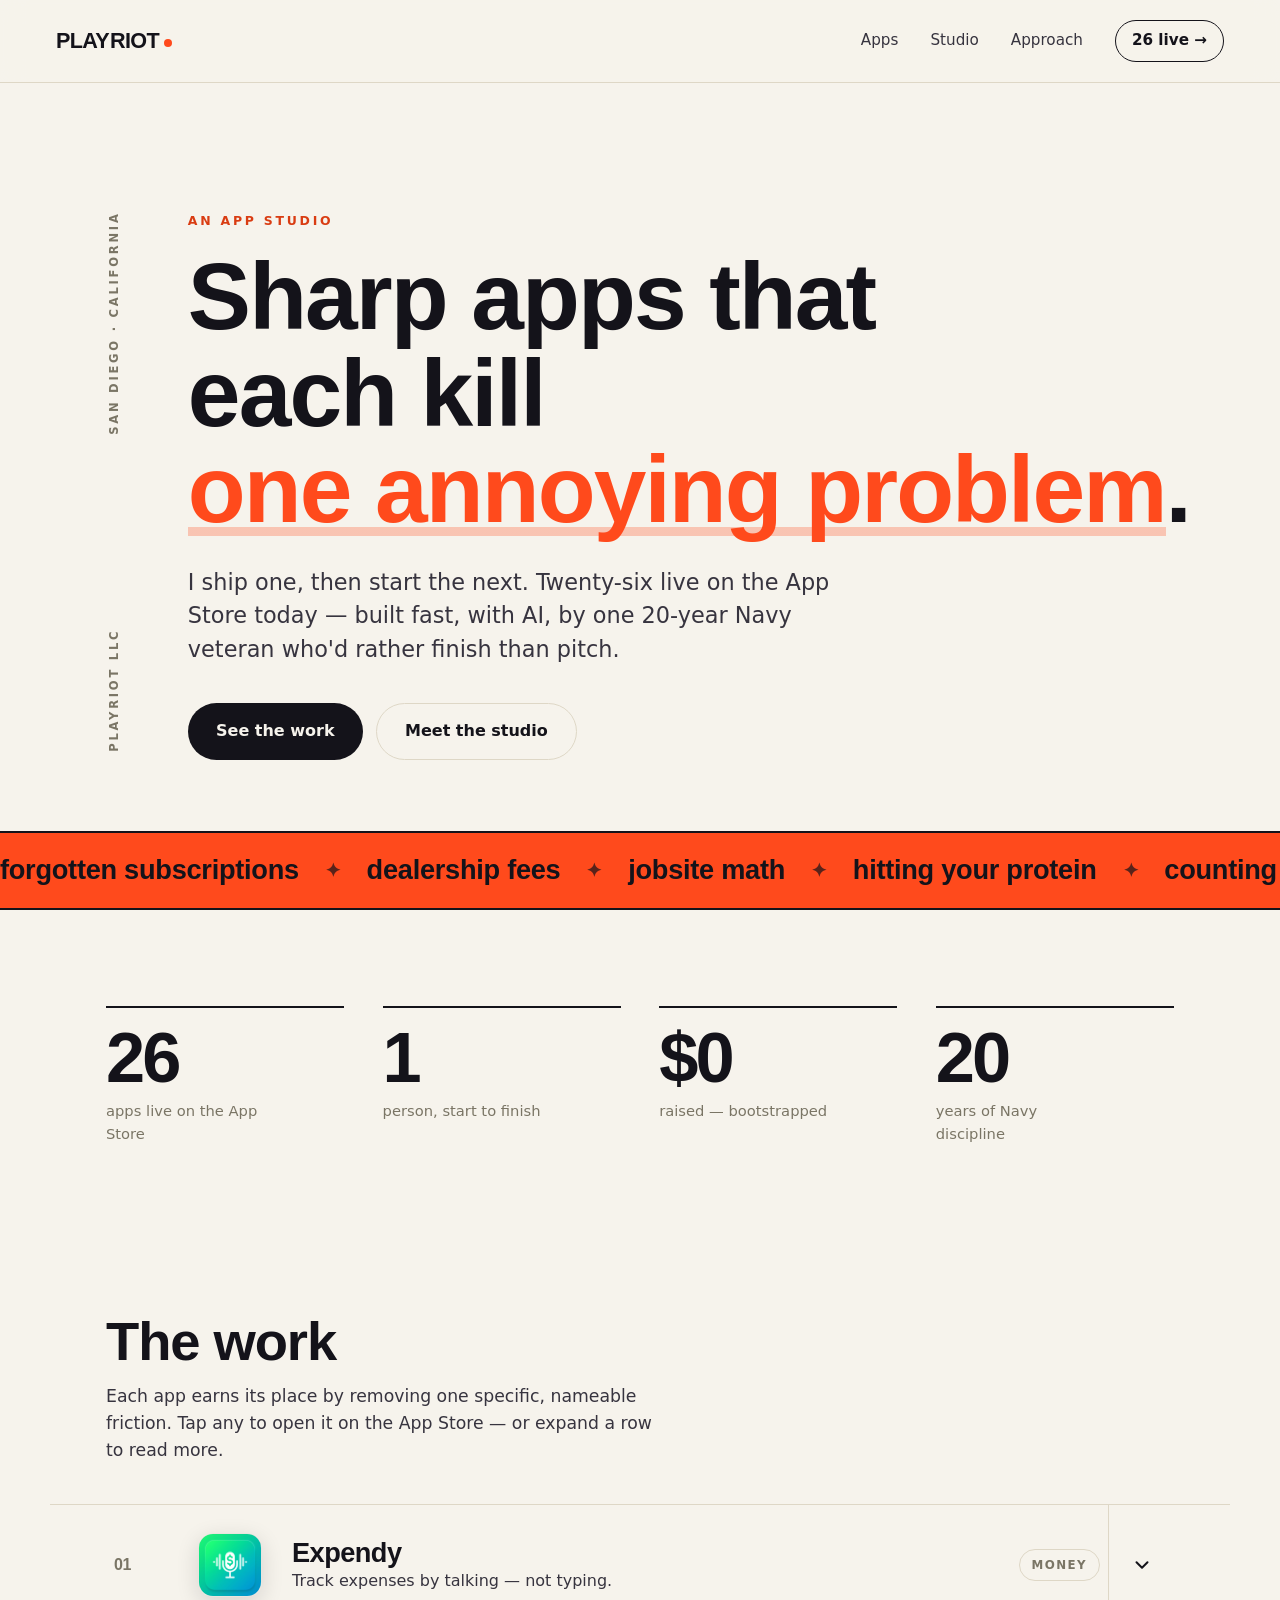
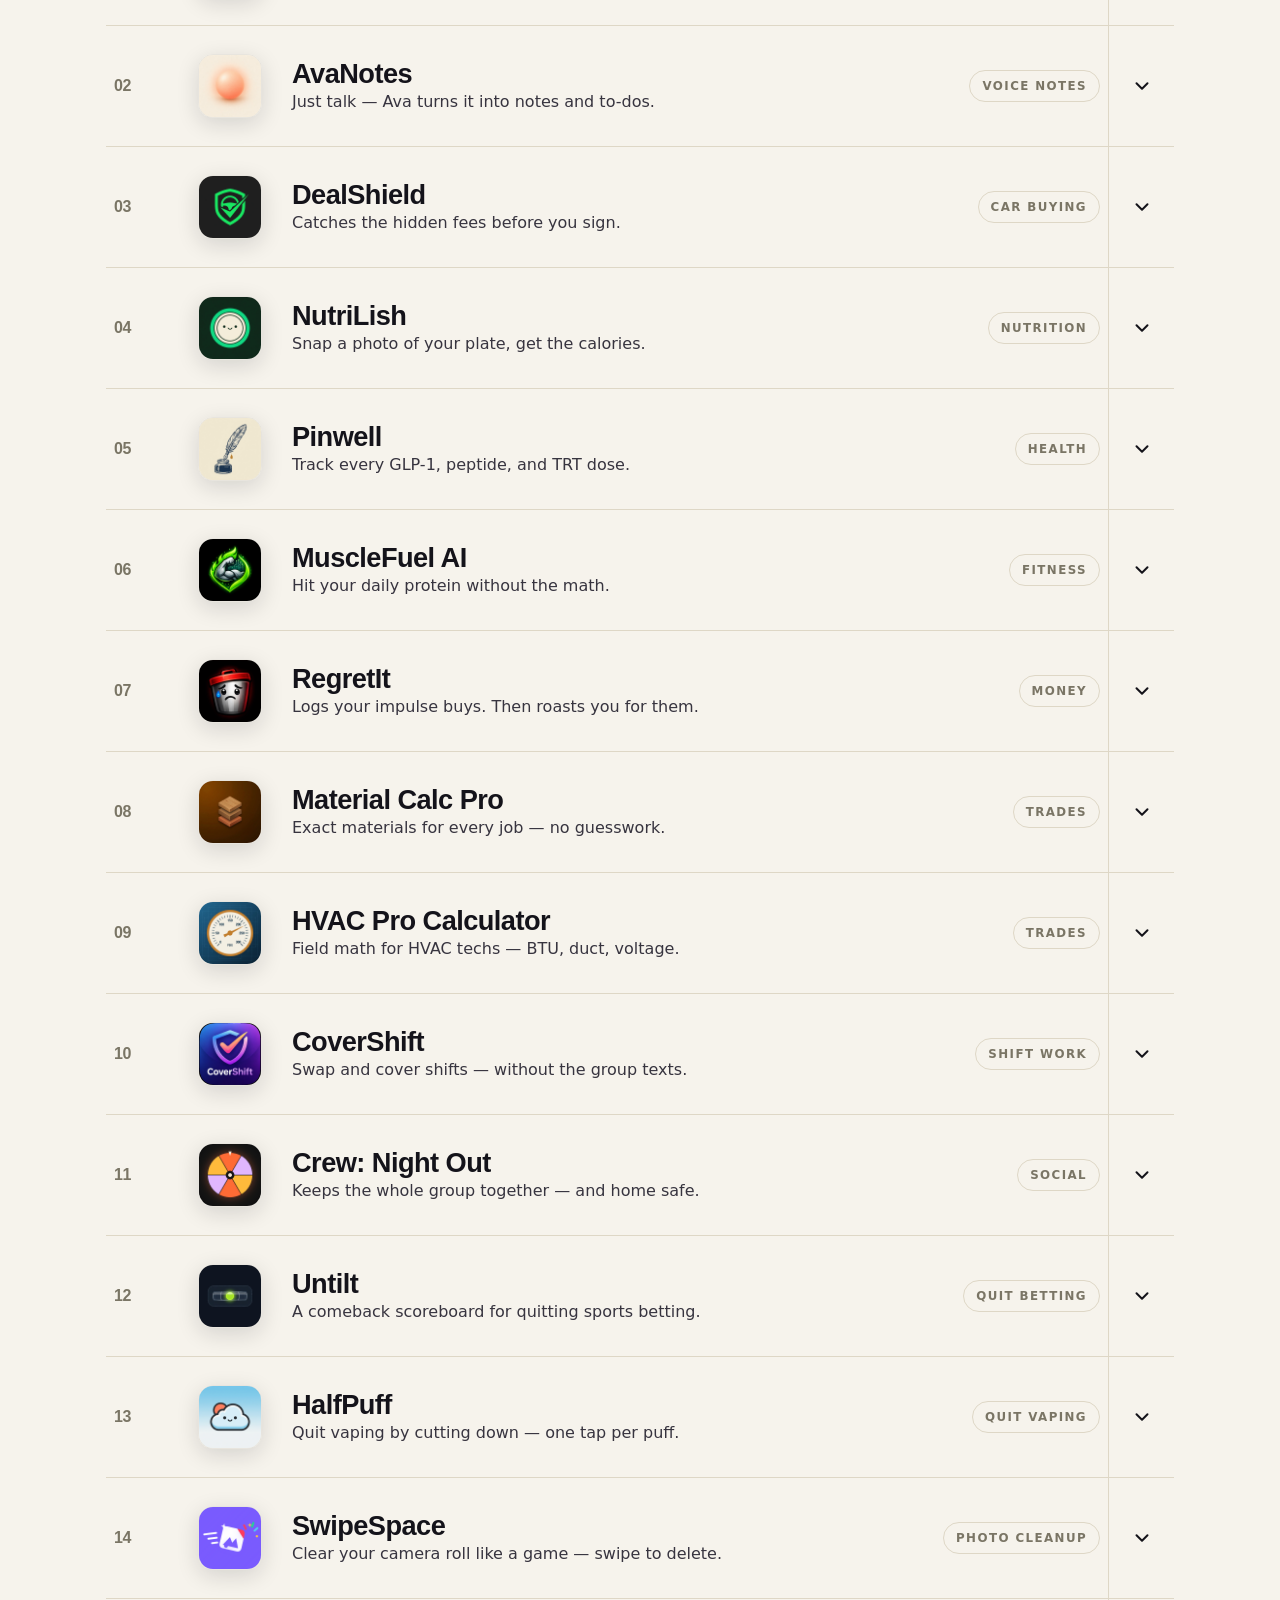
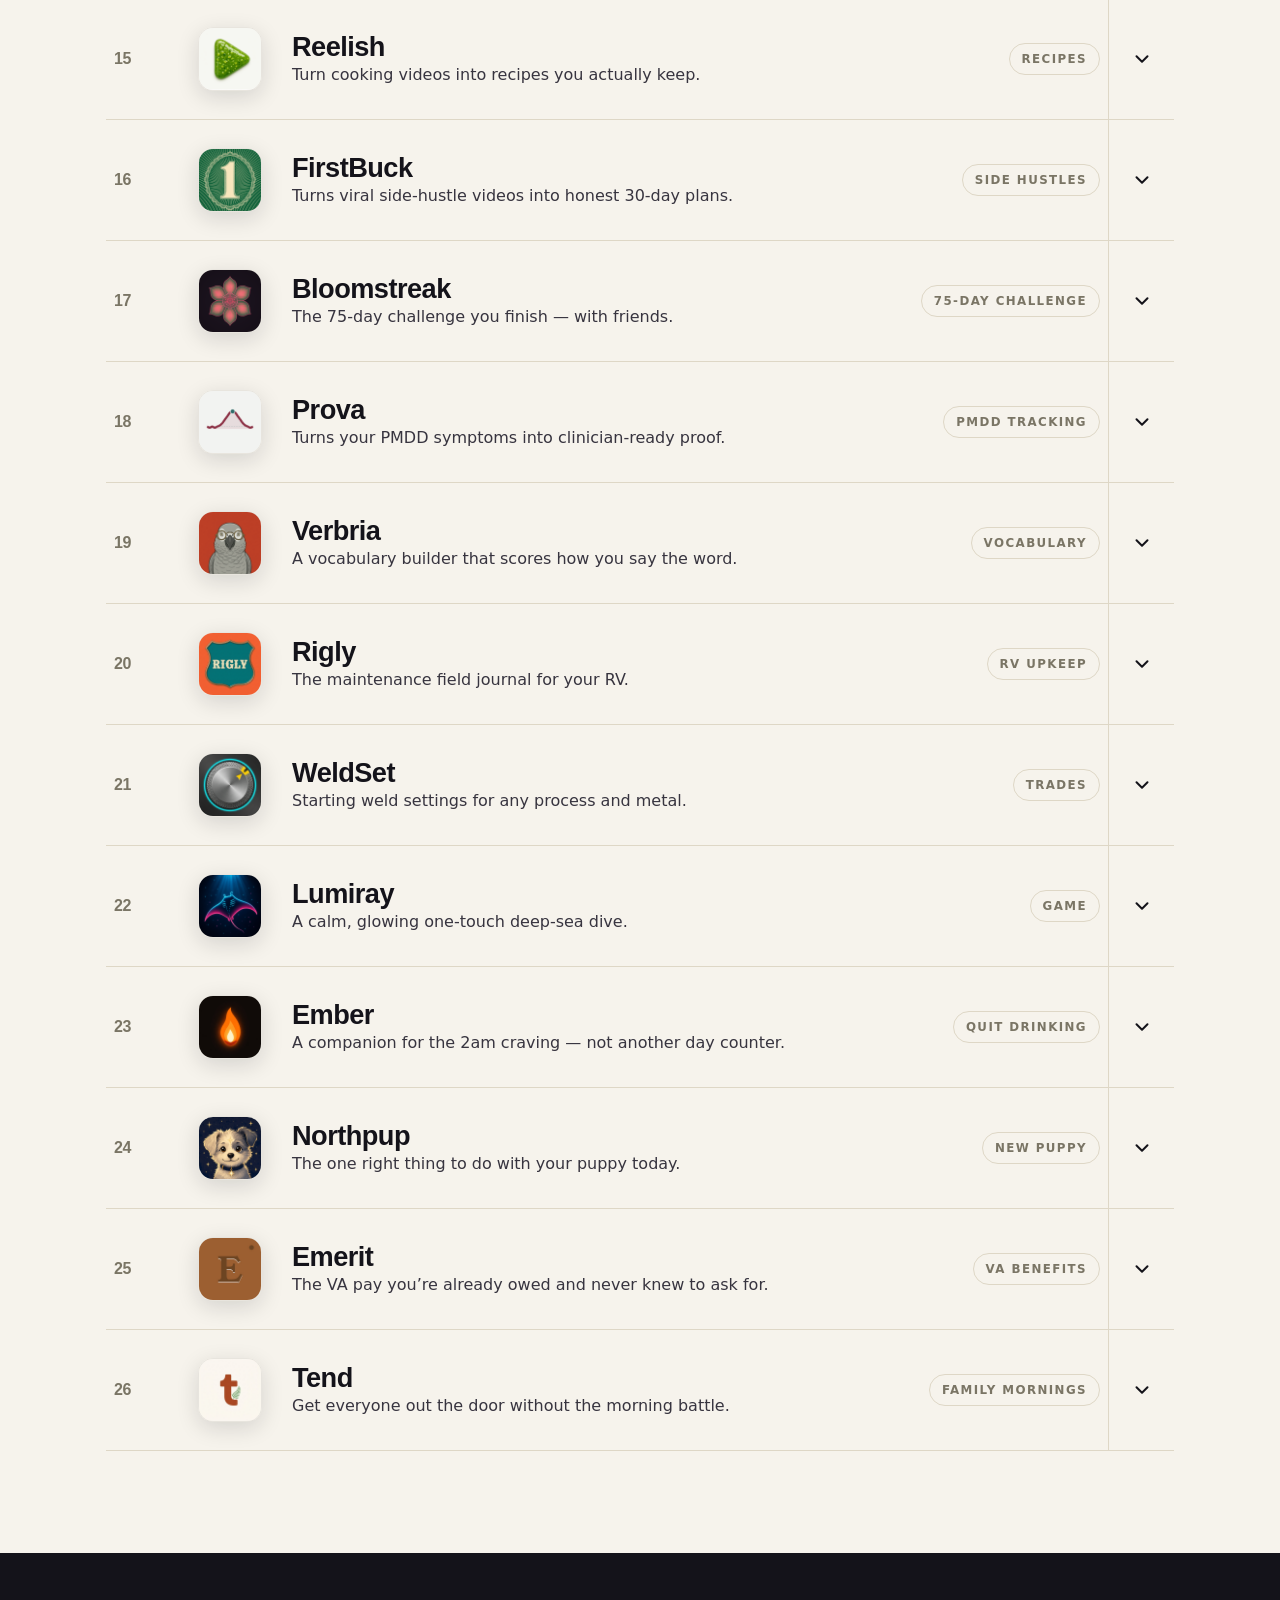
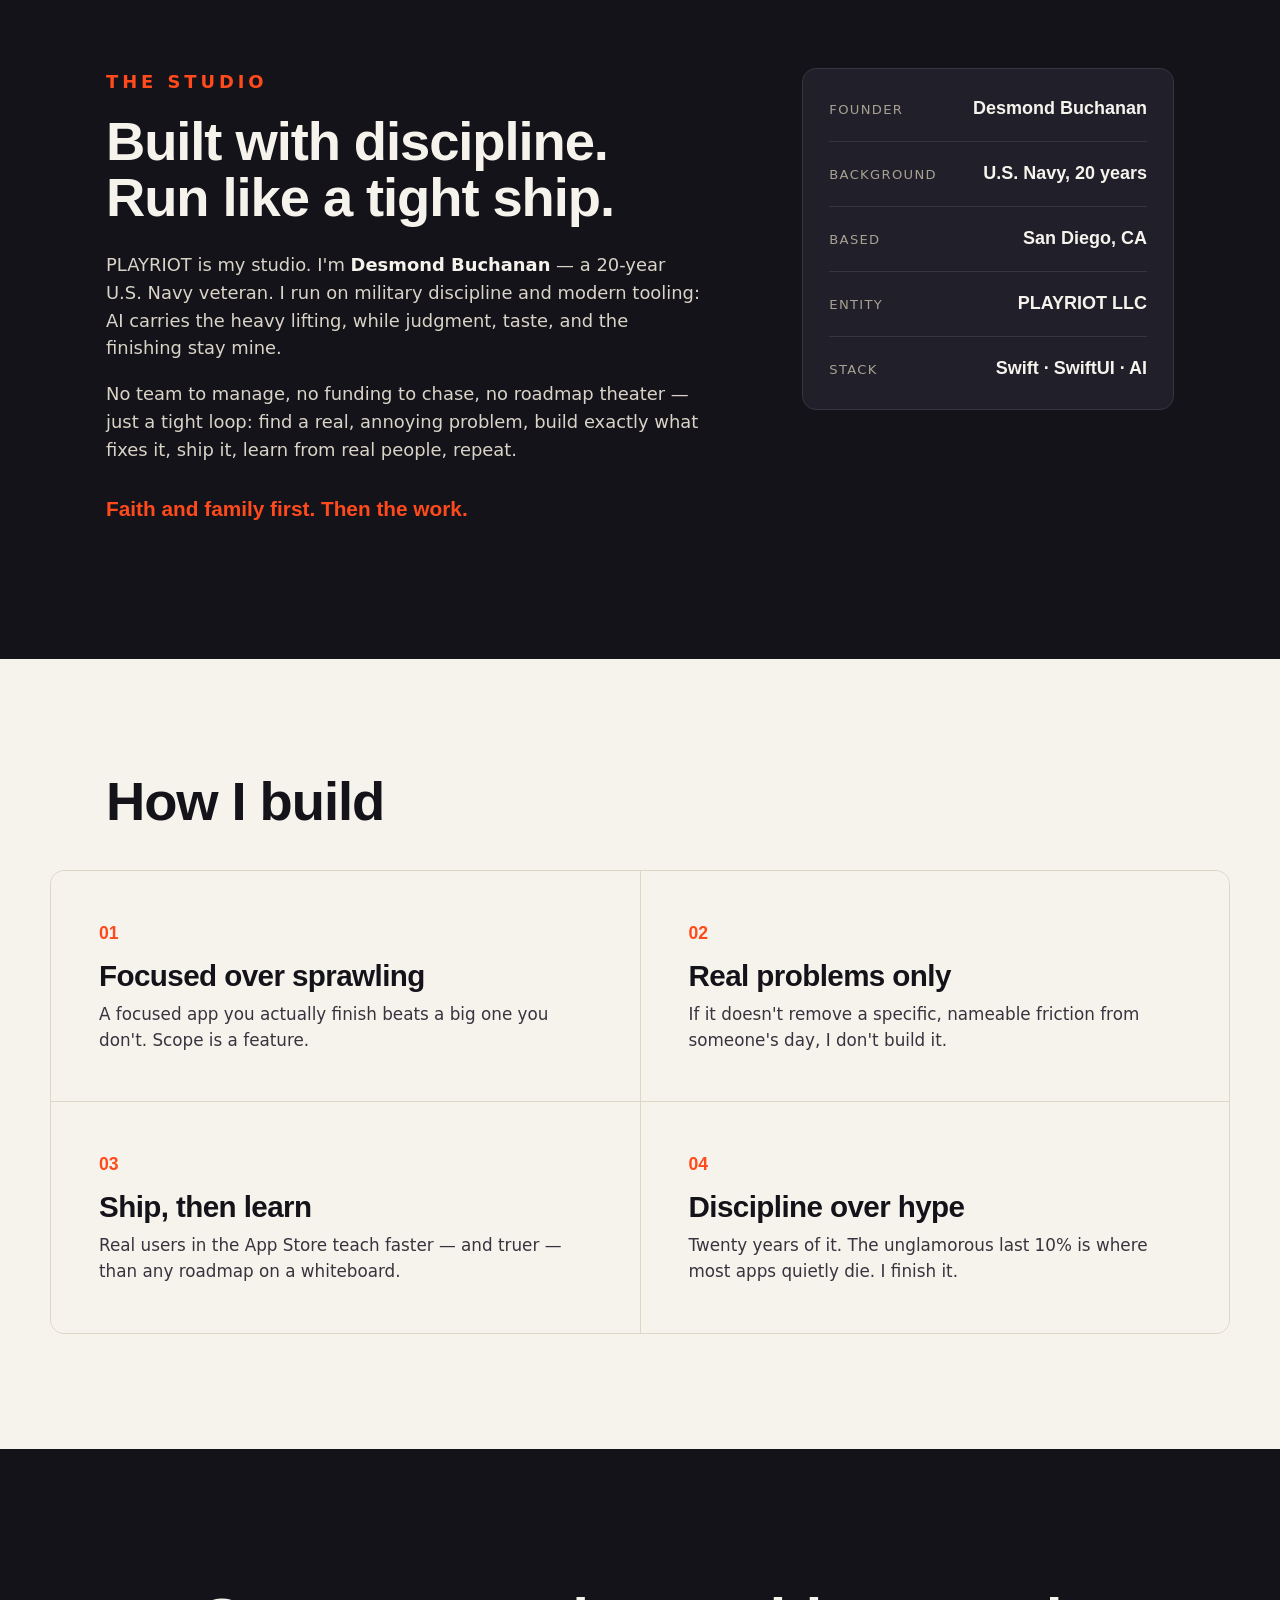
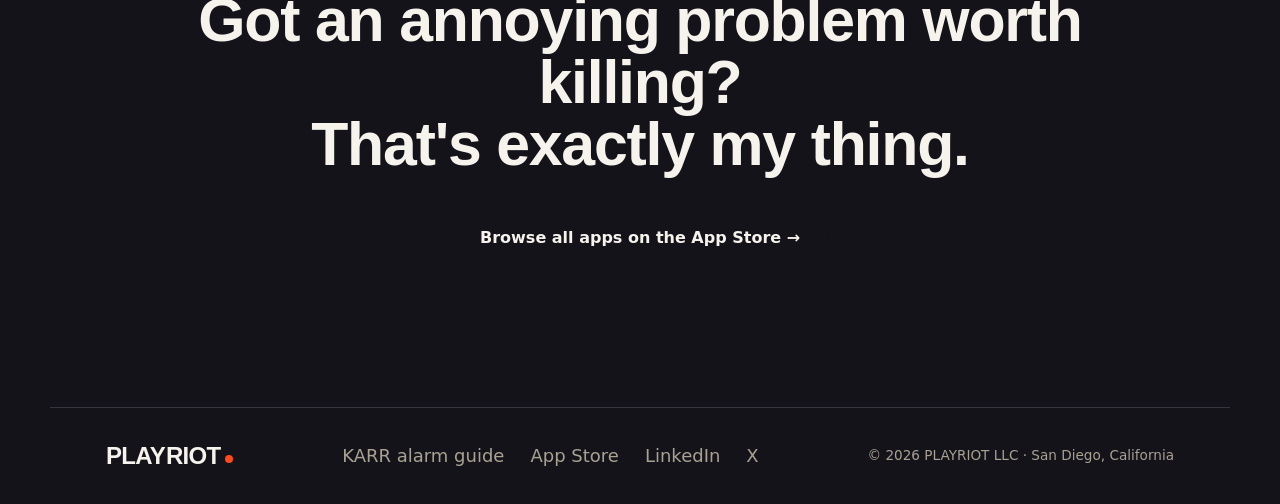
<file: index.html>
<!DOCTYPE html>
<html lang="en">
<head>
<meta charset="UTF-8" />
<meta name="viewport" content="width=device-width, initial-scale=1.0" />
<title>PLAYRIOT — An app studio</title>
<meta name="description" content="PLAYRIOT is an app studio shipping sharp apps that each kill one annoying problem. Twenty-six live on the App Store. Built fast with AI, by a 20-year Navy veteran." />
<meta property="og:title" content="PLAYRIOT — An app studio" />
<meta property="og:description" content="Sharp apps that each kill one annoying problem. Twenty-six live on the App Store." />
<meta property="og:type" content="website" />
<meta property="og:url" content="https://playriot.co" />
<meta property="og:image" content="https://playriot.co/assets/og.png?v=4" />
<meta property="og:image:width" content="2400" />
<meta property="og:image:height" content="1260" />
<meta property="og:image:alt" content="PLAYRIOT — 26 apps live on the App Store" />
<meta name="twitter:card" content="summary_large_image" />
<meta name="twitter:title" content="PLAYRIOT — An app studio" />
<meta name="twitter:description" content="Sharp apps that each kill one annoying problem. Twenty-six live on the App Store." />
<meta name="twitter:image" content="https://playriot.co/assets/og.png?v=4" />
<meta name="theme-color" content="#14131A" />
<meta name="p:domain_verify" content="0d01936d62a4ef4df48cd6e7d06768fb"/>
<link rel="icon" href="assets/favicon.svg" type="image/svg+xml" />
<link rel="preconnect" href="https://api.fontshare.com" crossorigin />
<link href="https://api.fontshare.com/v2/css?f[]=clash-display@600,700&f[]=general-sans@400,500,600&display=swap" rel="stylesheet" />
<link rel="stylesheet" href="styles.css?v=3" />
</head>
<body>
<a class="skip" href="#apps">Skip to apps</a>

<!-- NAV -->
<header class="nav" id="top">
  <a class="wordmark" href="#top" aria-label="PLAYRIOT home">PLAY<span>RIOT</span><i class="dot" aria-hidden="true"></i></a>
  <nav class="nav-links" aria-label="Primary">
    <a href="#apps">Apps</a>
    <a href="#studio">Studio</a>
    <a href="#approach">Approach</a>
    <a class="nav-cta" id="nav-count" href="#apps">22 live →</a>
  </nav>
</header>

<!-- HERO -->
<section class="hero">
  <div class="hero-side" aria-hidden="true">
    <span>PLAYRIOT LLC</span><span>SAN DIEGO · CALIFORNIA</span>
  </div>
  <div class="hero-main">
    <p class="eyebrow" data-reveal>An app studio</p>
    <h1 data-reveal>
      Sharp apps that each kill <span class="hl">one annoying problem</span>.
    </h1>
    <p class="lede" data-reveal>
      I ship one, then start the next. Twenty-six live on the App Store today — built fast, with AI,
      by one 20-year Navy veteran who'd rather finish than pitch.
    </p>
    <div class="hero-actions" data-reveal>
      <a class="btn btn-primary" href="#apps">See the work</a>
      <a class="btn btn-ghost" href="#studio">Meet the studio</a>
    </div>
  </div>
</section>

<!-- MARQUEE: the problems I kill -->
<div class="marquee" aria-hidden="true">
  <div class="marquee-track">
    <span>forgotten subscriptions</span><i>✦</i><span>dealership fees</span><i>✦</i><span>jobsite math</span><i>✦</i><span>hitting your protein</span><i>✦</i><span>counting calories</span><i>✦</i><span>impulse buys</span><i>✦</i><span>getting home safe</span><i>✦</i><span>HVAC field math</span><i>✦</i><span>voice notes you forget</span><i>✦</i><span>shift-swap group texts</span><i>✦</i><span>tracking your GLP-1</span><i>✦</i><span>quitting sports betting</span><i>✦</i><span>quitting vaping</span><i>✦</i><span>a cluttered camera roll</span><i>✦</i><span>lost cooking videos</span><i>✦</i><span>starting a side hustle</span><i>✦</i><span>finishing 75 hard</span><i>✦</i><span>proving your PMDD</span><i>✦</i><span>words that won’t stick</span><i>✦</i><span>RV maintenance</span><i>✦</i><span>welding settings</span><i>✦</i><span>a calm deep-sea dive</span><i>✦</i>
    <span>forgotten subscriptions</span><i>✦</i><span>dealership fees</span><i>✦</i><span>jobsite math</span><i>✦</i><span>hitting your protein</span><i>✦</i><span>counting calories</span><i>✦</i><span>impulse buys</span><i>✦</i><span>getting home safe</span><i>✦</i><span>HVAC field math</span><i>✦</i><span>voice notes you forget</span><i>✦</i><span>shift-swap group texts</span><i>✦</i><span>tracking your GLP-1</span><i>✦</i><span>quitting sports betting</span><i>✦</i><span>quitting vaping</span><i>✦</i><span>a cluttered camera roll</span><i>✦</i><span>lost cooking videos</span><i>✦</i><span>starting a side hustle</span><i>✦</i><span>finishing 75 hard</span><i>✦</i><span>proving your PMDD</span><i>✦</i><span>words that won’t stick</span><i>✦</i><span>RV maintenance</span><i>✦</i><span>welding settings</span><i>✦</i><span>a calm deep-sea dive</span><i>✦</i>
  </div>
</div>

<!-- NUMBERS -->
<section class="stats">
  <div class="stat" data-reveal><b data-app-count>26</b><span>apps live on the App Store</span></div>
  <div class="stat" data-reveal><b>1</b><span>person, start to finish</span></div>
  <div class="stat" data-reveal><b>$0</b><span>raised — bootstrapped</span></div>
  <div class="stat" data-reveal><b>20</b><span>years of Navy discipline</span></div>
</section>

<!-- APPS / WORK INDEX -->
<section class="apps" id="apps">
  <div class="section-head" data-reveal>
    <h2>The work</h2>
    <p>Each app earns its place by removing one specific, nameable friction. Tap any to open it on the App Store — or expand a row to read more.</p>
  </div>
  <ol class="work-index" id="work-list"><!-- injected by script.js from apps data --></ol>
</section>

<!-- STUDIO / FOUNDER -->
<section class="studio" id="studio">
  <div class="studio-grid">
    <div class="studio-copy" data-reveal>
      <p class="eyebrow">The studio</p>
      <h2>Built with discipline.<br/>Run like a tight ship.</h2>
      <p>
        PLAYRIOT is my studio. I'm <strong>Desmond Buchanan</strong> — a 20-year U.S. Navy
        veteran. I run on military discipline and modern tooling:
        AI carries the heavy lifting, while judgment, taste, and the finishing stay mine.
      </p>
      <p>
        No team to manage, no funding to chase, no roadmap theater — just a tight loop:
        find a real, annoying problem, build exactly what fixes it, ship it,
        learn from real people, repeat.
      </p>
      <p class="creed">Faith and family first. Then the work.</p>
    </div>
    <aside class="studio-card" data-reveal aria-label="Studio facts">
      <ul>
        <li><span>Founder</span><b>Desmond Buchanan</b></li>
        <li><span>Background</span><b>U.S. Navy, 20 years</b></li>
        <li><span>Based</span><b>San Diego, CA</b></li>
        <li><span>Entity</span><b>PLAYRIOT LLC</b></li>
        <li><span>Stack</span><b>Swift · SwiftUI · AI</b></li>
      </ul>
    </aside>
  </div>
</section>

<!-- APPROACH -->
<section class="approach" id="approach">
  <div class="section-head" data-reveal>
    <h2>How I build</h2>
  </div>
  <div class="principles">
    <div class="principle" data-reveal><span>01</span><h3>Focused over sprawling</h3><p>A focused app you actually finish beats a big one you don't. Scope is a feature.</p></div>
    <div class="principle" data-reveal><span>02</span><h3>Real problems only</h3><p>If it doesn't remove a specific, nameable friction from someone's day, I don't build it.</p></div>
    <div class="principle" data-reveal><span>03</span><h3>Ship, then learn</h3><p>Real users in the App Store teach faster — and truer — than any roadmap on a whiteboard.</p></div>
    <div class="principle" data-reveal><span>04</span><h3>Discipline over hype</h3><p>Twenty years of it. The unglamorous last 10% is where most apps quietly die. I finish it.</p></div>
  </div>
</section>

<!-- CTA / FOOTER -->
<footer class="footer" id="contact">
  <div class="footer-cta" data-reveal>
    <h2>Got an annoying problem worth killing?<br/>That's exactly my thing.</h2>
    <a class="btn btn-primary" href="https://apps.apple.com/us/developer/playriot-llc/id1875195414" target="_blank" rel="noopener">Browse all apps on the App Store →</a>
  </div>
  <div class="footer-bottom">
    <a class="wordmark small" href="#top">PLAY<span>RIOT</span><i class="dot"></i></a>
    <nav class="footer-links" aria-label="Footer">
      <a href="/karr">KARR alarm guide</a>
      <a href="https://apps.apple.com/us/developer/playriot-llc/id1875195414" target="_blank" rel="noopener">App Store</a>
      <a href="https://www.linkedin.com/in/desmondb/" target="_blank" rel="noopener">LinkedIn</a>
      <a href="https://x.com/CEOMrDB" target="_blank" rel="noopener">X</a>
    </nav>
    <p class="legal">© <span id="yr">2026</span> PLAYRIOT LLC · San Diego, California</p>
  </div>
</footer>

<script src="script.js?v=13"></script>
</body>
</html>
</file>
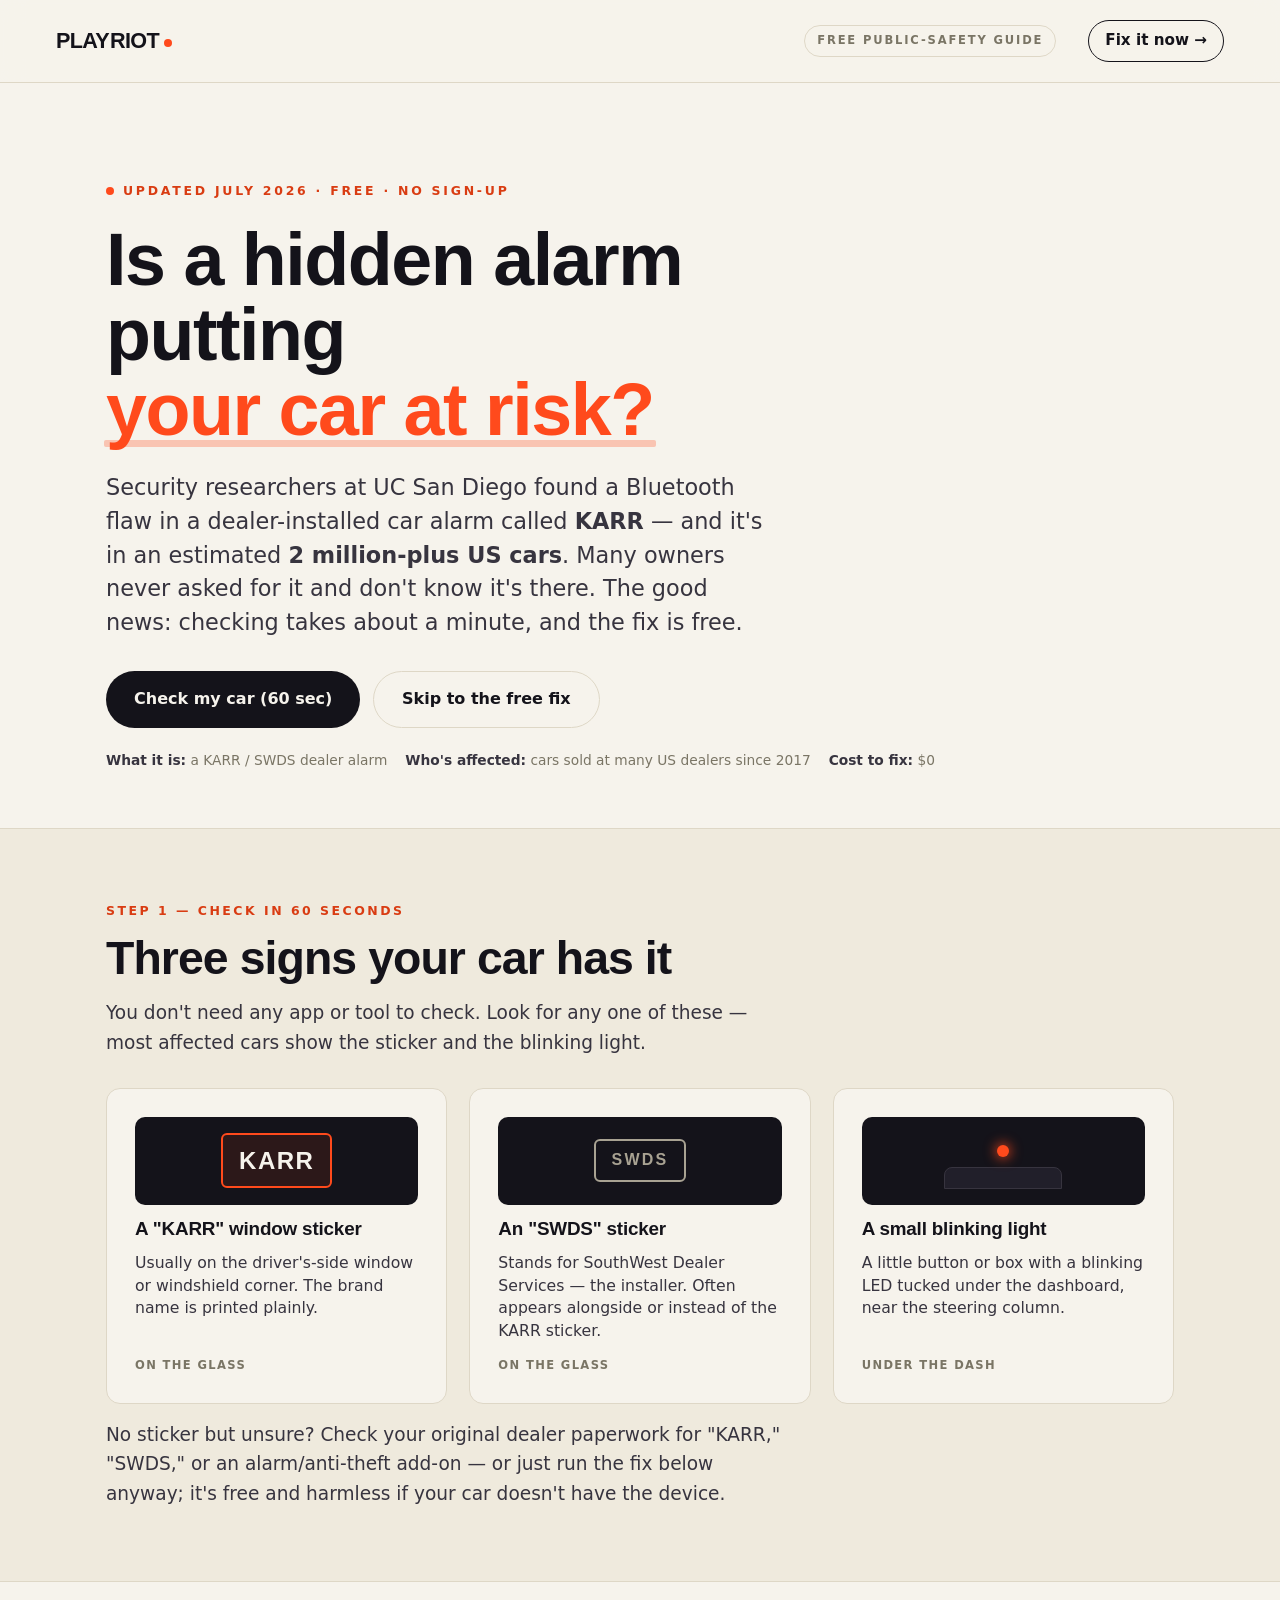
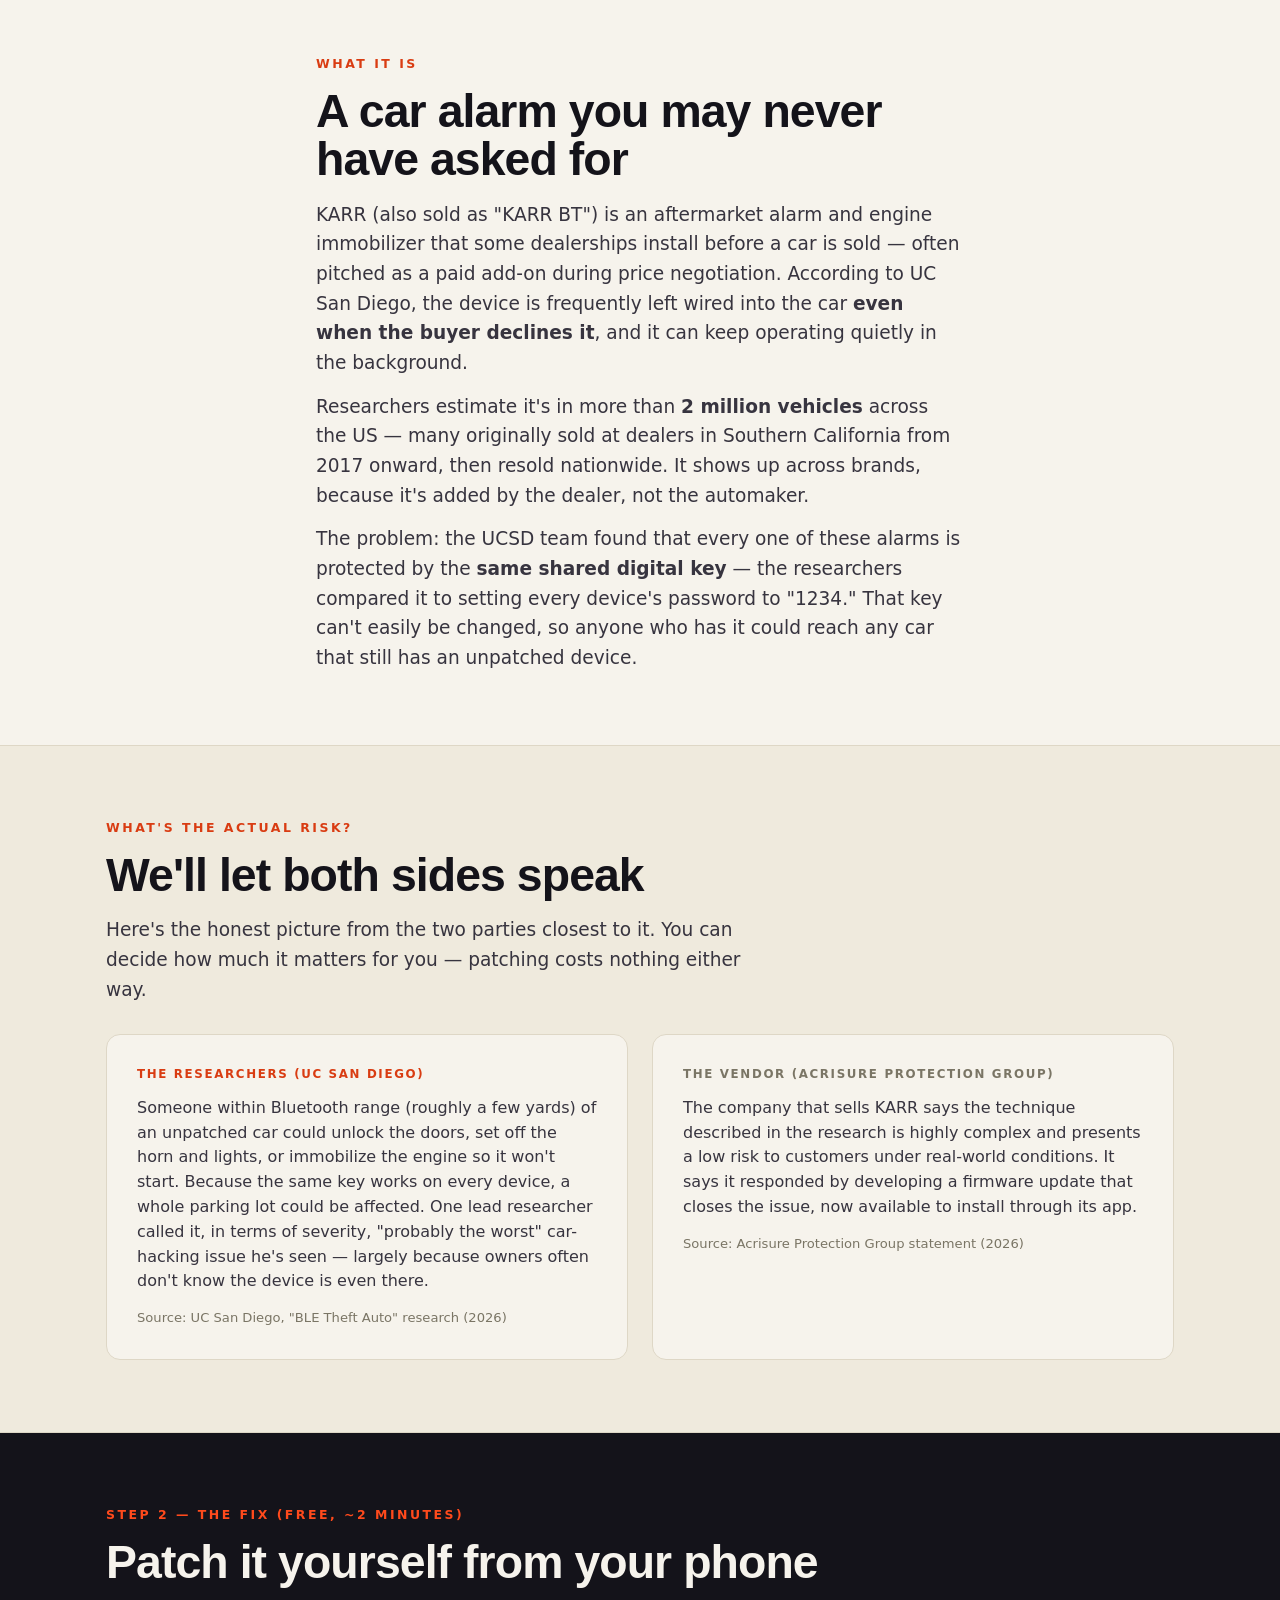
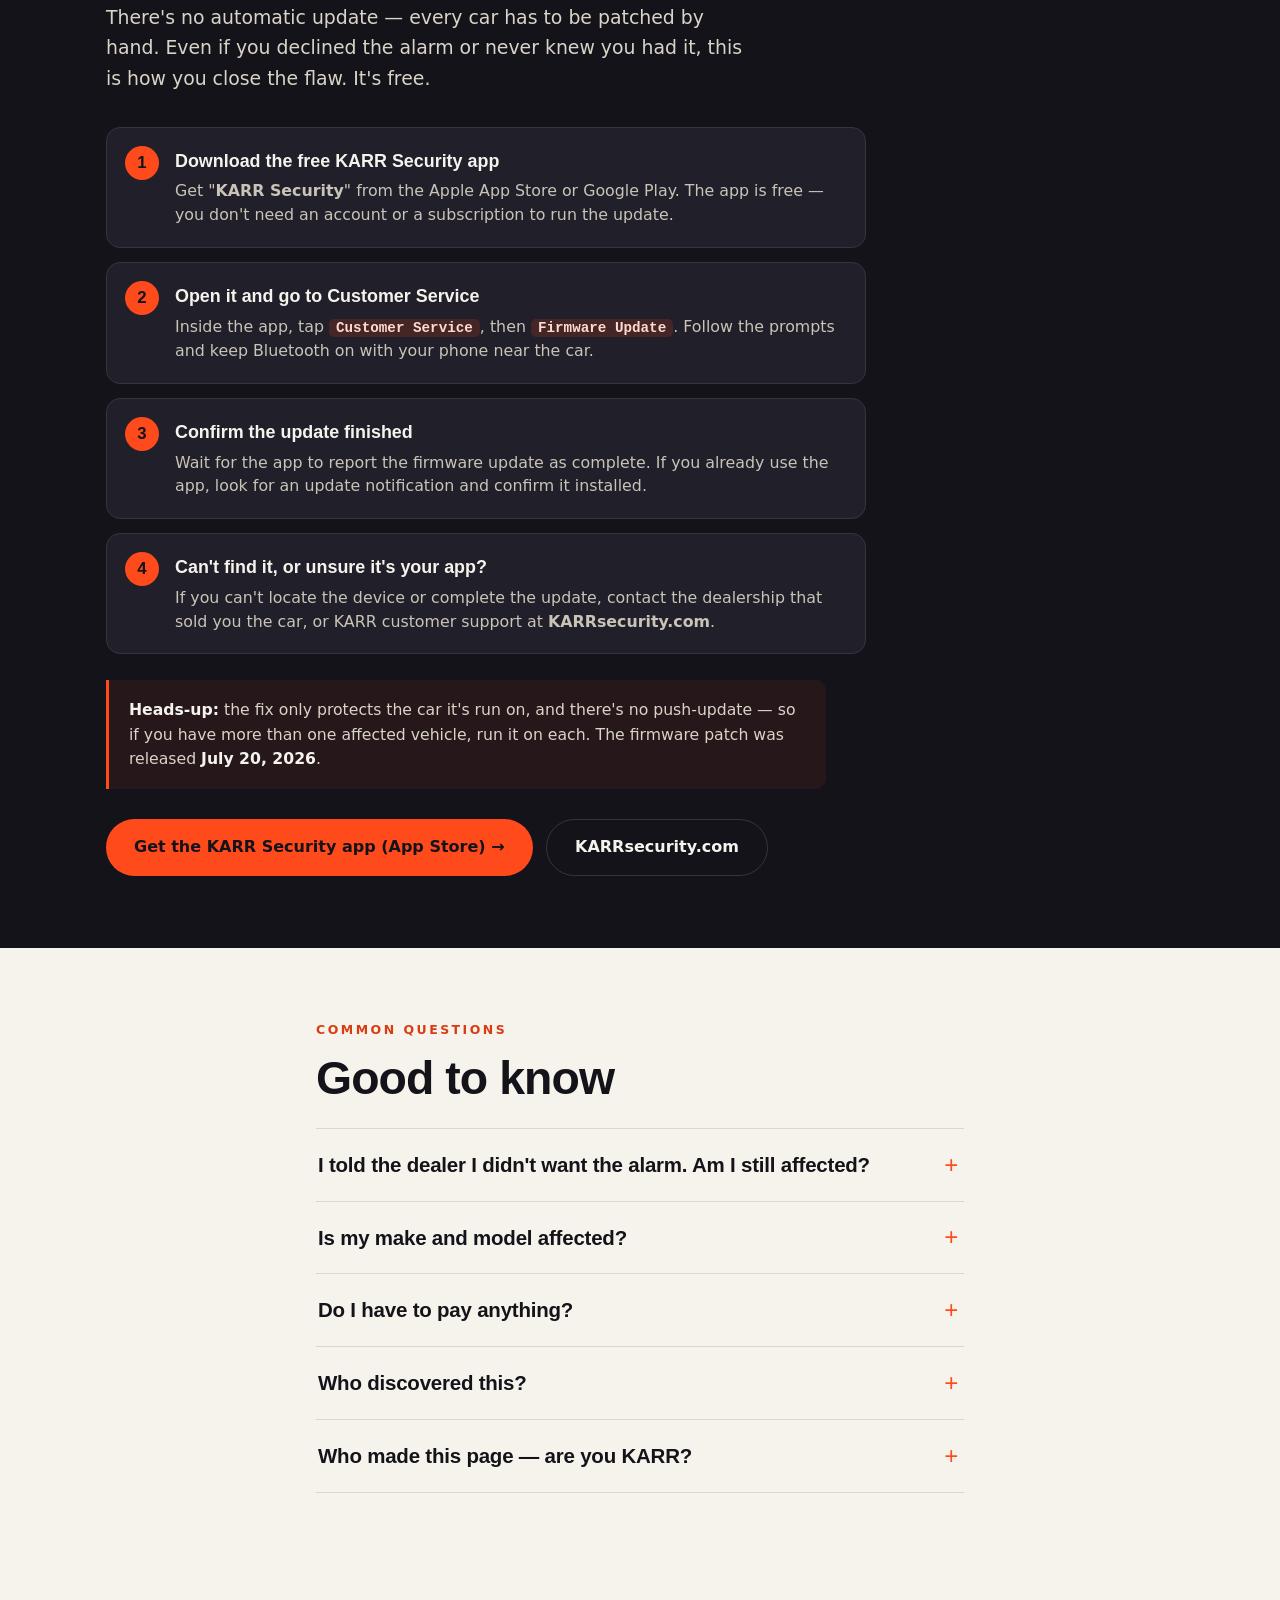
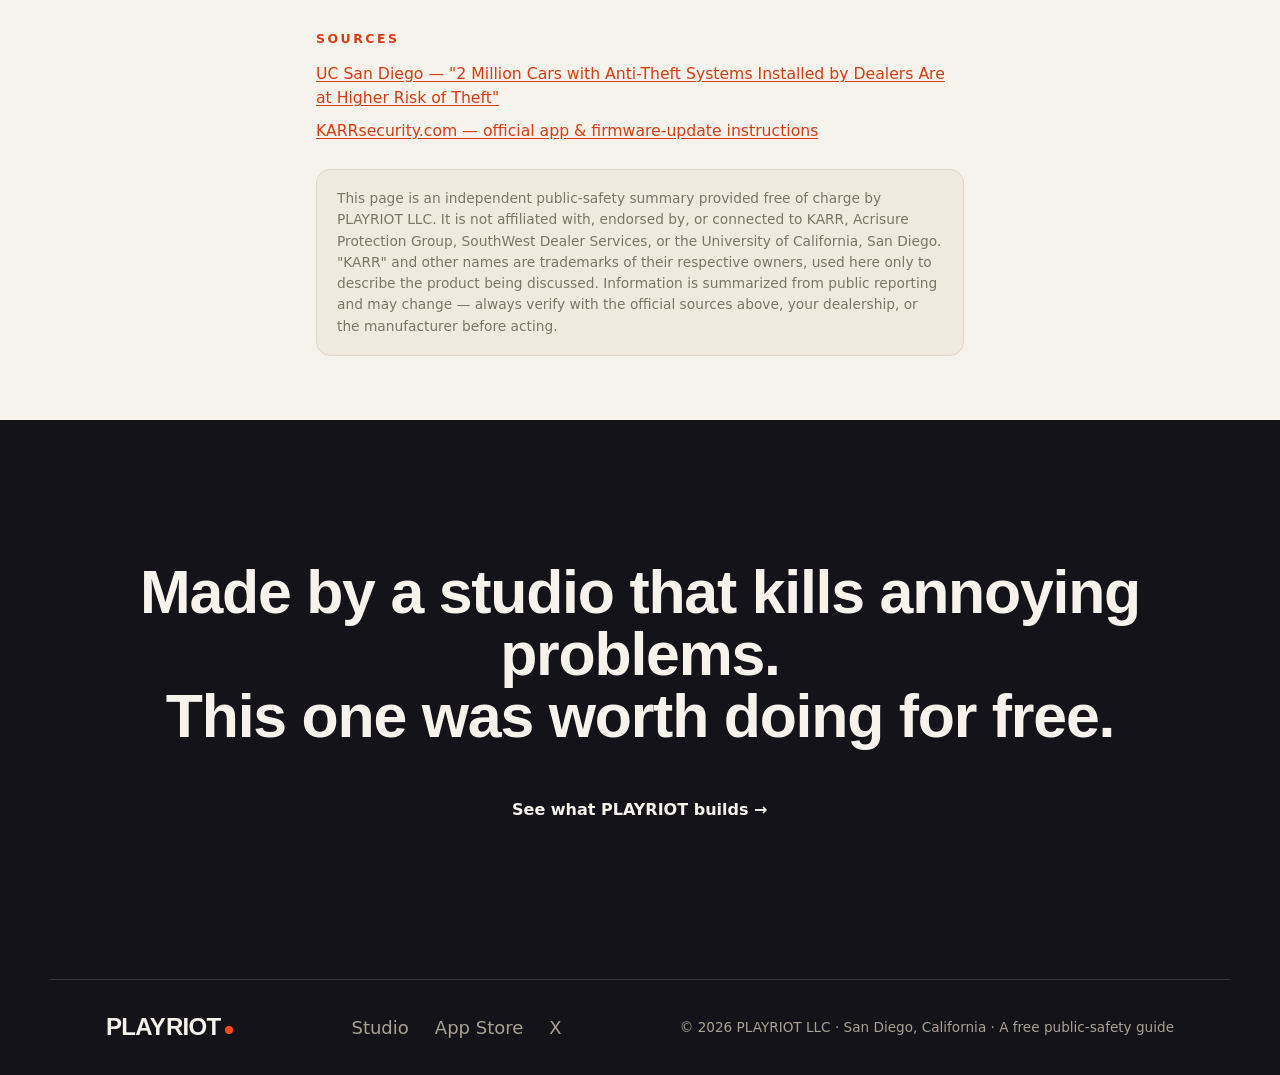
<file: karr/index.html>
<!DOCTYPE html>
<html lang="en">
<head>
<meta charset="UTF-8" />
<meta name="viewport" content="width=device-width, initial-scale=1.0" />
<title>Does your car have a KARR alarm? How to check — and patch the Bluetooth flaw | PLAYRIOT</title>
<meta name="description" content="A dealer-installed KARR / SWDS car alarm with a Bluetooth security flaw is in an estimated 2 million+ US cars — many owners never asked for it. Here's how to check your car in 60 seconds and patch it free in about 2 minutes." />
<meta name="keywords" content="KARR alarm, KARR sticker, KARR blinking light, SWDS car alarm, dealer installed car alarm, KARR Bluetooth vulnerability, how to check KARR alarm, how to patch KARR alarm, KARR security app, Acrisure Protection Group" />
<link rel="canonical" href="https://playriot.co/karr/" />
<meta name="robots" content="index,follow" />
<meta property="og:title" content="Does your car have a KARR alarm? How to check — and patch the Bluetooth flaw" />
<meta property="og:description" content="A hidden dealer-installed alarm with a Bluetooth flaw is in 2 million+ US cars. Check yours in 60 seconds — and fix it free." />
<meta property="og:type" content="article" />
<meta property="og:url" content="https://playriot.co/karr/" />
<meta property="og:image" content="https://playriot.co/assets/og.png?v=2" />
<meta property="og:image:width" content="2400" />
<meta property="og:image:height" content="1260" />
<meta name="twitter:card" content="summary_large_image" />
<meta name="twitter:title" content="Does your car have a KARR alarm? How to check — and patch the Bluetooth flaw" />
<meta name="twitter:description" content="A hidden dealer-installed alarm with a Bluetooth flaw is in 2 million+ US cars. Check yours in 60 seconds — and fix it free." />
<meta name="twitter:image" content="https://playriot.co/assets/og.png?v=2" />
<meta name="theme-color" content="#14131A" />
<link rel="icon" href="../assets/favicon.svg" type="image/svg+xml" />
<link rel="preconnect" href="https://api.fontshare.com" crossorigin />
<link href="https://api.fontshare.com/v2/css?f[]=clash-display@600,700&f[]=general-sans@400,500,600&display=swap" rel="stylesheet" />
<link rel="stylesheet" href="../styles.css?v=2" />
<style>
/* ============ KARR public-safety guide — namespaced .k- ============ */
.k-wrap{max-width:var(--maxw);margin:0 auto;padding:0 clamp(20px,5vw,56px)}
.k-narrow{max-width:760px}

/* nav label */
.k-navtag{font-size:.72rem;letter-spacing:.16em;text-transform:uppercase;color:var(--muted);font-weight:600;
  border:1px solid var(--line);padding:6px 12px;border-radius:100px;white-space:nowrap}

/* hero */
.k-hero{max-width:var(--maxw);margin:0 auto;padding:clamp(44px,8vw,92px) clamp(20px,5vw,56px) clamp(30px,5vw,56px)}
.k-hero .eyebrow{display:inline-flex;align-items:center;gap:9px}
.k-hero .eyebrow::before{content:"";width:8px;height:8px;border-radius:50%;background:var(--riot);
  box-shadow:0 0 0 0 rgba(255,74,28,.5);animation:kpulse 2s var(--ease) infinite}
.k-hero h1{font-size:clamp(2.3rem,6.2vw,4.6rem);margin:4px 0 24px;max-width:15ch}
.k-hero h1 .hl{color:var(--riot);position:relative;white-space:nowrap}
.k-hero h1 .hl::after{content:"";position:absolute;left:-2px;right:-2px;bottom:.06em;height:.10em;background:var(--riot);opacity:.28;border-radius:2px}
.k-lede{font-size:clamp(1.08rem,2vw,1.4rem);color:var(--ink-soft);max-width:660px;line-height:1.5}
.k-actions{display:flex;flex-wrap:wrap;gap:13px;margin-top:32px}
.k-micro{margin-top:22px;font-size:.86rem;color:var(--muted);display:flex;flex-wrap:wrap;gap:6px 18px}
.k-micro b{color:var(--ink-soft);font-weight:600}

/* section rhythm */
.k-sec{padding:clamp(40px,6vw,72px) 0}
.k-sec.alt{background:var(--paper-2);border-top:1px solid var(--line);border-bottom:1px solid var(--line)}
.k-kicker{font-size:.78rem;letter-spacing:.2em;text-transform:uppercase;color:var(--riot-deep);font-weight:600;margin-bottom:14px}
.k-h2{font-size:clamp(1.7rem,4.2vw,2.9rem);letter-spacing:-.02em;line-height:1.04;font-family:"Clash Display",sans-serif;font-weight:700}
.k-sec p.k-body{color:var(--ink-soft);font-size:clamp(1.02rem,1.6vw,1.16rem);line-height:1.6;max-width:680px;margin-top:16px}
.k-sec p.k-body + p.k-body{margin-top:14px}

/* the 3-sign check */
.k-checks{display:grid;grid-template-columns:repeat(3,1fr);gap:clamp(14px,2.4vw,22px);margin-top:30px}
.k-check{background:var(--paper);border:1px solid var(--line);border-radius:var(--r);padding:clamp(20px,2.6vw,28px);
  display:flex;flex-direction:column;gap:14px;transition:.3s var(--ease)}
.k-check:hover{border-color:var(--ink);transform:translateY(-3px);box-shadow:0 14px 34px rgba(20,19,26,.09)}
.k-check .k-vis{height:88px;display:grid;place-items:center;background:var(--ink);border-radius:10px;overflow:hidden}
.k-check h3{font-family:"Clash Display",sans-serif;font-weight:600;font-size:1.18rem;letter-spacing:-.01em}
.k-check p{color:var(--ink-soft);font-size:.98rem;line-height:1.45}
.k-check .k-tag{margin-top:auto;font-size:.72rem;letter-spacing:.12em;text-transform:uppercase;color:var(--muted);font-weight:600}

/* stylized diagrams (honest — not photos) */
.k-sticker{font-family:"Clash Display",sans-serif;font-weight:700;letter-spacing:.06em;color:var(--paper);
  border:2px solid var(--riot);border-radius:6px;padding:7px 16px;font-size:1.5rem;background:rgba(255,74,28,.10)}
.k-sticker.small{font-size:1rem;letter-spacing:.14em;color:var(--muted-d);border-color:var(--muted-d);background:none}
.k-dash{position:relative;width:118px;height:56px}
.k-dash .k-bar{position:absolute;inset:auto 0 0 0;height:22px;background:var(--ink-2);border:1px solid var(--ink-soft);border-radius:8px 8px 0 0}
.k-led{position:absolute;left:50%;top:12px;transform:translateX(-50%);width:12px;height:12px;border-radius:50%;
  background:var(--riot);box-shadow:0 0 12px 2px rgba(255,74,28,.7);animation:kpulse 1.4s var(--ease) infinite}
@keyframes kpulse{0%{box-shadow:0 0 0 0 rgba(255,74,28,.55)}70%{box-shadow:0 0 0 12px rgba(255,74,28,0)}100%{box-shadow:0 0 0 0 rgba(255,74,28,0)}}

/* fix — dark, prominent */
.k-fix{background:var(--ink);color:var(--paper)}
.k-fix .k-kicker{color:var(--riot)}
.k-fix .k-h2{color:var(--paper)}
.k-fix .k-lead{color:#D9D4C7;font-size:clamp(1.02rem,1.6vw,1.18rem);line-height:1.6;max-width:640px;margin-top:16px}
.k-steps{list-style:none;counter-reset:step;margin:34px 0 0;display:grid;gap:14px;max-width:760px}
.k-steps li{counter-increment:step;background:var(--ink-2);border:1px solid var(--ink-soft);border-radius:var(--r);
  padding:20px 22px 20px 68px;position:relative}
.k-steps li::before{content:counter(step);position:absolute;left:18px;top:18px;width:34px;height:34px;border-radius:50%;
  background:var(--riot);color:var(--ink);font-family:"Clash Display",sans-serif;font-weight:700;display:grid;place-items:center;font-size:1.05rem}
.k-steps h4{font-family:"Clash Display",sans-serif;font-weight:600;font-size:1.12rem;color:var(--paper);margin-bottom:4px}
.k-steps p{color:#C9C4B7;font-size:.99rem;line-height:1.5}
.k-steps code{background:rgba(255,74,28,.16);color:#FFD9CD;font-family:ui-monospace,SFMono-Regular,Menlo,monospace;
  font-size:.9em;padding:1px 7px;border-radius:5px;font-weight:600}
.k-fixnote{margin-top:26px;padding:18px 20px;border-left:3px solid var(--riot);background:rgba(255,74,28,.07);
  border-radius:0 10px 10px 0;color:#D9D4C7;font-size:.98rem;line-height:1.55;max-width:720px}
.k-fixnote b{color:var(--paper)}
.k-fix .k-actions{margin-top:30px}
.k-btn-store{background:var(--riot);color:var(--ink)}
.k-btn-store:hover{background:var(--paper);transform:translateY(-2px)}
.k-btn-line{border:1.5px solid var(--ink-soft);color:var(--paper)}
.k-btn-line:hover{border-color:var(--paper);transform:translateY(-2px)}

/* two-up risk framing */
.k-two{display:grid;grid-template-columns:1fr 1fr;gap:clamp(16px,2.6vw,24px);margin-top:30px}
.k-card{border:1px solid var(--line);border-radius:var(--r);padding:clamp(22px,2.8vw,30px);background:var(--paper)}
.k-card .k-lbl{font-size:.74rem;letter-spacing:.14em;text-transform:uppercase;font-weight:700;margin-bottom:12px}
.k-card.res .k-lbl{color:var(--riot-deep)}
.k-card.ven .k-lbl{color:var(--muted)}
.k-card p{color:var(--ink-soft);font-size:1rem;line-height:1.55}
.k-card .k-src{margin-top:14px;font-size:.82rem;color:var(--muted)}

/* faq */
.k-faq{margin-top:26px;border-top:1px solid var(--line)}
.k-faq details{border-bottom:1px solid var(--line)}
.k-faq summary{list-style:none;cursor:pointer;padding:20px 44px 20px 2px;position:relative;
  font-family:"Clash Display",sans-serif;font-weight:600;font-size:clamp(1.05rem,2vw,1.28rem);letter-spacing:-.01em;transition:color .2s}
.k-faq summary::-webkit-details-marker{display:none}
.k-faq summary:hover{color:var(--riot)}
.k-faq summary::after{content:"+";position:absolute;right:6px;top:50%;transform:translateY(-50%);font-size:1.5rem;color:var(--riot);font-weight:400;transition:transform .3s var(--ease)}
.k-faq details[open] summary::after{transform:translateY(-50%) rotate(45deg)}
.k-faq .k-ans{padding:0 6px 22px 2px;color:var(--ink-soft);font-size:1.04rem;line-height:1.6;max-width:720px}
.k-faq .k-ans a{color:var(--riot-deep);text-decoration:underline;text-underline-offset:2px;font-weight:500}

/* sources / disclaimer */
.k-sources{padding:clamp(40px,6vw,64px) 0}
.k-sources ul{list-style:none;margin-top:14px;display:grid;gap:8px}
.k-sources li{color:var(--ink-soft);font-size:.98rem}
.k-sources a{color:var(--riot-deep);text-decoration:underline;text-underline-offset:2px}
.k-disc{margin-top:26px;padding:18px 20px;background:var(--paper-2);border:1px solid var(--line);border-radius:var(--r);
  color:var(--muted);font-size:.86rem;line-height:1.55;max-width:820px}

@media(max-width:760px){
  .k-checks{grid-template-columns:1fr}
  .k-two{grid-template-columns:1fr}
}
@media(prefers-reduced-motion:reduce){
  .k-led,.k-hero .eyebrow::before{animation:none!important}
}
</style>
<noscript><style>[data-reveal]{opacity:1!important;transform:none!important}</style></noscript>
<script type="application/ld+json">
{
  "@context":"https://schema.org",
  "@graph":[
    {
      "@type":"HowTo",
      "name":"How to check for and patch the KARR car-alarm Bluetooth flaw",
      "description":"Check whether your car has a dealer-installed KARR / SWDS alarm and apply the free firmware security update.",
      "totalTime":"PT2M",
      "estimatedCost":{"@type":"MonetaryAmount","currency":"USD","value":"0"},
      "step":[
        {"@type":"HowToStep","name":"Check your car","text":"Look for a KARR window sticker, an SWDS sticker, or a small button with a blinking light under the dashboard near the steering column."},
        {"@type":"HowToStep","name":"Download the free KARR Security app","text":"Get the free KARR Security app from the Apple App Store or Google Play. No account or subscription is needed to run the update."},
        {"@type":"HowToStep","name":"Open Customer Service and run the firmware update","text":"In the app, tap Customer Service, then Firmware Update, and follow the prompts with Bluetooth on and your phone near the car."},
        {"@type":"HowToStep","name":"Confirm it finished","text":"Wait for the app to report the firmware update as complete. If you cannot complete it, contact the selling dealership or KARR customer support at KARRsecurity.com."}
      ]
    },
    {
      "@type":"FAQPage",
      "mainEntity":[
        {"@type":"Question","name":"I told the dealer I didn't want the alarm. Am I still affected?","acceptedAnswer":{"@type":"Answer","text":"Possibly yes. UC San Diego found the device is often left installed and still operating even after a buyer declines it, and even after it is deactivated. Running the free firmware update is the way to be sure it cannot be exploited."}},
        {"@type":"Question","name":"Is my make and model affected?","acceptedAnswer":{"@type":"Answer","text":"It is not tied to a specific automaker — it is added by the dealer, so it spans many brands. Affected cars were largely sold through dealers in Southern California from 2017 onward and then resold across the country. The three signs — a KARR window sticker, an SWDS sticker, or a small blinking light under the dashboard — are the reliable way to tell."}},
        {"@type":"Question","name":"Do I have to pay anything?","acceptedAnswer":{"@type":"Answer","text":"No. The KARR Security app and the firmware update are free. You do not need a paid plan or subscription to patch the flaw."}},
        {"@type":"Question","name":"Who discovered this?","acceptedAnswer":{"@type":"Answer","text":"Security researchers at UC San Diego, in work titled BLE Theft Auto, presented in 2026. They reported it to the vendor before it was made public, and a fix followed."}},
        {"@type":"Question","name":"Who made this page — are you KARR?","acceptedAnswer":{"@type":"Answer","text":"No. This is an independent, free public-safety summary made by PLAYRIOT, a small San Diego app studio. It is not affiliated with KARR, Acrisure Protection Group, SouthWest Dealer Services, or UC San Diego."}}
      ]
    }
  ]
}
</script>
</head>
<body>
<a class="skip" href="#fix">Skip to the fix</a>

<!-- NAV -->
<header class="nav" id="top">
  <a class="wordmark" href="https://playriot.co" aria-label="PLAYRIOT home">PLAY<span>RIOT</span><i class="dot" aria-hidden="true"></i></a>
  <nav class="nav-links" aria-label="Primary">
    <span class="k-navtag">Free public-safety guide</span>
    <a class="nav-cta" href="#fix">Fix it now →</a>
  </nav>
</header>

<!-- HERO -->
<section class="k-hero">
  <p class="eyebrow" data-reveal>Updated July 2026 · Free · No sign-up</p>
  <h1 data-reveal>Is a hidden alarm putting <span class="hl">your car at risk?</span></h1>
  <p class="k-lede" data-reveal>
    Security researchers at UC San Diego found a Bluetooth flaw in a dealer-installed car alarm called
    <strong>KARR</strong> — and it's in an estimated <strong>2 million-plus US cars</strong>. Many owners never asked
    for it and don't know it's there. The good news: checking takes about a minute, and the fix is free.
  </p>
  <div class="k-actions" data-reveal>
    <a class="btn btn-primary" href="#check">Check my car (60 sec)</a>
    <a class="btn btn-ghost" href="#fix">Skip to the free fix</a>
  </div>
  <p class="k-micro" data-reveal>
    <span><b>What it is:</b> a KARR / SWDS dealer alarm</span>
    <span><b>Who's affected:</b> cars sold at many US dealers since 2017</span>
    <span><b>Cost to fix:</b> $0</span>
  </p>
</section>

<!-- THE 60-SECOND CHECK -->
<section class="k-sec alt" id="check">
  <div class="k-wrap">
    <p class="k-kicker" data-reveal>Step 1 — Check in 60 seconds</p>
    <h2 class="k-h2" data-reveal>Three signs your car has it</h2>
    <p class="k-body" data-reveal>You don't need any app or tool to check. Look for any one of these — most affected cars show the sticker and the blinking light.</p>
    <div class="k-checks">
      <div class="k-check" data-reveal>
        <div class="k-vis" aria-hidden="true"><span class="k-sticker">KARR</span></div>
        <h3>A "KARR" window sticker</h3>
        <p>Usually on the driver's-side window or windshield corner. The brand name is printed plainly.</p>
        <span class="k-tag">On the glass</span>
      </div>
      <div class="k-check" data-reveal>
        <div class="k-vis" aria-hidden="true"><span class="k-sticker small">SWDS</span></div>
        <h3>An "SWDS" sticker</h3>
        <p>Stands for SouthWest Dealer Services — the installer. Often appears alongside or instead of the KARR sticker.</p>
        <span class="k-tag">On the glass</span>
      </div>
      <div class="k-check" data-reveal>
        <div class="k-vis" aria-hidden="true"><span class="k-dash"><span class="k-bar"></span><span class="k-led"></span></span></div>
        <h3>A small blinking light</h3>
        <p>A little button or box with a blinking LED tucked under the dashboard, near the steering column.</p>
        <span class="k-tag">Under the dash</span>
      </div>
    </div>
    <p class="k-body" data-reveal>No sticker but unsure? Check your original dealer paperwork for "KARR," "SWDS," or an alarm/anti-theft add-on — or just run the fix below anyway; it's free and harmless if your car doesn't have the device.</p>
  </div>
</section>

<!-- WHAT IS IT -->
<section class="k-sec" id="what">
  <div class="k-wrap k-narrow">
    <p class="k-kicker" data-reveal>What it is</p>
    <h2 class="k-h2" data-reveal>A car alarm you may never have asked for</h2>
    <p class="k-body" data-reveal>
      KARR (also sold as "KARR BT") is an aftermarket alarm and engine immobilizer that some dealerships install
      before a car is sold — often pitched as a paid add-on during price negotiation. According to UC San Diego,
      the device is frequently left wired into the car <strong>even when the buyer declines it</strong>, and it can
      keep operating quietly in the background.
    </p>
    <p class="k-body" data-reveal>
      Researchers estimate it's in more than <strong>2 million vehicles</strong> across the US — many originally sold
      at dealers in Southern California from 2017 onward, then resold nationwide. It shows up across brands, because
      it's added by the dealer, not the automaker.
    </p>
    <p class="k-body" data-reveal>
      The problem: the UCSD team found that every one of these alarms is protected by the <strong>same shared digital
      key</strong> — the researchers compared it to setting every device's password to "1234." That key can't easily
      be changed, so anyone who has it could reach any car that still has an unpatched device.
    </p>
  </div>
</section>

<!-- RISK — balanced -->
<section class="k-sec alt" id="risk">
  <div class="k-wrap">
    <p class="k-kicker" data-reveal>What's the actual risk?</p>
    <h2 class="k-h2" data-reveal>We'll let both sides speak</h2>
    <p class="k-body" data-reveal>Here's the honest picture from the two parties closest to it. You can decide how much it matters for you — patching costs nothing either way.</p>
    <div class="k-two">
      <div class="k-card res" data-reveal>
        <div class="k-lbl">The researchers (UC San Diego)</div>
        <p>Someone within Bluetooth range (roughly a few yards) of an unpatched car could unlock the doors, set off the
          horn and lights, or immobilize the engine so it won't start. Because the same key works on every device, a
          whole parking lot could be affected. One lead researcher called it, in terms of severity, "probably the worst"
          car-hacking issue he's seen — largely because owners often don't know the device is even there.</p>
        <p class="k-src">Source: UC San Diego, "BLE Theft Auto" research (2026)</p>
      </div>
      <div class="k-card ven" data-reveal>
        <div class="k-lbl">The vendor (Acrisure Protection Group)</div>
        <p>The company that sells KARR says the technique described in the research is highly complex and presents a
          low risk to customers under real-world conditions. It says it responded by developing a firmware update that
          closes the issue, now available to install through its app.</p>
        <p class="k-src">Source: Acrisure Protection Group statement (2026)</p>
      </div>
    </div>
  </div>
</section>

<!-- THE FIX -->
<section class="k-sec k-fix" id="fix">
  <div class="k-wrap">
    <p class="k-kicker" data-reveal>Step 2 — The fix (free, ~2 minutes)</p>
    <h2 class="k-h2" data-reveal>Patch it yourself from your phone</h2>
    <p class="k-lead" data-reveal>
      There's no automatic update — every car has to be patched by hand. Even if you declined the alarm or never knew
      you had it, this is how you close the flaw. It's free.
    </p>
    <ol class="k-steps">
      <li data-reveal>
        <h4>Download the free KARR Security app</h4>
        <p>Get "<strong>KARR Security</strong>" from the Apple App Store or Google Play. The app is free — you don't need an account or a subscription to run the update.</p>
      </li>
      <li data-reveal>
        <h4>Open it and go to Customer Service</h4>
        <p>Inside the app, tap <code>Customer Service</code>, then <code>Firmware Update</code>. Follow the prompts and keep Bluetooth on with your phone near the car.</p>
      </li>
      <li data-reveal>
        <h4>Confirm the update finished</h4>
        <p>Wait for the app to report the firmware update as complete. If you already use the app, look for an update notification and confirm it installed.</p>
      </li>
      <li data-reveal>
        <h4>Can't find it, or unsure it's your app?</h4>
        <p>If you can't locate the device or complete the update, contact the dealership that sold you the car, or KARR customer support at <strong>KARRsecurity.com</strong>.</p>
      </li>
    </ol>
    <p class="k-fixnote" data-reveal>
      <b>Heads-up:</b> the fix only protects the car it's run on, and there's no push-update — so if you have more than
      one affected vehicle, run it on each. The firmware patch was released <b>July 20, 2026</b>.
    </p>
    <div class="k-actions" data-reveal>
      <a class="btn k-btn-store" href="https://apps.apple.com/us/app/karr-security/id6443616063" target="_blank" rel="noopener nofollow">Get the KARR Security app (App Store) →</a>
      <a class="btn k-btn-line" href="https://www.karrsecurity.com" target="_blank" rel="noopener nofollow">KARRsecurity.com</a>
    </div>
  </div>
</section>

<!-- FAQ -->
<section class="k-sec" id="faq">
  <div class="k-wrap k-narrow">
    <p class="k-kicker" data-reveal>Common questions</p>
    <h2 class="k-h2" data-reveal>Good to know</h2>
    <div class="k-faq" data-reveal>
      <details>
        <summary>I told the dealer I didn't want the alarm. Am I still affected?</summary>
        <div class="k-ans">Possibly yes. UC San Diego found the device is often left installed and still operating even after a buyer declines it, and even after it's "deactivated." Running the free firmware update is the way to be sure it can't be exploited.</div>
      </details>
      <details>
        <summary>Is my make and model affected?</summary>
        <div class="k-ans">It's not tied to a specific automaker — it's added by the dealer, so it spans many brands. Affected cars were largely sold through dealers in Southern California from 2017 onward and then resold across the country. The three signs above are the reliable way to tell, not the badge on your car.</div>
      </details>
      <details>
        <summary>Do I have to pay anything?</summary>
        <div class="k-ans">No. The KARR Security app and the firmware update are free. You do not need a paid plan or subscription to patch the flaw. If anything asks you to pay to "remove a vulnerability," be cautious — the official fix is free.</div>
      </details>
      <details>
        <summary>Who discovered this?</summary>
        <div class="k-ans">Security researchers at UC San Diego, in work titled "BLE Theft Auto," presented in 2026. They reported it to the vendor before it was made public, and a fix followed. See the <a href="https://today.ucsd.edu/story/2-million-cars-with-anti-theft-systems-installed-by-dealers-are-at-higher-risk-of-theft" target="_blank" rel="noopener">UC San Diego announcement</a>.</div>
      </details>
      <details>
        <summary>Who made this page — are you KARR?</summary>
        <div class="k-ans">No. This is an independent, free public-safety summary made by <a href="https://playriot.co" target="_blank" rel="noopener">PLAYRIOT</a>, a small San Diego app studio. We're not affiliated with KARR, Acrisure Protection Group, SouthWest Dealer Services, or UC San Diego. We made it because the fix has to reach millions of people who may not know they need it. Always confirm details with the official sources below.</div>
      </details>
    </div>
  </div>
</section>

<!-- SOURCES + DISCLAIMER -->
<section class="k-sources">
  <div class="k-wrap k-narrow">
    <p class="k-kicker" data-reveal>Sources</p>
    <ul data-reveal>
      <li><a href="https://today.ucsd.edu/story/2-million-cars-with-anti-theft-systems-installed-by-dealers-are-at-higher-risk-of-theft" target="_blank" rel="noopener">UC San Diego — "2 Million Cars with Anti-Theft Systems Installed by Dealers Are at Higher Risk of Theft"</a></li>
      <li><a href="https://www.karrsecurity.com" target="_blank" rel="noopener nofollow">KARRsecurity.com — official app &amp; firmware-update instructions</a></li>
    </ul>
    <p class="k-disc" data-reveal>
      This page is an independent public-safety summary provided free of charge by PLAYRIOT LLC. It is not affiliated
      with, endorsed by, or connected to KARR, Acrisure Protection Group, SouthWest Dealer Services, or the University
      of California, San Diego. "KARR" and other names are trademarks of their respective owners, used here only to
      describe the product being discussed. Information is summarized from public reporting and may change — always
      verify with the official sources above, your dealership, or the manufacturer before acting.
    </p>
  </div>
</section>

<!-- FOOTER -->
<footer class="footer">
  <div class="footer-cta" data-reveal>
    <h2>Made by a studio that kills annoying problems.<br/>This one was worth doing for free.</h2>
    <a class="btn btn-primary" href="https://playriot.co">See what PLAYRIOT builds →</a>
  </div>
  <div class="footer-bottom">
    <a class="wordmark small" href="https://playriot.co">PLAY<span>RIOT</span><i class="dot"></i></a>
    <nav class="footer-links" aria-label="Footer">
      <a href="https://playriot.co">Studio</a>
      <a href="https://apps.apple.com/us/developer/playriot-llc/id1875195414" target="_blank" rel="noopener">App Store</a>
      <a href="https://x.com/CEOMrDB" target="_blank" rel="noopener">X</a>
    </nav>
    <p class="legal">© <span id="yr">2026</span> PLAYRIOT LLC · San Diego, California · A free public-safety guide</p>
  </div>
</footer>

<script>
(function(){
  // year
  var y=document.getElementById('yr'); if(y) y.textContent=new Date().getFullYear();
  // reveal on scroll
  var els=[].slice.call(document.querySelectorAll('[data-reveal]'));
  if(!('IntersectionObserver' in window)){els.forEach(function(e){e.classList.add('in')});return;}
  var io=new IntersectionObserver(function(entries){
    entries.forEach(function(en){ if(en.isIntersecting){en.target.classList.add('in');io.unobserve(en.target);} });
  },{rootMargin:'0px 0px -8% 0px',threshold:.06});
  els.forEach(function(e){io.observe(e)});
})();
</script>
</body>
</html>
</file>
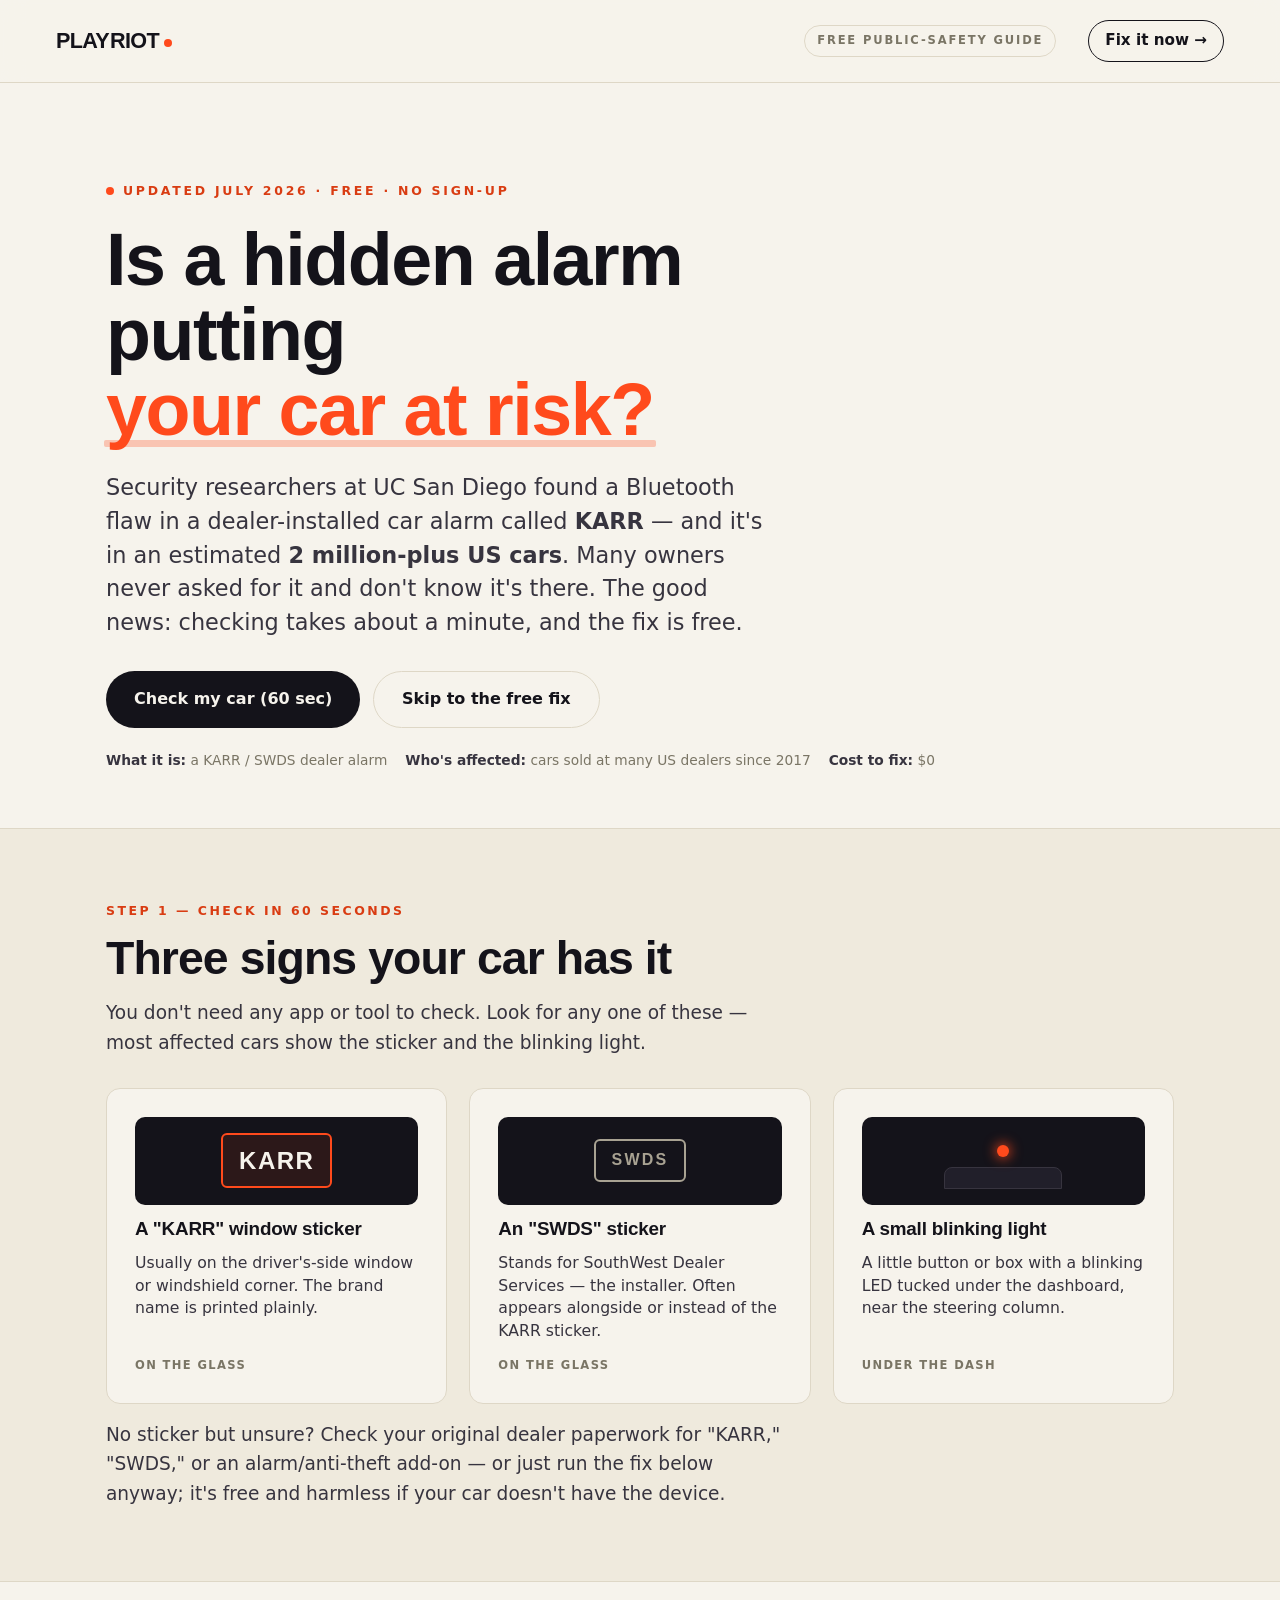
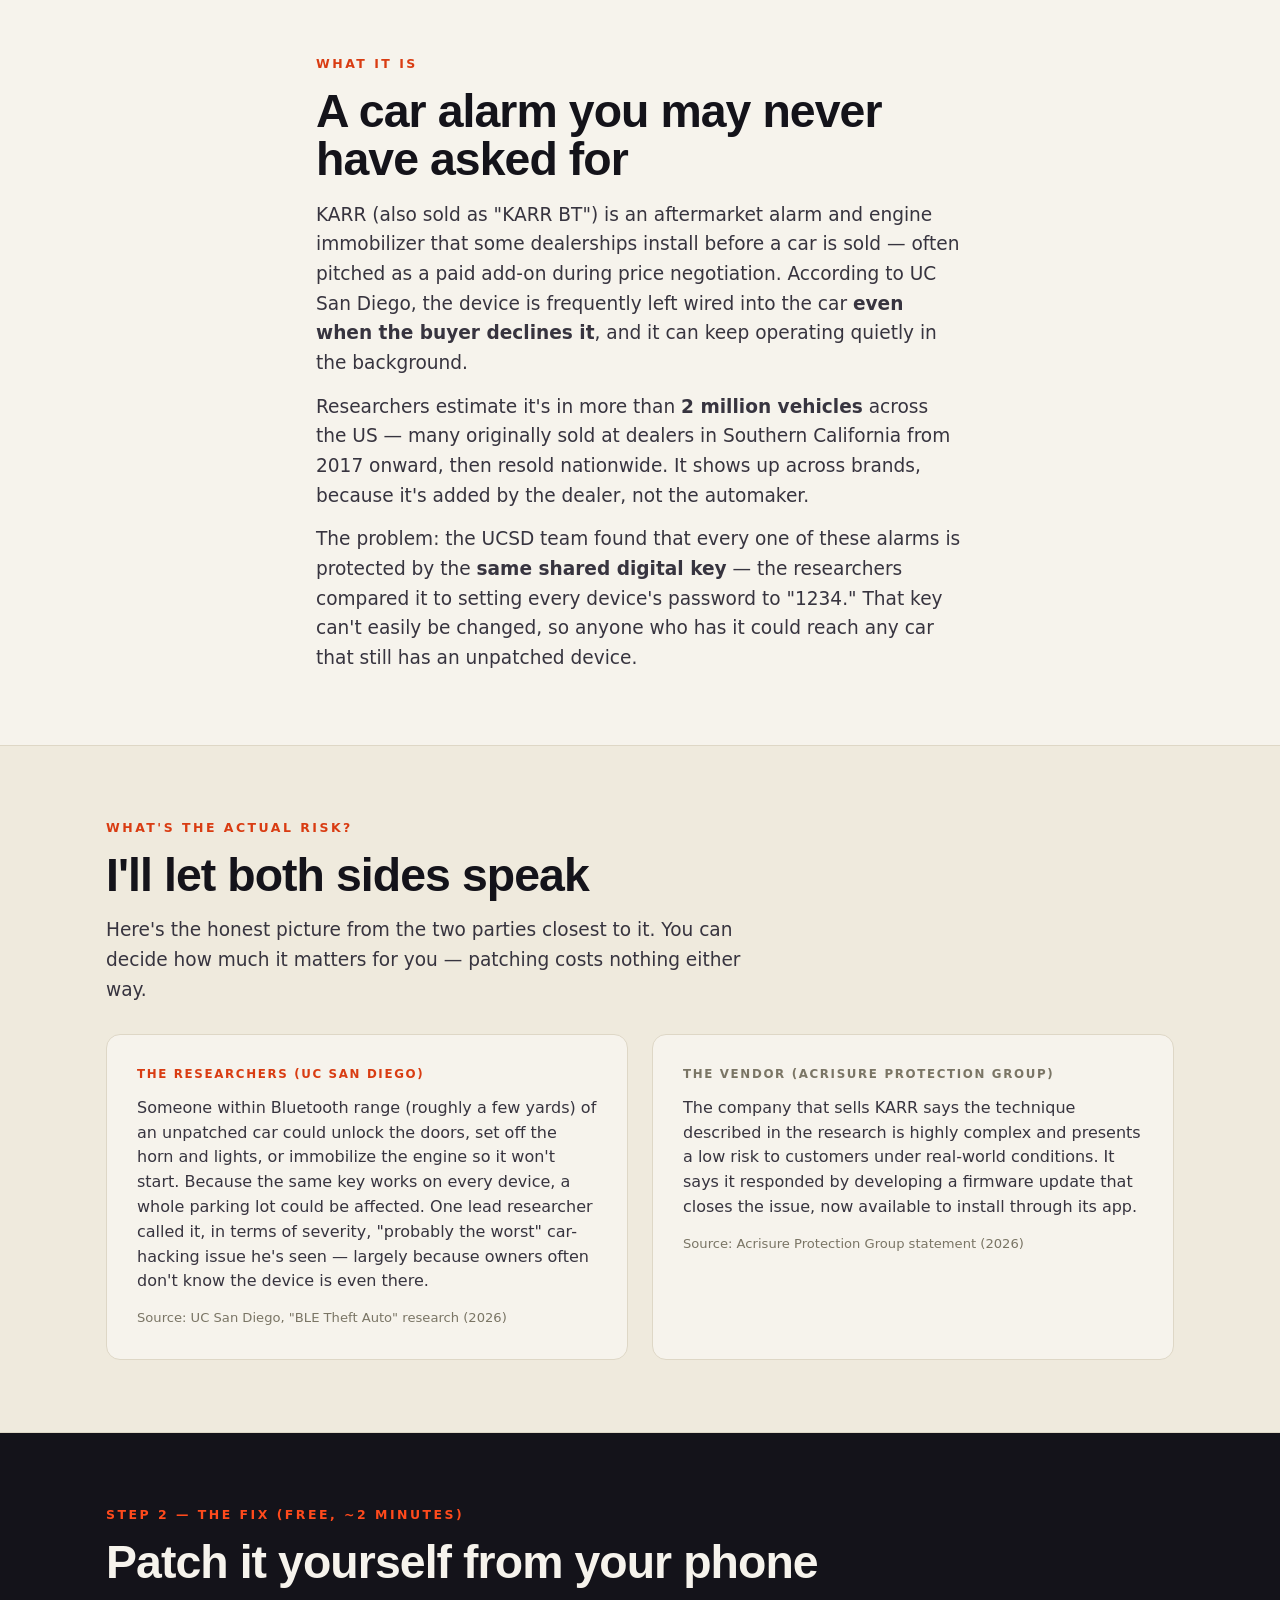
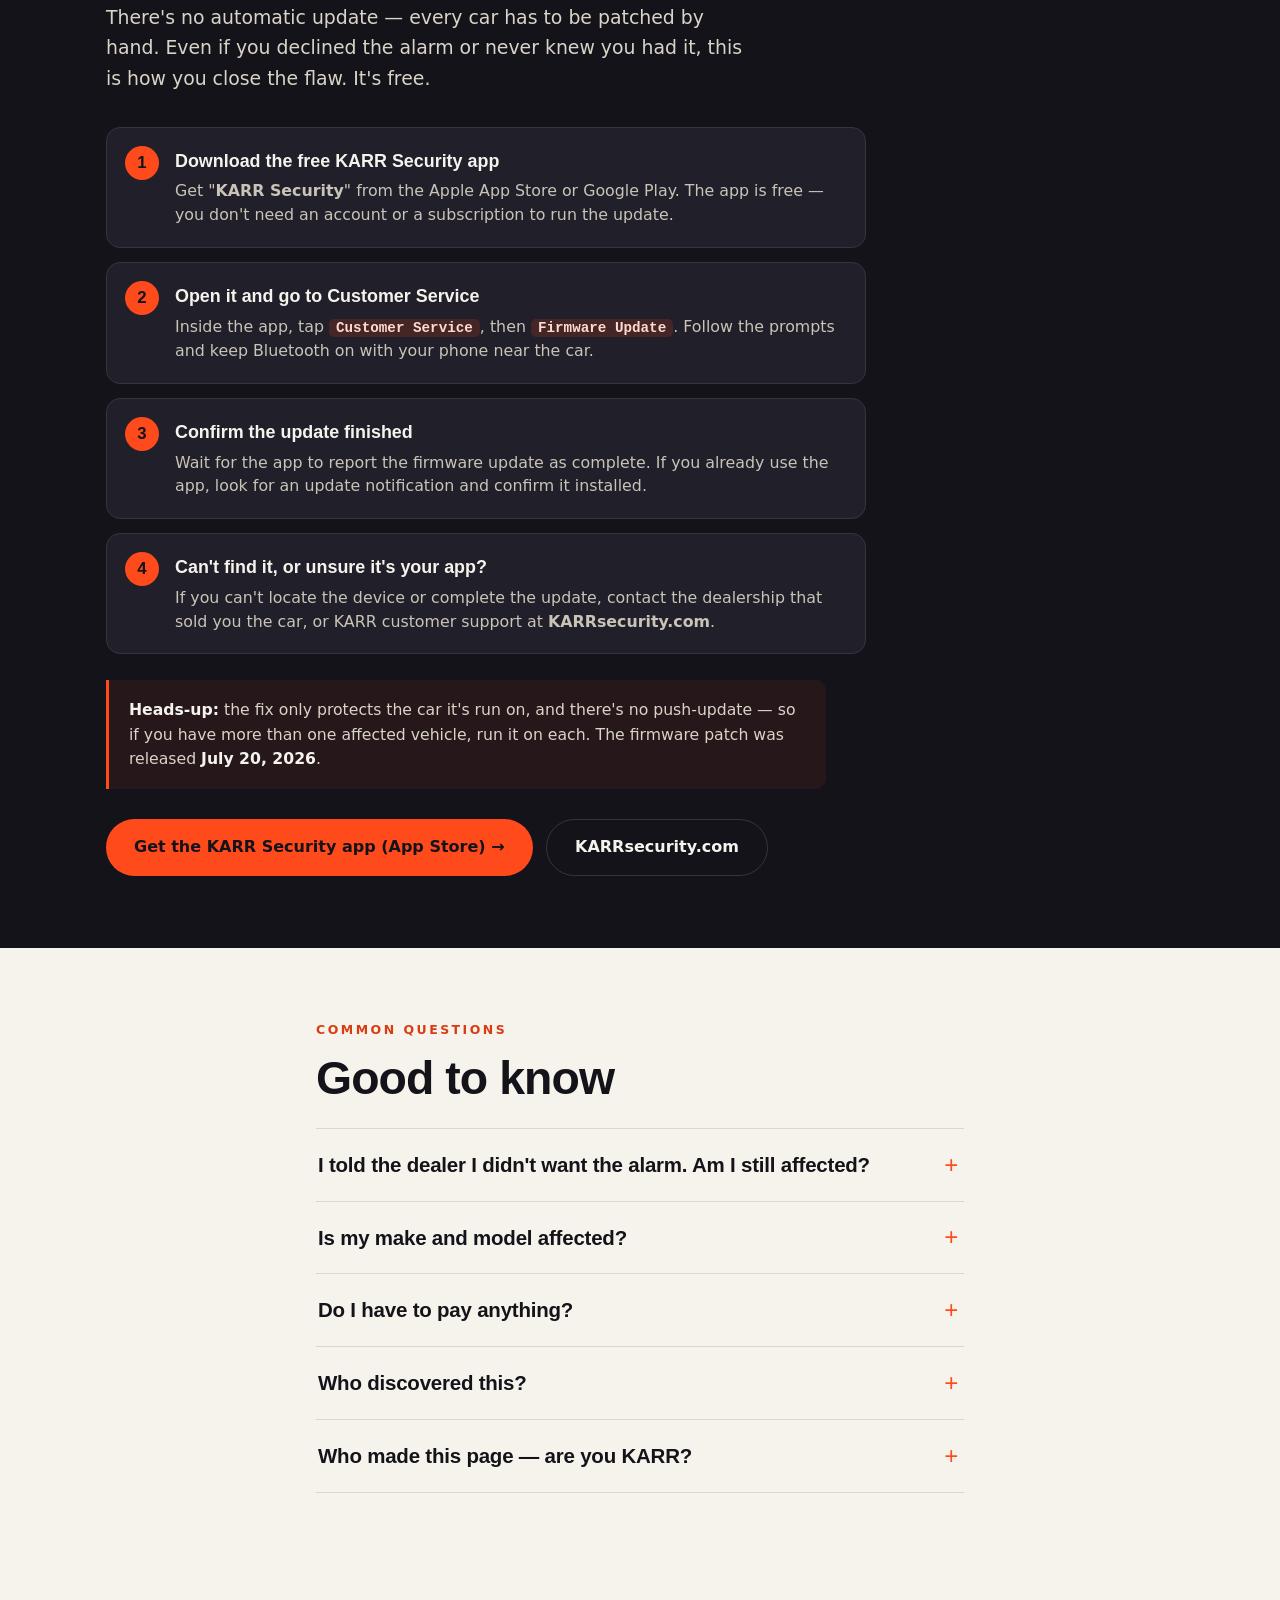
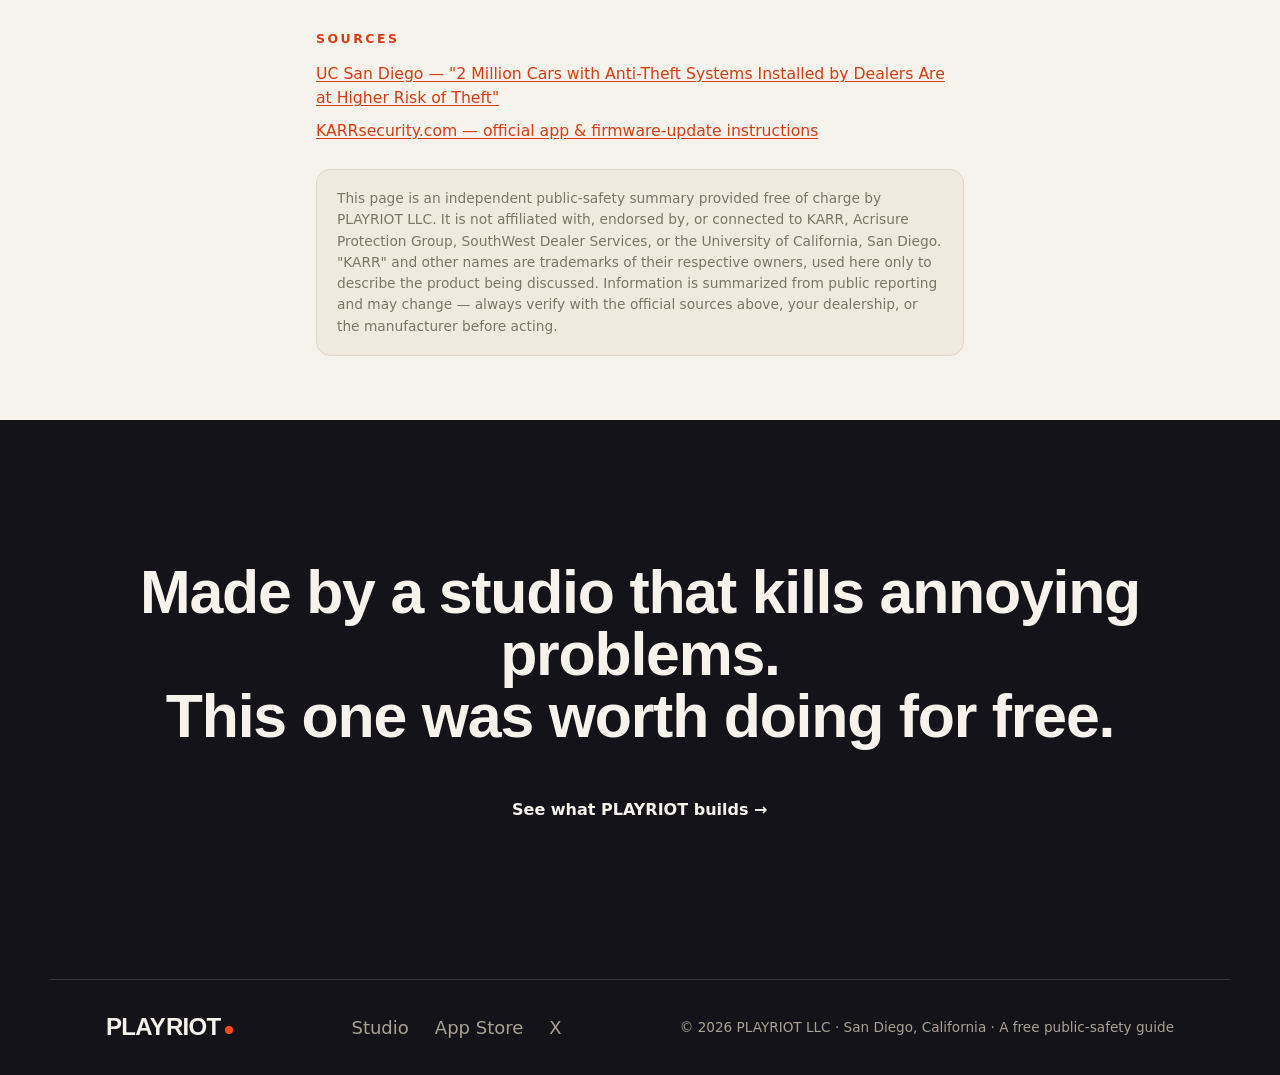
<file: karr.html>
<!DOCTYPE html>
<html lang="en">
<head>
<meta charset="UTF-8" />
<meta name="viewport" content="width=device-width, initial-scale=1.0" />
<title>Does your car have a KARR alarm? How to check — and patch the Bluetooth flaw | PLAYRIOT</title>
<meta name="description" content="A dealer-installed KARR / SWDS car alarm with a Bluetooth security flaw is in an estimated 2 million+ US cars — many owners never asked for it. Here's how to check your car in 60 seconds and patch it free in about 2 minutes." />
<meta name="keywords" content="KARR alarm, KARR sticker, KARR blinking light, SWDS car alarm, dealer installed car alarm, KARR Bluetooth vulnerability, how to check KARR alarm, how to patch KARR alarm, KARR security app, Acrisure Protection Group" />
<link rel="canonical" href="https://playriot.co/karr" />
<meta name="robots" content="index,follow" />
<meta property="og:title" content="Does your car have a KARR alarm? How to check — and patch the Bluetooth flaw" />
<meta property="og:description" content="A hidden dealer-installed alarm with a Bluetooth flaw is in 2 million+ US cars. Check yours in 60 seconds — and fix it free." />
<meta property="og:type" content="article" />
<meta property="og:url" content="https://playriot.co/karr" />
<meta property="og:image" content="https://playriot.co/assets/og.png?v=2" />
<meta property="og:image:width" content="2400" />
<meta property="og:image:height" content="1260" />
<meta name="twitter:card" content="summary_large_image" />
<meta name="twitter:title" content="Does your car have a KARR alarm? How to check — and patch the Bluetooth flaw" />
<meta name="twitter:description" content="A hidden dealer-installed alarm with a Bluetooth flaw is in 2 million+ US cars. Check yours in 60 seconds — and fix it free." />
<meta name="twitter:image" content="https://playriot.co/assets/og.png?v=2" />
<meta name="theme-color" content="#14131A" />
<link rel="icon" href="assets/favicon.svg" type="image/svg+xml" />
<link rel="preconnect" href="https://api.fontshare.com" crossorigin />
<link href="https://api.fontshare.com/v2/css?f[]=clash-display@600,700&f[]=general-sans@400,500,600&display=swap" rel="stylesheet" />
<link rel="stylesheet" href="styles.css?v=3" />
<style>
/* ============ KARR public-safety guide — namespaced .k- ============ */
.k-wrap{max-width:var(--maxw);margin:0 auto;padding:0 clamp(20px,5vw,56px)}
.k-narrow{max-width:760px}

/* nav label */
.k-navtag{font-size:.72rem;letter-spacing:.16em;text-transform:uppercase;color:var(--muted);font-weight:600;
  border:1px solid var(--line);padding:6px 12px;border-radius:100px;white-space:nowrap}

/* hero */
.k-hero{max-width:var(--maxw);margin:0 auto;padding:clamp(44px,8vw,92px) clamp(20px,5vw,56px) clamp(30px,5vw,56px)}
.k-hero .eyebrow{display:inline-flex;align-items:center;gap:9px}
.k-hero .eyebrow::before{content:"";width:8px;height:8px;border-radius:50%;background:var(--riot);
  box-shadow:0 0 0 0 rgba(255,74,28,.5);animation:kpulse 2s var(--ease) infinite}
.k-hero h1{font-size:clamp(2.3rem,6.2vw,4.6rem);margin:4px 0 24px;max-width:15ch}
.k-hero h1 .hl{color:var(--riot);position:relative;white-space:nowrap}
.k-hero h1 .hl::after{content:"";position:absolute;left:-2px;right:-2px;bottom:.06em;height:.10em;background:var(--riot);opacity:.28;border-radius:2px}
.k-lede{font-size:clamp(1.08rem,2vw,1.4rem);color:var(--ink-soft);max-width:660px;line-height:1.5}
.k-actions{display:flex;flex-wrap:wrap;gap:13px;margin-top:32px}
.k-micro{margin-top:22px;font-size:.86rem;color:var(--muted);display:flex;flex-wrap:wrap;gap:6px 18px}
.k-micro b{color:var(--ink-soft);font-weight:600}

/* section rhythm */
.k-sec{padding:clamp(40px,6vw,72px) 0}
.k-sec.alt{background:var(--paper-2);border-top:1px solid var(--line);border-bottom:1px solid var(--line)}
.k-kicker{font-size:.78rem;letter-spacing:.2em;text-transform:uppercase;color:var(--riot-deep);font-weight:600;margin-bottom:14px}
.k-h2{font-size:clamp(1.7rem,4.2vw,2.9rem);letter-spacing:-.02em;line-height:1.04;font-family:"Clash Display",sans-serif;font-weight:700}
.k-sec p.k-body{color:var(--ink-soft);font-size:clamp(1.02rem,1.6vw,1.16rem);line-height:1.6;max-width:680px;margin-top:16px}
.k-sec p.k-body + p.k-body{margin-top:14px}

/* the 3-sign check */
.k-checks{display:grid;grid-template-columns:repeat(3,1fr);gap:clamp(14px,2.4vw,22px);margin-top:30px}
.k-check{background:var(--paper);border:1px solid var(--line);border-radius:var(--r);padding:clamp(20px,2.6vw,28px);
  display:flex;flex-direction:column;gap:14px;transition:.3s var(--ease)}
.k-check:hover{border-color:var(--ink);transform:translateY(-3px);box-shadow:0 14px 34px rgba(20,19,26,.09)}
.k-check .k-vis{height:88px;display:grid;place-items:center;background:var(--ink);border-radius:10px;overflow:hidden}
.k-check h3{font-family:"Clash Display",sans-serif;font-weight:600;font-size:1.18rem;letter-spacing:-.01em}
.k-check p{color:var(--ink-soft);font-size:.98rem;line-height:1.45}
.k-check .k-tag{margin-top:auto;font-size:.72rem;letter-spacing:.12em;text-transform:uppercase;color:var(--muted);font-weight:600}

/* stylized diagrams (honest — not photos) */
.k-sticker{font-family:"Clash Display",sans-serif;font-weight:700;letter-spacing:.06em;color:var(--paper);
  border:2px solid var(--riot);border-radius:6px;padding:7px 16px;font-size:1.5rem;background:rgba(255,74,28,.10)}
.k-sticker.small{font-size:1rem;letter-spacing:.14em;color:var(--muted-d);border-color:var(--muted-d);background:none}
.k-dash{position:relative;width:118px;height:56px}
.k-dash .k-bar{position:absolute;inset:auto 0 0 0;height:22px;background:var(--ink-2);border:1px solid var(--ink-soft);border-radius:8px 8px 0 0}
.k-led{position:absolute;left:50%;top:12px;transform:translateX(-50%);width:12px;height:12px;border-radius:50%;
  background:var(--riot);box-shadow:0 0 12px 2px rgba(255,74,28,.7);animation:kpulse 1.4s var(--ease) infinite}
@keyframes kpulse{0%{box-shadow:0 0 0 0 rgba(255,74,28,.55)}70%{box-shadow:0 0 0 12px rgba(255,74,28,0)}100%{box-shadow:0 0 0 0 rgba(255,74,28,0)}}

/* fix — dark, prominent */
.k-fix{background:var(--ink);color:var(--paper)}
.k-fix .k-kicker{color:var(--riot)}
.k-fix .k-h2{color:var(--paper)}
.k-fix .k-lead{color:#D9D4C7;font-size:clamp(1.02rem,1.6vw,1.18rem);line-height:1.6;max-width:640px;margin-top:16px}
.k-steps{list-style:none;counter-reset:step;margin:34px 0 0;display:grid;gap:14px;max-width:760px}
.k-steps li{counter-increment:step;background:var(--ink-2);border:1px solid var(--ink-soft);border-radius:var(--r);
  padding:20px 22px 20px 68px;position:relative}
.k-steps li::before{content:counter(step);position:absolute;left:18px;top:18px;width:34px;height:34px;border-radius:50%;
  background:var(--riot);color:var(--ink);font-family:"Clash Display",sans-serif;font-weight:700;display:grid;place-items:center;font-size:1.05rem}
.k-steps h4{font-family:"Clash Display",sans-serif;font-weight:600;font-size:1.12rem;color:var(--paper);margin-bottom:4px}
.k-steps p{color:#C9C4B7;font-size:.99rem;line-height:1.5}
.k-steps code{background:rgba(255,74,28,.16);color:#FFD9CD;font-family:ui-monospace,SFMono-Regular,Menlo,monospace;
  font-size:.9em;padding:1px 7px;border-radius:5px;font-weight:600}
.k-fixnote{margin-top:26px;padding:18px 20px;border-left:3px solid var(--riot);background:rgba(255,74,28,.07);
  border-radius:0 10px 10px 0;color:#D9D4C7;font-size:.98rem;line-height:1.55;max-width:720px}
.k-fixnote b{color:var(--paper)}
.k-fix .k-actions{margin-top:30px}
.k-btn-store{background:var(--riot);color:var(--ink)}
.k-btn-store:hover{background:var(--paper);transform:translateY(-2px)}
.k-btn-line{border:1.5px solid var(--ink-soft);color:var(--paper)}
.k-btn-line:hover{border-color:var(--paper);transform:translateY(-2px)}

/* two-up risk framing */
.k-two{display:grid;grid-template-columns:1fr 1fr;gap:clamp(16px,2.6vw,24px);margin-top:30px}
.k-card{border:1px solid var(--line);border-radius:var(--r);padding:clamp(22px,2.8vw,30px);background:var(--paper)}
.k-card .k-lbl{font-size:.74rem;letter-spacing:.14em;text-transform:uppercase;font-weight:700;margin-bottom:12px}
.k-card.res .k-lbl{color:var(--riot-deep)}
.k-card.ven .k-lbl{color:var(--muted)}
.k-card p{color:var(--ink-soft);font-size:1rem;line-height:1.55}
.k-card .k-src{margin-top:14px;font-size:.82rem;color:var(--muted)}

/* faq */
.k-faq{margin-top:26px;border-top:1px solid var(--line)}
.k-faq details{border-bottom:1px solid var(--line)}
.k-faq summary{list-style:none;cursor:pointer;padding:20px 44px 20px 2px;position:relative;
  font-family:"Clash Display",sans-serif;font-weight:600;font-size:clamp(1.05rem,2vw,1.28rem);letter-spacing:-.01em;transition:color .2s}
.k-faq summary::-webkit-details-marker{display:none}
.k-faq summary:hover{color:var(--riot)}
.k-faq summary::after{content:"+";position:absolute;right:6px;top:50%;transform:translateY(-50%);font-size:1.5rem;color:var(--riot);font-weight:400;transition:transform .3s var(--ease)}
.k-faq details[open] summary::after{transform:translateY(-50%) rotate(45deg)}
.k-faq .k-ans{padding:0 6px 22px 2px;color:var(--ink-soft);font-size:1.04rem;line-height:1.6;max-width:720px}
.k-faq .k-ans a{color:var(--riot-deep);text-decoration:underline;text-underline-offset:2px;font-weight:500}

/* sources / disclaimer */
.k-sources{padding:clamp(40px,6vw,64px) 0}
.k-sources ul{list-style:none;margin-top:14px;display:grid;gap:8px}
.k-sources li{color:var(--ink-soft);font-size:.98rem}
.k-sources a{color:var(--riot-deep);text-decoration:underline;text-underline-offset:2px}
.k-disc{margin-top:26px;padding:18px 20px;background:var(--paper-2);border:1px solid var(--line);border-radius:var(--r);
  color:var(--muted);font-size:.86rem;line-height:1.55;max-width:820px}

@media(max-width:760px){
  .k-checks{grid-template-columns:1fr}
  .k-two{grid-template-columns:1fr}
  /* styles.css only hides <a> children of .nav-links on small screens, so this <span> stayed in
     the bar and pushed it 85px past a 375px screen. It was already cut off and unreadable there. */
  .k-navtag{display:none}
}
@media(prefers-reduced-motion:reduce){
  .k-led,.k-hero .eyebrow::before{animation:none!important}
}
</style>
<noscript><style>[data-reveal]{opacity:1!important;transform:none!important}</style></noscript>
<script type="application/ld+json">
{
  "@context":"https://schema.org",
  "@graph":[
    {
      "@type":"HowTo",
      "name":"How to check for and patch the KARR car-alarm Bluetooth flaw",
      "description":"Check whether your car has a dealer-installed KARR / SWDS alarm and apply the free firmware security update.",
      "totalTime":"PT2M",
      "estimatedCost":{"@type":"MonetaryAmount","currency":"USD","value":"0"},
      "step":[
        {"@type":"HowToStep","name":"Check your car","text":"Look for a KARR window sticker, an SWDS sticker, or a small button with a blinking light under the dashboard near the steering column."},
        {"@type":"HowToStep","name":"Download the free KARR Security app","text":"Get the free KARR Security app from the Apple App Store or Google Play. No account or subscription is needed to run the update."},
        {"@type":"HowToStep","name":"Open Customer Service and run the firmware update","text":"In the app, tap Customer Service, then Firmware Update, and follow the prompts with Bluetooth on and your phone near the car."},
        {"@type":"HowToStep","name":"Confirm it finished","text":"Wait for the app to report the firmware update as complete. If you cannot complete it, contact the selling dealership or KARR customer support at KARRsecurity.com."}
      ]
    },
    {
      "@type":"FAQPage",
      "mainEntity":[
        {"@type":"Question","name":"I told the dealer I didn't want the alarm. Am I still affected?","acceptedAnswer":{"@type":"Answer","text":"Possibly yes. UC San Diego found the device is often left installed and still operating even after a buyer declines it, and even after it is deactivated. Running the free firmware update is the way to be sure it cannot be exploited."}},
        {"@type":"Question","name":"Is my make and model affected?","acceptedAnswer":{"@type":"Answer","text":"It is not tied to a specific automaker — it is added by the dealer, so it spans many brands. Affected cars were largely sold through dealers in Southern California from 2017 onward and then resold across the country. The three signs — a KARR window sticker, an SWDS sticker, or a small blinking light under the dashboard — are the reliable way to tell."}},
        {"@type":"Question","name":"Do I have to pay anything?","acceptedAnswer":{"@type":"Answer","text":"No. The KARR Security app and the firmware update are free. You do not need a paid plan or subscription to patch the flaw."}},
        {"@type":"Question","name":"Who discovered this?","acceptedAnswer":{"@type":"Answer","text":"Security researchers at UC San Diego, in work titled BLE Theft Auto, presented in 2026. They reported it to the vendor before it was made public, and a fix followed."}},
        {"@type":"Question","name":"Who made this page — are you KARR?","acceptedAnswer":{"@type":"Answer","text":"No. This is an independent, free public-safety summary made by PLAYRIOT, a San Diego app studio. I am not affiliated with KARR, Acrisure Protection Group, SouthWest Dealer Services, or UC San Diego."}}
      ]
    }
  ]
}
</script>
</head>
<body>
<a class="skip" href="#fix">Skip to the fix</a>

<!-- NAV -->
<header class="nav" id="top">
  <a class="wordmark" href="https://playriot.co" aria-label="PLAYRIOT home">PLAY<span>RIOT</span><i class="dot" aria-hidden="true"></i></a>
  <nav class="nav-links" aria-label="Primary">
    <span class="k-navtag">Free public-safety guide</span>
    <a class="nav-cta" href="#fix">Fix it now →</a>
  </nav>
</header>

<!-- HERO -->
<section class="k-hero">
  <p class="eyebrow" data-reveal>Updated July 2026 · Free · No sign-up</p>
  <h1 data-reveal>Is a hidden alarm putting <span class="hl">your car at risk?</span></h1>
  <p class="k-lede" data-reveal>
    Security researchers at UC San Diego found a Bluetooth flaw in a dealer-installed car alarm called
    <strong>KARR</strong> — and it's in an estimated <strong>2 million-plus US cars</strong>. Many owners never asked
    for it and don't know it's there. The good news: checking takes about a minute, and the fix is free.
  </p>
  <div class="k-actions" data-reveal>
    <a class="btn btn-primary" href="#check">Check my car (60 sec)</a>
    <a class="btn btn-ghost" href="#fix">Skip to the free fix</a>
  </div>
  <p class="k-micro" data-reveal>
    <span><b>What it is:</b> a KARR / SWDS dealer alarm</span>
    <span><b>Who's affected:</b> cars sold at many US dealers since 2017</span>
    <span><b>Cost to fix:</b> $0</span>
  </p>
</section>

<!-- THE 60-SECOND CHECK -->
<section class="k-sec alt" id="check">
  <div class="k-wrap">
    <p class="k-kicker" data-reveal>Step 1 — Check in 60 seconds</p>
    <h2 class="k-h2" data-reveal>Three signs your car has it</h2>
    <p class="k-body" data-reveal>You don't need any app or tool to check. Look for any one of these — most affected cars show the sticker and the blinking light.</p>
    <div class="k-checks">
      <div class="k-check" data-reveal>
        <div class="k-vis" aria-hidden="true"><span class="k-sticker">KARR</span></div>
        <h3>A "KARR" window sticker</h3>
        <p>Usually on the driver's-side window or windshield corner. The brand name is printed plainly.</p>
        <span class="k-tag">On the glass</span>
      </div>
      <div class="k-check" data-reveal>
        <div class="k-vis" aria-hidden="true"><span class="k-sticker small">SWDS</span></div>
        <h3>An "SWDS" sticker</h3>
        <p>Stands for SouthWest Dealer Services — the installer. Often appears alongside or instead of the KARR sticker.</p>
        <span class="k-tag">On the glass</span>
      </div>
      <div class="k-check" data-reveal>
        <div class="k-vis" aria-hidden="true"><span class="k-dash"><span class="k-bar"></span><span class="k-led"></span></span></div>
        <h3>A small blinking light</h3>
        <p>A little button or box with a blinking LED tucked under the dashboard, near the steering column.</p>
        <span class="k-tag">Under the dash</span>
      </div>
    </div>
    <p class="k-body" data-reveal>No sticker but unsure? Check your original dealer paperwork for "KARR," "SWDS," or an alarm/anti-theft add-on — or just run the fix below anyway; it's free and harmless if your car doesn't have the device.</p>
  </div>
</section>

<!-- WHAT IS IT -->
<section class="k-sec" id="what">
  <div class="k-wrap k-narrow">
    <p class="k-kicker" data-reveal>What it is</p>
    <h2 class="k-h2" data-reveal>A car alarm you may never have asked for</h2>
    <p class="k-body" data-reveal>
      KARR (also sold as "KARR BT") is an aftermarket alarm and engine immobilizer that some dealerships install
      before a car is sold — often pitched as a paid add-on during price negotiation. According to UC San Diego,
      the device is frequently left wired into the car <strong>even when the buyer declines it</strong>, and it can
      keep operating quietly in the background.
    </p>
    <p class="k-body" data-reveal>
      Researchers estimate it's in more than <strong>2 million vehicles</strong> across the US — many originally sold
      at dealers in Southern California from 2017 onward, then resold nationwide. It shows up across brands, because
      it's added by the dealer, not the automaker.
    </p>
    <p class="k-body" data-reveal>
      The problem: the UCSD team found that every one of these alarms is protected by the <strong>same shared digital
      key</strong> — the researchers compared it to setting every device's password to "1234." That key can't easily
      be changed, so anyone who has it could reach any car that still has an unpatched device.
    </p>
  </div>
</section>

<!-- RISK — balanced -->
<section class="k-sec alt" id="risk">
  <div class="k-wrap">
    <p class="k-kicker" data-reveal>What's the actual risk?</p>
    <h2 class="k-h2" data-reveal>I'll let both sides speak</h2>
    <p class="k-body" data-reveal>Here's the honest picture from the two parties closest to it. You can decide how much it matters for you — patching costs nothing either way.</p>
    <div class="k-two">
      <div class="k-card res" data-reveal>
        <div class="k-lbl">The researchers (UC San Diego)</div>
        <p>Someone within Bluetooth range (roughly a few yards) of an unpatched car could unlock the doors, set off the
          horn and lights, or immobilize the engine so it won't start. Because the same key works on every device, a
          whole parking lot could be affected. One lead researcher called it, in terms of severity, "probably the worst"
          car-hacking issue he's seen — largely because owners often don't know the device is even there.</p>
        <p class="k-src">Source: UC San Diego, "BLE Theft Auto" research (2026)</p>
      </div>
      <div class="k-card ven" data-reveal>
        <div class="k-lbl">The vendor (Acrisure Protection Group)</div>
        <p>The company that sells KARR says the technique described in the research is highly complex and presents a
          low risk to customers under real-world conditions. It says it responded by developing a firmware update that
          closes the issue, now available to install through its app.</p>
        <p class="k-src">Source: Acrisure Protection Group statement (2026)</p>
      </div>
    </div>
  </div>
</section>

<!-- THE FIX -->
<section class="k-sec k-fix" id="fix">
  <div class="k-wrap">
    <p class="k-kicker" data-reveal>Step 2 — The fix (free, ~2 minutes)</p>
    <h2 class="k-h2" data-reveal>Patch it yourself from your phone</h2>
    <p class="k-lead" data-reveal>
      There's no automatic update — every car has to be patched by hand. Even if you declined the alarm or never knew
      you had it, this is how you close the flaw. It's free.
    </p>
    <ol class="k-steps">
      <li data-reveal>
        <h4>Download the free KARR Security app</h4>
        <p>Get "<strong>KARR Security</strong>" from the Apple App Store or Google Play. The app is free — you don't need an account or a subscription to run the update.</p>
      </li>
      <li data-reveal>
        <h4>Open it and go to Customer Service</h4>
        <p>Inside the app, tap <code>Customer Service</code>, then <code>Firmware Update</code>. Follow the prompts and keep Bluetooth on with your phone near the car.</p>
      </li>
      <li data-reveal>
        <h4>Confirm the update finished</h4>
        <p>Wait for the app to report the firmware update as complete. If you already use the app, look for an update notification and confirm it installed.</p>
      </li>
      <li data-reveal>
        <h4>Can't find it, or unsure it's your app?</h4>
        <p>If you can't locate the device or complete the update, contact the dealership that sold you the car, or KARR customer support at <strong>KARRsecurity.com</strong>.</p>
      </li>
    </ol>
    <p class="k-fixnote" data-reveal>
      <b>Heads-up:</b> the fix only protects the car it's run on, and there's no push-update — so if you have more than
      one affected vehicle, run it on each. The firmware patch was released <b>July 20, 2026</b>.
    </p>
    <div class="k-actions" data-reveal>
      <a class="btn k-btn-store" href="https://apps.apple.com/us/app/karr-security/id6443616063?pt=127481835&ct=playriot&mt=8" target="_blank" rel="noopener nofollow">Get the KARR Security app (App Store) →</a>
      <a class="btn k-btn-line" href="https://www.karrsecurity.com" target="_blank" rel="noopener nofollow">KARRsecurity.com</a>
    </div>
  </div>
</section>

<!-- FAQ -->
<section class="k-sec" id="faq">
  <div class="k-wrap k-narrow">
    <p class="k-kicker" data-reveal>Common questions</p>
    <h2 class="k-h2" data-reveal>Good to know</h2>
    <div class="k-faq" data-reveal>
      <details>
        <summary>I told the dealer I didn't want the alarm. Am I still affected?</summary>
        <div class="k-ans">Possibly yes. UC San Diego found the device is often left installed and still operating even after a buyer declines it, and even after it's "deactivated." Running the free firmware update is the way to be sure it can't be exploited.</div>
      </details>
      <details>
        <summary>Is my make and model affected?</summary>
        <div class="k-ans">It's not tied to a specific automaker — it's added by the dealer, so it spans many brands. Affected cars were largely sold through dealers in Southern California from 2017 onward and then resold across the country. The three signs above are the reliable way to tell, not the badge on your car.</div>
      </details>
      <details>
        <summary>Do I have to pay anything?</summary>
        <div class="k-ans">No. The KARR Security app and the firmware update are free. You do not need a paid plan or subscription to patch the flaw. If anything asks you to pay to "remove a vulnerability," be cautious — the official fix is free.</div>
      </details>
      <details>
        <summary>Who discovered this?</summary>
        <div class="k-ans">Security researchers at UC San Diego, in work titled "BLE Theft Auto," presented in 2026. They reported it to the vendor before it was made public, and a fix followed. See the <a href="https://today.ucsd.edu/story/2-million-cars-with-anti-theft-systems-installed-by-dealers-are-at-higher-risk-of-theft" target="_blank" rel="noopener">UC San Diego announcement</a>.</div>
      </details>
      <details>
        <summary>Who made this page — are you KARR?</summary>
        <div class="k-ans">No. This is an independent, free public-safety summary made by <a href="https://playriot.co" target="_blank" rel="noopener">PLAYRIOT</a>, a San Diego app studio. I'm not affiliated with KARR, Acrisure Protection Group, SouthWest Dealer Services, or UC San Diego. I made it because the fix has to reach millions of people who may not know they need it. Always confirm details with the official sources below.</div>
      </details>
    </div>
  </div>
</section>

<!-- SOURCES + DISCLAIMER -->
<section class="k-sources">
  <div class="k-wrap k-narrow">
    <p class="k-kicker" data-reveal>Sources</p>
    <ul data-reveal>
      <li><a href="https://today.ucsd.edu/story/2-million-cars-with-anti-theft-systems-installed-by-dealers-are-at-higher-risk-of-theft" target="_blank" rel="noopener">UC San Diego — "2 Million Cars with Anti-Theft Systems Installed by Dealers Are at Higher Risk of Theft"</a></li>
      <li><a href="https://www.karrsecurity.com" target="_blank" rel="noopener nofollow">KARRsecurity.com — official app &amp; firmware-update instructions</a></li>
    </ul>
    <p class="k-disc" data-reveal>
      This page is an independent public-safety summary provided free of charge by PLAYRIOT LLC. It is not affiliated
      with, endorsed by, or connected to KARR, Acrisure Protection Group, SouthWest Dealer Services, or the University
      of California, San Diego. "KARR" and other names are trademarks of their respective owners, used here only to
      describe the product being discussed. Information is summarized from public reporting and may change — always
      verify with the official sources above, your dealership, or the manufacturer before acting.
    </p>
  </div>
</section>

<!-- FOOTER -->
<footer class="footer">
  <div class="footer-cta" data-reveal>
    <h2>Made by a studio that kills annoying problems.<br/>This one was worth doing for free.</h2>
    <a class="btn btn-primary" href="https://playriot.co">See what PLAYRIOT builds →</a>
  </div>
  <div class="footer-bottom">
    <a class="wordmark small" href="https://playriot.co">PLAY<span>RIOT</span><i class="dot"></i></a>
    <nav class="footer-links" aria-label="Footer">
      <a href="https://playriot.co">Studio</a>
      <a href="https://apps.apple.com/us/developer/playriot-llc/id1875195414" target="_blank" rel="noopener">App Store</a>
      <a href="https://x.com/CEOMrDB" target="_blank" rel="noopener">X</a>
    </nav>
    <p class="legal">© <span id="yr">2026</span> PLAYRIOT LLC · San Diego, California · A free public-safety guide</p>
  </div>
</footer>

<script>
(function(){
  // year
  var y=document.getElementById('yr'); if(y) y.textContent=new Date().getFullYear();
  // reveal on scroll
  var els=[].slice.call(document.querySelectorAll('[data-reveal]'));
  if(!('IntersectionObserver' in window)){els.forEach(function(e){e.classList.add('in')});return;}
  var io=new IntersectionObserver(function(entries){
    entries.forEach(function(en){ if(en.isIntersecting){en.target.classList.add('in');io.unobserve(en.target);} });
  },{rootMargin:'0px 0px -8% 0px',threshold:.06});
  els.forEach(function(e){io.observe(e)});
})();
</script>
</body>
</html>
</file>
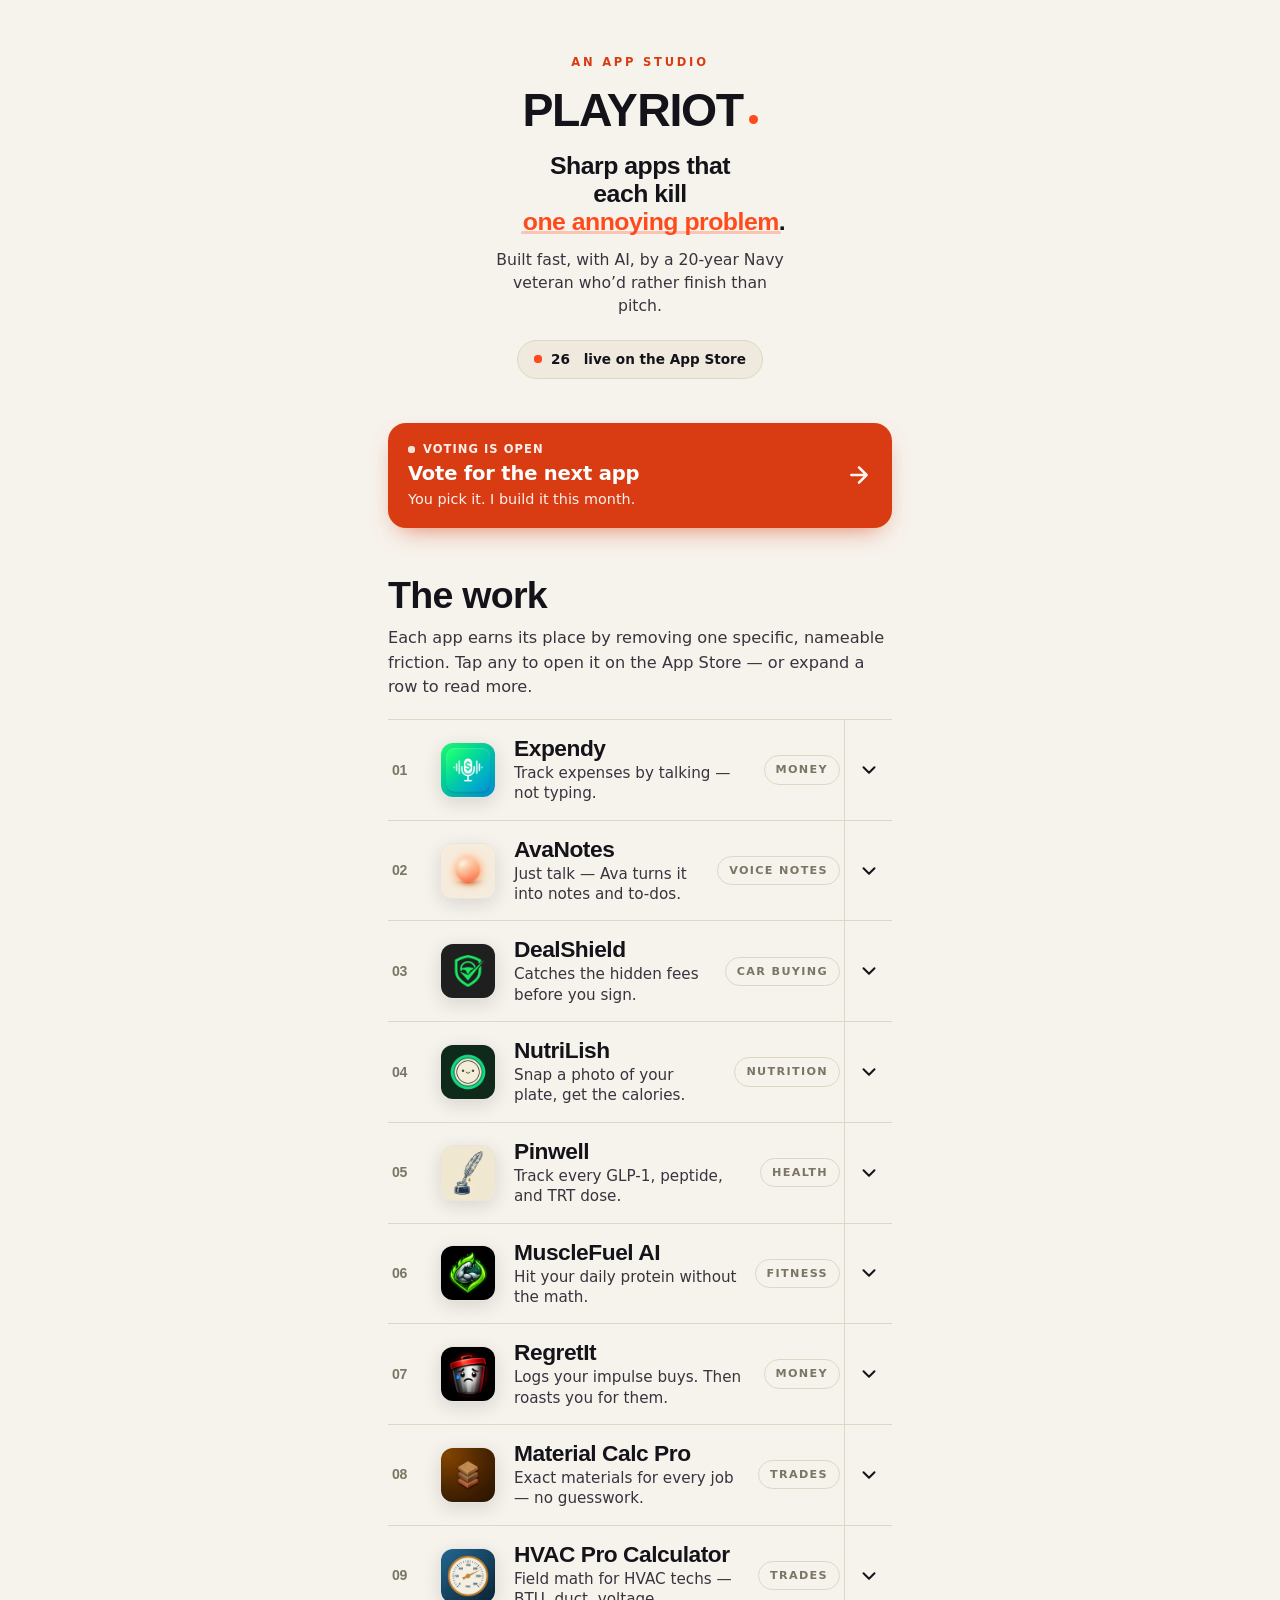
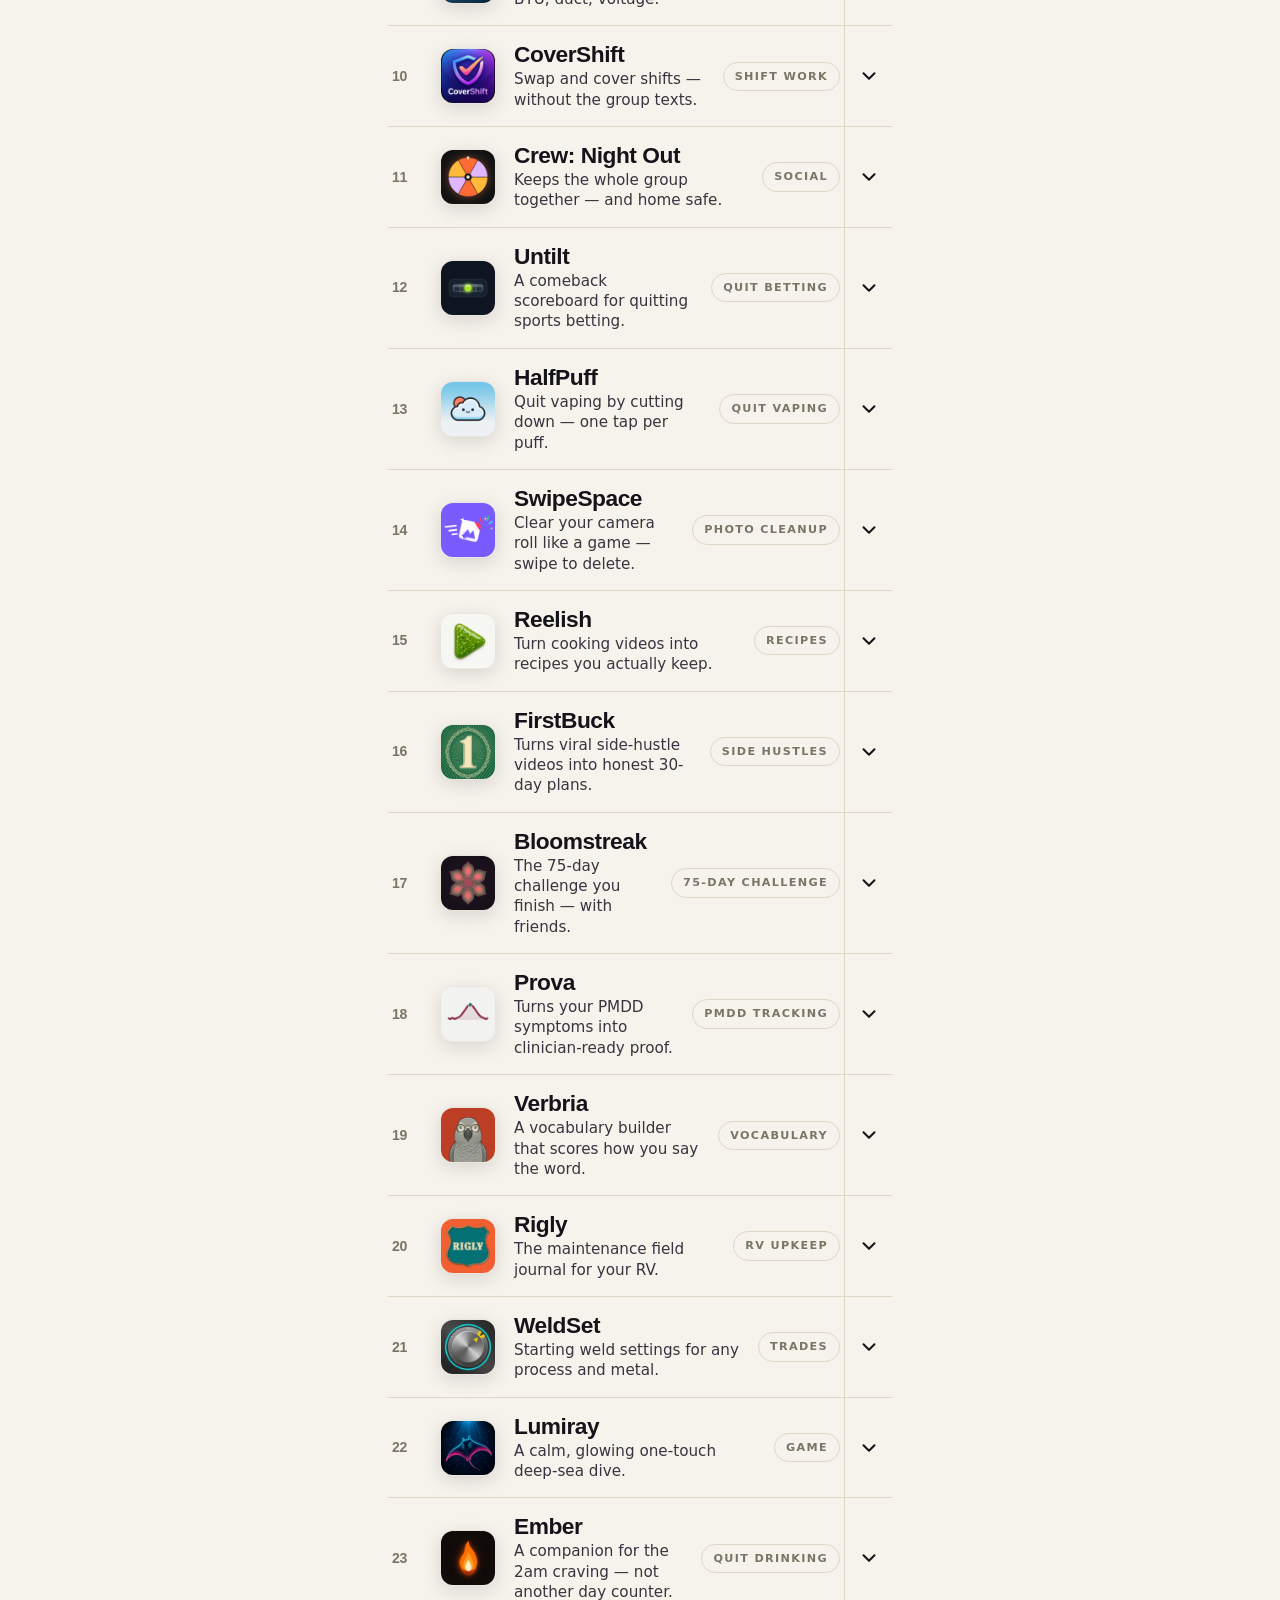
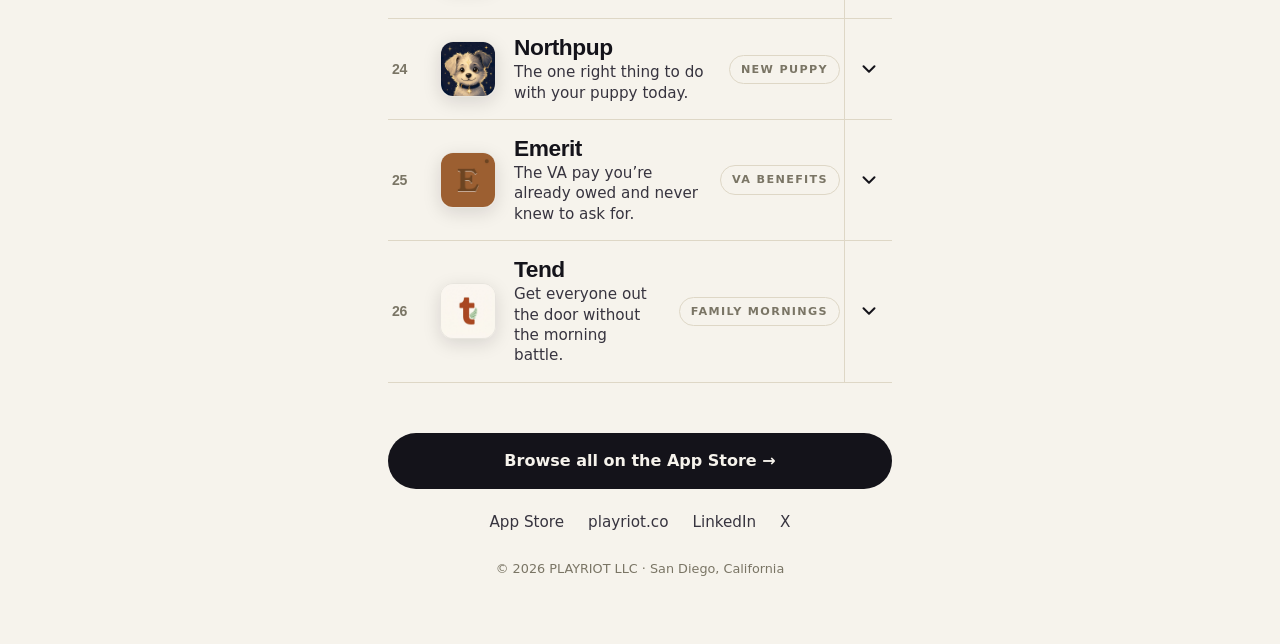
<file: mobile.html>
<!DOCTYPE html>
<html lang="en">
<head>
<meta charset="UTF-8" />
<meta name="viewport" content="width=device-width, initial-scale=1.0, viewport-fit=cover" />
<title>PLAYRIOT — the apps</title>
<meta name="description" content="26 sharp iOS apps, each killing one specific, nameable friction. Tap any to open it on the App Store. Built fast, with AI, by a 20-year Navy veteran." />
<meta name="theme-color" content="#F6F3EC" />
<link rel="canonical" href="https://playriot.co/mobile" />
<meta property="og:title" content="PLAYRIOT — the apps" />
<meta property="og:description" content="26 sharp iOS apps, each killing one annoying problem. Tap any to open it on the App Store." />
<meta property="og:type" content="website" />
<meta property="og:url" content="https://playriot.co/mobile" />
<meta property="og:image" content="https://playriot.co/assets/og.png?v=4" />
<meta property="og:image:width" content="2400" />
<meta property="og:image:height" content="1260" />
<meta property="og:image:alt" content="PLAYRIOT — 26 apps live on the App Store" />
<meta name="twitter:card" content="summary_large_image" />
<meta name="twitter:title" content="PLAYRIOT — the apps" />
<meta name="twitter:description" content="26 sharp iOS apps, each killing one annoying problem." />
<meta name="twitter:image" content="https://playriot.co/assets/og.png?v=4" />
<link rel="icon" href="assets/favicon.svg" type="image/svg+xml" />
<link rel="preconnect" href="https://api.fontshare.com" crossorigin />
<link href="https://api.fontshare.com/v2/css?f[]=clash-display@600,700&f[]=general-sans@400,500,600&display=swap" rel="stylesheet" />
<style>
:root{
  --ink:#14131A; --ink-2:#211F2A; --ink-soft:#37343F;
  --paper:#F6F3EC; --paper-2:#EFEADD; --line:#DED7C6;
  --riot:#FF4A1C; --riot-deep:#D93C12;
  --muted:#7A7565; --muted-d:#A8A292;
  --maxw:560px; --ease:cubic-bezier(.22,.61,.36,1);
}
*{box-sizing:border-box;margin:0;padding:0}
html{-webkit-text-size-adjust:100%}
body{
  font-family:"General Sans",system-ui,-apple-system,sans-serif;
  background:var(--paper); color:var(--ink); line-height:1.55; font-size:17px;
  -webkit-font-smoothing:antialiased; -webkit-tap-highlight-color:transparent;
  overflow-x:hidden;
  padding:env(safe-area-inset-top) env(safe-area-inset-right) calc(env(safe-area-inset-bottom) + 10px) env(safe-area-inset-left);
}
h1,h2,h3,.wordmark,.num,.lt-tag{font-family:"Clash Display","General Sans",sans-serif;font-weight:700;line-height:1.04;letter-spacing:-.02em}
a{color:inherit;text-decoration:none}
img{display:block}
:focus-visible{outline:2.5px solid var(--riot);outline-offset:3px;border-radius:6px}
.skip{position:absolute;left:-999px;top:0;background:var(--ink);color:var(--paper);padding:10px 16px;z-index:99;border-radius:0 0 8px 0}
.skip:focus{left:0;top:0}

.lt{max-width:var(--maxw);margin:0 auto;padding:clamp(30px,8vw,54px) clamp(18px,5vw,28px) 56px}

/* progressive reveal: nothing is hidden unless JS is present */
.js [data-reveal]{opacity:0;transform:translateY(16px)}
.js [data-reveal].in{opacity:1;transform:none;transition:opacity .6s var(--ease),transform .6s var(--ease)}

/* ---- IDENTITY HEADER ---- */
.lt-head{text-align:center;margin-bottom:clamp(30px,7vw,44px)}
.eyebrow{font-size:.72rem;letter-spacing:.24em;text-transform:uppercase;color:var(--riot-deep);font-weight:600;margin-bottom:14px}
.wordmark{font-size:clamp(2.1rem,10vw,2.9rem);font-weight:700;letter-spacing:-.03em;display:inline-flex;align-items:baseline;gap:1px}
.wordmark span{transition:color .3s var(--ease)}
.wordmark .dot{width:9px;height:9px;border-radius:50%;background:var(--riot);display:inline-block;margin-left:5px;transform:translateY(-2px)}
@media(hover:hover){.wordmark:hover span{color:var(--riot)}}
.lt-tag{font-size:clamp(1.2rem,5vw,1.55rem);margin:18px auto 0;max-width:17ch;color:var(--ink);line-height:1.12}
.lt-tag .hl{position:relative;color:var(--riot);white-space:nowrap}
.lt-tag .hl::after{content:"";position:absolute;left:-2px;right:-2px;bottom:.04em;height:.10em;background:var(--riot);opacity:.28;border-radius:2px}
.lt-sub{margin:14px auto 0;max-width:30ch;color:var(--ink-soft);font-size:.98rem;line-height:1.45}
.lt-chip{display:inline-flex;align-items:center;gap:9px;margin-top:22px;font-size:.85rem;font-weight:600;color:var(--ink);border:1.5px solid var(--line);background:var(--paper-2);padding:8px 16px;border-radius:100px}
.lt-chip .live{width:8px;height:8px;border-radius:50%;background:var(--riot);position:relative;flex:0 0 auto}
.lt-chip .live::after{content:"";position:absolute;inset:0;border-radius:50%;background:var(--riot);animation:ping 2s var(--ease) infinite}
@keyframes ping{0%{transform:scale(1);opacity:.55}70%,100%{transform:scale(2.7);opacity:0}}

/* ---- VOTE ROW (Build Board) ---- */
.lt-vote{display:flex;align-items:center;justify-content:space-between;gap:16px;
  /* The bottom gap matches the header's rhythm below and clears the card's own
     drop shadow — without it "The work" sits almost against the card. */
  margin:26px 0 clamp(34px,8vw,48px);padding:18px 20px;border-radius:18px;text-decoration:none;
  /* --riot-deep, not --riot, and pure white: MEASURED in the browser, not
     guessed. On --riot (#FF4A1C) the two smaller lines came out at 3.03 against
     the 4.5 that small text needs — a real accessibility failure that looks
     completely fine to the eye. On --riot-deep with white it measures 4.56.
     Both values were read off the live page; do not swap this back. */
  background:var(--riot-deep);color:#fff;
  box-shadow:0 10px 26px -12px rgba(217,60,18,.75);
  transition:transform .18s var(--ease),box-shadow .18s var(--ease)}
.lt-vote:active{transform:scale(.985);box-shadow:0 6px 16px -10px rgba(255,74,28,.8)}
.lt-vote-txt{display:flex;flex-direction:column;gap:3px;min-width:0}
.lt-vote-eyebrow{display:inline-flex;align-items:center;gap:8px;font-size:.72rem;
  font-weight:700;letter-spacing:.09em;text-transform:uppercase;opacity:.92}
.lt-vote-eyebrow .live{width:7px;height:7px;border-radius:50%;background:var(--paper);
  position:relative;flex:0 0 auto}
.lt-vote-eyebrow .live::after{content:"";position:absolute;inset:0;border-radius:50%;
  background:var(--paper);animation:ping 2s var(--ease) infinite}
.lt-vote-title{font-size:1.22rem;line-height:1.2;font-weight:800;letter-spacing:-.01em}
.lt-vote-sub{font-size:.9rem;opacity:.93}
.lt-vote-arrow{flex:0 0 auto;opacity:.95}
@media (prefers-reduced-motion:reduce){
  .lt-vote,.lt-vote-eyebrow .live::after{transition:none;animation:none}
}

/* ---- SECTION HEAD ---- */
.section-head{margin:0}
.section-head h2{font-size:clamp(1.75rem,6.5vw,2.35rem)}
.section-head p{color:var(--ink-soft);margin-top:11px;font-size:1.01rem;line-height:1.5}

/* ---- WORK INDEX (mirrors the main site) ---- */
.work-index{list-style:none;margin-top:20px;border-top:1px solid var(--line);--row-indent:clamp(56px,17vw,84px)}
.work-item{border-bottom:1px solid var(--line)}
.work-row{display:flex;align-items:stretch}
.work-main{flex:1 1 auto;min-width:0;display:grid;grid-template-columns:24px 52px 1fr;align-items:center;gap:13px;padding:16px 4px;transition:background .25s var(--ease),padding .25s var(--ease)}
.work-main:active{background:var(--paper-2)}
@media(hover:hover){.work-main:hover{background:var(--paper-2);padding-left:10px}.work-main:hover .name{color:var(--riot)}}
.work-row .num{font-size:.88rem;color:var(--muted);font-weight:600;font-feature-settings:"tnum"}
.work-row .ic{width:52px;height:52px;border-radius:13px;box-shadow:0 5px 18px rgba(20,19,26,.13);border:1px solid rgba(0,0,0,.06)}
.work-row .meta{min-width:0;display:flex;flex-direction:column;gap:2px}
.work-row .name{font-family:"Clash Display",sans-serif;font-weight:600;font-size:clamp(1.18rem,5vw,1.42rem);letter-spacing:-.02em;line-height:1.1;transition:color .2s}
.work-row .prob{color:var(--ink-soft);font-size:.95rem;line-height:1.34}
.work-row .cat{display:none}
.work-toggle{flex:0 0 auto;width:48px;display:grid;place-items:center;cursor:pointer;background:none;border:0;border-left:1px solid var(--line);color:var(--ink);transition:color .2s,background .2s}
.work-toggle:active{background:var(--paper-2)}
@media(hover:hover){.work-toggle:hover{color:var(--riot);background:var(--paper-2)}}
.work-toggle[aria-expanded="true"]{color:var(--riot)}
.work-toggle .chev{transition:transform .35s var(--ease)}
.work-toggle[aria-expanded="true"] .chev{transform:rotate(180deg)}
.work-desc{display:grid;grid-template-rows:0fr;transition:grid-template-rows .38s var(--ease)}
.work-desc.open{grid-template-rows:1fr}
.work-desc-in{overflow:hidden;min-height:0}
.work-desc-body{padding:0 8px 22px var(--row-indent)}
.work-desc-body p{color:var(--ink-soft);font-size:1rem;line-height:1.55;opacity:0;transform:translateY(-4px);transition:opacity .3s var(--ease) .04s,transform .3s var(--ease) .04s}
.work-desc.open .work-desc-body p{opacity:1;transform:none}
.work-store{display:inline-flex;align-items:center;gap:6px;margin-top:13px;font-weight:600;font-size:.92rem;color:var(--ink);border-bottom:2px solid var(--riot);padding-bottom:2px;opacity:0;transition:opacity .3s var(--ease) .12s,color .2s}
.work-desc.open .work-store{opacity:1}
.work-store span{transition:transform .25s var(--ease)}
@media(hover:hover){.work-store:hover{color:var(--riot)}.work-store:hover span{transform:translate(3px,-3px)}}

@media(min-width:512px){
  .work-main{grid-template-columns:30px 56px 1fr auto;gap:18px}
  .work-row .ic{width:56px;height:56px}
  .work-row .cat{display:inline-block;font-size:.7rem;letter-spacing:.12em;text-transform:uppercase;color:var(--muted);border:1px solid var(--line);padding:5px 11px;border-radius:100px;white-space:nowrap;font-weight:600}
}

/* ---- FOOTER ---- */
.lt-foot{margin-top:clamp(34px,8vw,50px);text-align:center}
.btn{display:inline-flex;align-items:center;justify-content:center;gap:9px;width:100%;padding:16px 26px;border-radius:100px;font-weight:600;font-size:1rem;background:var(--ink);color:var(--paper);transition:background .25s var(--ease),transform .2s var(--ease)}
.btn:active{transform:scale(.985)}
@media(hover:hover){.btn:hover{background:var(--riot)}}
.lt-social{display:flex;justify-content:center;flex-wrap:wrap;gap:6px 24px;margin-top:22px;font-weight:500;font-size:.95rem}
.lt-social a{color:var(--ink-soft);border-bottom:1px solid transparent;padding-bottom:1px;transition:color .2s,border-color .2s}
@media(hover:hover){.lt-social a:hover{color:var(--riot);border-color:var(--riot)}}
.lt-legal{margin-top:22px;color:var(--muted);font-size:.8rem;line-height:1.5}

@media(prefers-reduced-motion:reduce){
  *{animation:none!important;transition:none!important;scroll-behavior:auto!important}
  .js [data-reveal]{opacity:1!important;transform:none!important}
}
</style>
</head>
<body>
<a class="skip" href="#apps">Skip to apps</a>

<main class="lt">
  <!-- IDENTITY -->
  <header class="lt-head" data-reveal>
    <p class="eyebrow">An app studio</p>
    <a class="wordmark" href="https://playriot.co" aria-label="PLAYRIOT — visit the full site">PLAY<span>RIOT</span><i class="dot" aria-hidden="true"></i></a>
    <h1 class="lt-tag">Sharp apps that each kill <span class="hl">one annoying problem</span>.</h1>
    <p class="lt-sub">Built fast, with AI, by a 20-year Navy veteran who’d rather finish than pitch.</p>
    <span class="lt-chip"><i class="live" aria-hidden="true"></i><span data-count>26</span>&nbsp;live on the App Store</span>
  </header>

  <!-- VOTE — Build Board. Top of the page on purpose: this is the link the
       TikTok description points at, and voting is the one action worth more
       than a tap through to the App Store.
       NOTE: deliberately NO date in this copy. This is a static file, so a
       fixed "closes Sept 1" would be wrong every month and nothing here
       would ever correct it. The live countdown lives on the board itself. -->
  <a class="lt-vote" href="/vote" data-reveal>
    <span class="lt-vote-txt">
      <span class="lt-vote-eyebrow"><i class="live" aria-hidden="true"></i>Voting is open</span>
      <strong class="lt-vote-title">Vote for the next app</strong>
      <span class="lt-vote-sub">You pick it. I build it this month.</span>
    </span>
    <svg class="lt-vote-arrow" viewBox="0 0 24 24" width="26" height="26" fill="none"
         stroke="currentColor" stroke-width="2.4" stroke-linecap="round"
         stroke-linejoin="round" aria-hidden="true"><path d="M5 12h13M12 5l7 7-7 7"/></svg>
  </a>

  <!-- THE WORK -->
  <section class="apps" id="apps">
    <div class="section-head" data-reveal>
      <h2>The work</h2>
      <p>Each app earns its place by removing one specific, nameable friction. Tap any to open it on the App Store — or expand a row to read more.</p>
    </div>
    <!-- Rows are static (robust in social in-app webviews, no layout shift) and mirror the
         APPS catalog in script.js. If that catalog changes, regenerate these rows to match. -->
    <ol class="work-index" id="work-list">
      <li class="work-item" data-reveal>
        <div class="work-row">
          <a class="work-main" href="https://apps.apple.com/us/app/id6759892984?pt=127481835&ct=playriot&mt=8" target="_blank" rel="noopener" aria-label="Expendy — Track expenses by talking — not typing. (opens App Store)">
            <span class="num">01</span>
            <img class="ic" src="assets/icons/expendy.png" alt="Expendy app icon" width="56" height="56" decoding="async" loading="eager" fetchpriority="high" />
            <span class="meta">
              <span class="name">Expendy</span>
              <span class="prob">Track expenses by talking — not typing.</span>
            </span>
            <span class="cat">Money</span>
          </a>
          <button class="work-toggle" type="button" aria-expanded="false" aria-controls="desc-expendy" aria-label="More about Expendy"><svg class="chev" viewBox="0 0 24 24" width="22" height="22" fill="none" stroke="currentColor" stroke-width="2.2" stroke-linecap="round" stroke-linejoin="round" aria-hidden="true"><path d="M6 9l6 6 6-6"/></svg></button>
        </div>
        <div class="work-desc" id="desc-expendy">
          <div class="work-desc-in">
            <div class="work-desc-body">
              <p>Tap the mic and say “twelve dollars at Starbucks” — Expendy’s AI categorizes it instantly, no typing. It’s also a full budget planner and subscription catcher, Siri-ready, with CSV export when you need the receipts.</p>
              <a class="work-store" href="https://apps.apple.com/us/app/id6759892984?pt=127481835&ct=playriot&mt=8" target="_blank" rel="noopener">View on the App Store <span aria-hidden="true">↗</span></a>
            </div>
          </div>
        </div>
      </li>
      <li class="work-item" data-reveal>
        <div class="work-row">
          <a class="work-main" href="https://apps.apple.com/us/app/id6768893413?pt=127481835&ct=playriot&mt=8" target="_blank" rel="noopener" aria-label="AvaNotes — Just talk — Ava turns it into notes and to-dos. (opens App Store)">
            <span class="num">02</span>
            <img class="ic" src="assets/icons/avanotes.png" alt="AvaNotes app icon" width="56" height="56" decoding="async" loading="eager" fetchpriority="high" />
            <span class="meta">
              <span class="name">AvaNotes</span>
              <span class="prob">Just talk — Ava turns it into notes and to-dos.</span>
            </span>
            <span class="cat">Voice notes</span>
          </a>
          <button class="work-toggle" type="button" aria-expanded="false" aria-controls="desc-avanotes" aria-label="More about AvaNotes"><svg class="chev" viewBox="0 0 24 24" width="22" height="22" fill="none" stroke="currentColor" stroke-width="2.2" stroke-linecap="round" stroke-linejoin="round" aria-hidden="true"><path d="M6 9l6 6 6-6"/></svg></button>
        </div>
        <div class="work-desc" id="desc-avanotes">
          <div class="work-desc-in">
            <div class="work-desc-body">
              <p>Press the button and talk — Ava transcribes in 100+ languages, summarizes, and pulls every to-do, meeting, and follow-up out of what you said. One tap sends them to Reminders, Calendar, or a draft email. No meeting bots, no screen recording.</p>
              <a class="work-store" href="https://apps.apple.com/us/app/id6768893413?pt=127481835&ct=playriot&mt=8" target="_blank" rel="noopener">View on the App Store <span aria-hidden="true">↗</span></a>
            </div>
          </div>
        </div>
      </li>
      <li class="work-item" data-reveal>
        <div class="work-row">
          <a class="work-main" href="https://apps.apple.com/us/app/id6764470469?pt=127481835&ct=playriot&mt=8" target="_blank" rel="noopener" aria-label="DealShield — Catches the hidden fees before you sign. (opens App Store)">
            <span class="num">03</span>
            <img class="ic" src="assets/icons/dealshield.png" alt="DealShield app icon" width="56" height="56" decoding="async" loading="eager" fetchpriority="high" />
            <span class="meta">
              <span class="name">DealShield</span>
              <span class="prob">Catches the hidden fees before you sign.</span>
            </span>
            <span class="cat">Car buying</span>
          </a>
          <button class="work-toggle" type="button" aria-expanded="false" aria-controls="desc-dealshield" aria-label="More about DealShield"><svg class="chev" viewBox="0 0 24 24" width="22" height="22" fill="none" stroke="currentColor" stroke-width="2.2" stroke-linecap="round" stroke-linejoin="round" aria-hidden="true"><path d="M6 9l6 6 6-6"/></svg></button>
        </div>
        <div class="work-desc" id="desc-dealshield">
          <div class="work-desc-in">
            <div class="work-desc-body">
              <p>Point your camera at the dealer’s finance worksheet and the AI flags every junk add-on, markup, and packed-payment line. It scores any offer 0–100 against the real market and gives you the true out-the-door price — before you sign.</p>
              <a class="work-store" href="https://apps.apple.com/us/app/id6764470469?pt=127481835&ct=playriot&mt=8" target="_blank" rel="noopener">View on the App Store <span aria-hidden="true">↗</span></a>
            </div>
          </div>
        </div>
      </li>
      <li class="work-item" data-reveal>
        <div class="work-row">
          <a class="work-main" href="https://apps.apple.com/us/app/id6759699590?pt=127481835&ct=playriot&mt=8" target="_blank" rel="noopener" aria-label="NutriLish — Snap a photo of your plate, get the calories. (opens App Store)">
            <span class="num">04</span>
            <img class="ic" src="assets/icons/nutrilish.png" alt="NutriLish app icon" width="56" height="56" decoding="async" loading="eager" fetchpriority="high" />
            <span class="meta">
              <span class="name">NutriLish</span>
              <span class="prob">Snap a photo of your plate, get the calories.</span>
            </span>
            <span class="cat">Nutrition</span>
          </a>
          <button class="work-toggle" type="button" aria-expanded="false" aria-controls="desc-nutrilish" aria-label="More about NutriLish"><svg class="chev" viewBox="0 0 24 24" width="22" height="22" fill="none" stroke="currentColor" stroke-width="2.2" stroke-linecap="round" stroke-linejoin="round" aria-hidden="true"><path d="M6 9l6 6 6-6"/></svg></button>
        </div>
        <div class="work-desc" id="desc-nutrilish">
          <div class="work-desc-in">
            <div class="work-desc-body">
              <p>Photograph any meal and AI names each item with calories and full macros — no manual logging. Scan barcodes for packaged foods, then watch your daily, weekly, and monthly trends on one dashboard.</p>
              <a class="work-store" href="https://apps.apple.com/us/app/id6759699590?pt=127481835&ct=playriot&mt=8" target="_blank" rel="noopener">View on the App Store <span aria-hidden="true">↗</span></a>
            </div>
          </div>
        </div>
      </li>
      <li class="work-item" data-reveal>
        <div class="work-row">
          <a class="work-main" href="https://apps.apple.com/us/app/id6773144612?pt=127481835&ct=playriot&mt=8" target="_blank" rel="noopener" aria-label="Pinwell — Track every GLP-1, peptide, and TRT dose. (opens App Store)">
            <span class="num">05</span>
            <img class="ic" src="assets/icons/pinwell.png" alt="Pinwell app icon" width="56" height="56" decoding="async" loading="lazy" />
            <span class="meta">
              <span class="name">Pinwell</span>
              <span class="prob">Track every GLP-1, peptide, and TRT dose.</span>
            </span>
            <span class="cat">Health</span>
          </a>
          <button class="work-toggle" type="button" aria-expanded="false" aria-controls="desc-pinwell" aria-label="More about Pinwell"><svg class="chev" viewBox="0 0 24 24" width="22" height="22" fill="none" stroke="currentColor" stroke-width="2.2" stroke-linecap="round" stroke-linejoin="round" aria-hidden="true"><path d="M6 9l6 6 6-6"/></svg></button>
        </div>
        <div class="work-desc" id="desc-pinwell">
          <div class="work-desc-in">
            <div class="work-desc-body">
              <p>A real medication logbook for GLP-1, peptides, and TRT — semaglutide, tirzepatide, BPC-157, testosterone, and more. Pin a dose in three taps, see your level on a pharmacokinetic chart built from FDA-label half-life math, and rotate injection sites on a body diagram. No paywall, ever.</p>
              <a class="work-store" href="https://apps.apple.com/us/app/id6773144612?pt=127481835&ct=playriot&mt=8" target="_blank" rel="noopener">View on the App Store <span aria-hidden="true">↗</span></a>
            </div>
          </div>
        </div>
      </li>
      <li class="work-item" data-reveal>
        <div class="work-row">
          <a class="work-main" href="https://apps.apple.com/us/app/id6759682169?pt=127481835&ct=playriot&mt=8" target="_blank" rel="noopener" aria-label="MuscleFuel AI — Hit your daily protein without the math. (opens App Store)">
            <span class="num">06</span>
            <img class="ic" src="assets/icons/musclefuel.png" alt="MuscleFuel AI app icon" width="56" height="56" decoding="async" loading="lazy" />
            <span class="meta">
              <span class="name">MuscleFuel AI</span>
              <span class="prob">Hit your daily protein without the math.</span>
            </span>
            <span class="cat">Fitness</span>
          </a>
          <button class="work-toggle" type="button" aria-expanded="false" aria-controls="desc-musclefuel" aria-label="More about MuscleFuel AI"><svg class="chev" viewBox="0 0 24 24" width="22" height="22" fill="none" stroke="currentColor" stroke-width="2.2" stroke-linecap="round" stroke-linejoin="round" aria-hidden="true"><path d="M6 9l6 6 6-6"/></svg></button>
        </div>
        <div class="work-desc" id="desc-musclefuel">
          <div class="work-desc-in">
            <div class="work-desc-body">
              <p>It sets your daily protein target from your weight, gender, and training, then makes hitting it effortless. Voice-log meals like “two eggs, chicken breast,” snap your plate for an AI estimate, and keep the streak alive — no spreadsheets.</p>
              <a class="work-store" href="https://apps.apple.com/us/app/id6759682169?pt=127481835&ct=playriot&mt=8" target="_blank" rel="noopener">View on the App Store <span aria-hidden="true">↗</span></a>
            </div>
          </div>
        </div>
      </li>
      <li class="work-item" data-reveal>
        <div class="work-row">
          <a class="work-main" href="https://apps.apple.com/us/app/id6759505734?pt=127481835&ct=playriot&mt=8" target="_blank" rel="noopener" aria-label="RegretIt — Logs your impulse buys. Then roasts you for them. (opens App Store)">
            <span class="num">07</span>
            <img class="ic" src="assets/icons/regretit.png" alt="RegretIt app icon" width="56" height="56" decoding="async" loading="lazy" />
            <span class="meta">
              <span class="name">RegretIt</span>
              <span class="prob">Logs your impulse buys. Then roasts you for them.</span>
            </span>
            <span class="cat">Money</span>
          </a>
          <button class="work-toggle" type="button" aria-expanded="false" aria-controls="desc-regretit" aria-label="More about RegretIt"><svg class="chev" viewBox="0 0 24 24" width="22" height="22" fill="none" stroke="currentColor" stroke-width="2.2" stroke-linecap="round" stroke-linejoin="round" aria-hidden="true"><path d="M6 9l6 6 6-6"/></svg></button>
        </div>
        <div class="work-desc" id="desc-regretit">
          <div class="work-desc-in">
            <div class="work-desc-body">
              <p>Log your worst impulse buys, rate the regret, and watch your Total Damage climb. Every purchase earns a unique AI-generated roast based on what you bought and how much you blew — financial accountability, with jokes.</p>
              <a class="work-store" href="https://apps.apple.com/us/app/id6759505734?pt=127481835&ct=playriot&mt=8" target="_blank" rel="noopener">View on the App Store <span aria-hidden="true">↗</span></a>
            </div>
          </div>
        </div>
      </li>
      <li class="work-item" data-reveal>
        <div class="work-row">
          <a class="work-main" href="https://apps.apple.com/us/app/id6760954453?pt=127481835&ct=playriot&mt=8" target="_blank" rel="noopener" aria-label="Material Calc Pro — Exact materials for every job — no guesswork. (opens App Store)">
            <span class="num">08</span>
            <img class="ic" src="assets/icons/materialcalc.png" alt="Material Calc Pro app icon" width="56" height="56" decoding="async" loading="lazy" />
            <span class="meta">
              <span class="name">Material Calc Pro</span>
              <span class="prob">Exact materials for every job — no guesswork.</span>
            </span>
            <span class="cat">Trades</span>
          </a>
          <button class="work-toggle" type="button" aria-expanded="false" aria-controls="desc-materialcalc" aria-label="More about Material Calc Pro"><svg class="chev" viewBox="0 0 24 24" width="22" height="22" fill="none" stroke="currentColor" stroke-width="2.2" stroke-linecap="round" stroke-linejoin="round" aria-hidden="true"><path d="M6 9l6 6 6-6"/></svg></button>
        </div>
        <div class="work-desc" id="desc-materialcalc">
          <div class="work-desc-in">
            <div class="work-desc-body">
              <p>Enter your dimensions and it tells you exactly how much to buy — tile, paint, concrete, drywall, decking, fencing, mulch, wallpaper — in seconds, waste buffer included. Measure twice, buy once, skip the second trip to the store.</p>
              <a class="work-store" href="https://apps.apple.com/us/app/id6760954453?pt=127481835&ct=playriot&mt=8" target="_blank" rel="noopener">View on the App Store <span aria-hidden="true">↗</span></a>
            </div>
          </div>
        </div>
      </li>
      <li class="work-item" data-reveal>
        <div class="work-row">
          <a class="work-main" href="https://apps.apple.com/us/app/id6768459507?pt=127481835&ct=playriot&mt=8" target="_blank" rel="noopener" aria-label="HVAC Pro Calculator — Field math for HVAC techs — BTU, duct, voltage. (opens App Store)">
            <span class="num">09</span>
            <img class="ic" src="assets/icons/hvac.png" alt="HVAC Pro Calculator app icon" width="56" height="56" decoding="async" loading="lazy" />
            <span class="meta">
              <span class="name">HVAC Pro Calculator</span>
              <span class="prob">Field math for HVAC techs — BTU, duct, voltage.</span>
            </span>
            <span class="cat">Trades</span>
          </a>
          <button class="work-toggle" type="button" aria-expanded="false" aria-controls="desc-hvac" aria-label="More about HVAC Pro Calculator"><svg class="chev" viewBox="0 0 24 24" width="22" height="22" fill="none" stroke="currentColor" stroke-width="2.2" stroke-linecap="round" stroke-linejoin="round" aria-hidden="true"><path d="M6 9l6 6 6-6"/></svg></button>
        </div>
        <div class="work-desc" id="desc-hvac">
          <div class="work-desc-in">
            <div class="work-desc-body">
              <p>BTU load sizing, Manual-D duct calc, NEC voltage drop, refrigerant P-T charts, superheat and subcooling — the field tools HVAC techs and electricians actually use. Every formula is cited (ASHRAE, NEC, SMACNA). No ads, no tracking.</p>
              <a class="work-store" href="https://apps.apple.com/us/app/id6768459507?pt=127481835&ct=playriot&mt=8" target="_blank" rel="noopener">View on the App Store <span aria-hidden="true">↗</span></a>
            </div>
          </div>
        </div>
      </li>
      <li class="work-item" data-reveal>
        <div class="work-row">
          <a class="work-main" href="https://apps.apple.com/us/app/id6769180864?pt=127481835&ct=playriot&mt=8" target="_blank" rel="noopener" aria-label="CoverShift — Swap and cover shifts — without the group texts. (opens App Store)">
            <span class="num">10</span>
            <img class="ic" src="assets/icons/covershift.png" alt="CoverShift app icon" width="56" height="56" decoding="async" loading="lazy" />
            <span class="meta">
              <span class="name">CoverShift</span>
              <span class="prob">Swap and cover shifts — without the group texts.</span>
            </span>
            <span class="cat">Shift work</span>
          </a>
          <button class="work-toggle" type="button" aria-expanded="false" aria-controls="desc-covershift" aria-label="More about CoverShift"><svg class="chev" viewBox="0 0 24 24" width="22" height="22" fill="none" stroke="currentColor" stroke-width="2.2" stroke-linecap="round" stroke-linejoin="round" aria-hidden="true"><path d="M6 9l6 6 6-6"/></svg></button>
        </div>
        <div class="work-desc" id="desc-covershift">
          <div class="work-desc-in">
            <div class="work-desc-body">
              <p>Post a shift you can’t cover and your manager and teammates are notified instantly — coworkers claim it from the open-shift board, the manager approves with one tap. Schedule, swap, pick up hours, request time off, and clock in, all in one place.</p>
              <a class="work-store" href="https://apps.apple.com/us/app/id6769180864?pt=127481835&ct=playriot&mt=8" target="_blank" rel="noopener">View on the App Store <span aria-hidden="true">↗</span></a>
            </div>
          </div>
        </div>
      </li>
      <li class="work-item" data-reveal>
        <div class="work-row">
          <a class="work-main" href="https://apps.apple.com/us/app/id6766379479?pt=127481835&ct=playriot&mt=8" target="_blank" rel="noopener" aria-label="Crew: Night Out — Keeps the whole group together — and home safe. (opens App Store)">
            <span class="num">11</span>
            <img class="ic" src="assets/icons/crew.png" alt="Crew: Night Out app icon" width="56" height="56" decoding="async" loading="lazy" />
            <span class="meta">
              <span class="name">Crew: Night Out</span>
              <span class="prob">Keeps the whole group together — and home safe.</span>
            </span>
            <span class="cat">Social</span>
          </a>
          <button class="work-toggle" type="button" aria-expanded="false" aria-controls="desc-crew" aria-label="More about Crew: Night Out"><svg class="chev" viewBox="0 0 24 24" width="22" height="22" fill="none" stroke="currentColor" stroke-width="2.2" stroke-linecap="round" stroke-linejoin="round" aria-hidden="true"><path d="M6 9l6 6 6-6"/></svg></button>
        </div>
        <div class="work-desc" id="desc-crew">
          <div class="work-desc-in">
            <div class="work-desc-body">
              <p>Spin a fair, weighted wheel to settle the designated driver, the bar crawl, and who buys the round — in about ten seconds. A live dashboard keeps the crew together all night, and everyone wakes up to a recap. Get home safe.</p>
              <a class="work-store" href="https://apps.apple.com/us/app/id6766379479?pt=127481835&ct=playriot&mt=8" target="_blank" rel="noopener">View on the App Store <span aria-hidden="true">↗</span></a>
            </div>
          </div>
        </div>
      </li>
      <li class="work-item" data-reveal>
        <div class="work-row">
          <a class="work-main" href="https://apps.apple.com/us/app/id6779029514?pt=127481835&ct=playriot&mt=8" target="_blank" rel="noopener" aria-label="Untilt — A comeback scoreboard for quitting sports betting. (opens App Store)">
            <span class="num">12</span>
            <img class="ic" src="assets/icons/untilt.png" alt="Untilt app icon" width="56" height="56" decoding="async" loading="lazy" />
            <span class="meta">
              <span class="name">Untilt</span>
              <span class="prob">A comeback scoreboard for quitting sports betting.</span>
            </span>
            <span class="cat">Quit betting</span>
          </a>
          <button class="work-toggle" type="button" aria-expanded="false" aria-controls="desc-untilt" aria-label="More about Untilt"><svg class="chev" viewBox="0 0 24 24" width="22" height="22" fill="none" stroke="currentColor" stroke-width="2.2" stroke-linecap="round" stroke-linejoin="round" aria-hidden="true"><path d="M6 9l6 6 6-6"/></svg></button>
        </div>
        <div class="work-desc" id="desc-untilt">
          <div class="work-desc-in">
            <div class="work-desc-body">
              <p>Untilt is a broadcast-style scoreboard for the person who keeps deleting the sportsbook apps and reinstalling them by Sunday. Log a level day each night and watch the run build — your streak, your bank, your tilt risk on one screen. The KEPT ticker counts every dollar you don’t send them. No therapy-speak, no shame — just your comeback, called like a game.</p>
              <a class="work-store" href="https://apps.apple.com/us/app/id6779029514?pt=127481835&ct=playriot&mt=8" target="_blank" rel="noopener">View on the App Store <span aria-hidden="true">↗</span></a>
            </div>
          </div>
        </div>
      </li>
      <li class="work-item" data-reveal>
        <div class="work-row">
          <a class="work-main" href="https://apps.apple.com/us/app/id6782655042?pt=127481835&ct=playriot&mt=8" target="_blank" rel="noopener" aria-label="HalfPuff — Quit vaping by cutting down — one tap per puff. (opens App Store)">
            <span class="num">13</span>
            <img class="ic" src="assets/icons/halfpuff.png" alt="HalfPuff app icon" width="56" height="56" decoding="async" loading="lazy" />
            <span class="meta">
              <span class="name">HalfPuff</span>
              <span class="prob">Quit vaping by cutting down — one tap per puff.</span>
            </span>
            <span class="cat">Quit vaping</span>
          </a>
          <button class="work-toggle" type="button" aria-expanded="false" aria-controls="desc-halfpuff" aria-label="More about HalfPuff"><svg class="chev" viewBox="0 0 24 24" width="22" height="22" fill="none" stroke="currentColor" stroke-width="2.2" stroke-linecap="round" stroke-linejoin="round" aria-hidden="true"><path d="M6 9l6 6 6-6"/></svg></button>
        </div>
        <div class="work-desc" id="desc-halfpuff">
          <div class="work-desc-in">
            <div class="work-desc-body">
              <p>HalfPuff helps you quit vaping gently, not cold turkey. Log every puff in one tap — widget, Control Center, Action Button, or Siri, without the app ever opening — and watch your daily count fall on a taper plan you control. When a craving hits, a 90-second breathing rescue rides it out.</p>
              <a class="work-store" href="https://apps.apple.com/us/app/id6782655042?pt=127481835&ct=playriot&mt=8" target="_blank" rel="noopener">View on the App Store <span aria-hidden="true">↗</span></a>
            </div>
          </div>
        </div>
      </li>
      <li class="work-item" data-reveal>
        <div class="work-row">
          <a class="work-main" href="https://apps.apple.com/us/app/id6786901829?pt=127481835&ct=playriot&mt=8" target="_blank" rel="noopener" aria-label="SwipeSpace — Clear your camera roll like a game — swipe to delete. (opens App Store)">
            <span class="num">14</span>
            <img class="ic" src="assets/icons/swipespace.png" alt="SwipeSpace app icon" width="56" height="56" decoding="async" loading="lazy" />
            <span class="meta">
              <span class="name">SwipeSpace</span>
              <span class="prob">Clear your camera roll like a game — swipe to delete.</span>
            </span>
            <span class="cat">Photo cleanup</span>
          </a>
          <button class="work-toggle" type="button" aria-expanded="false" aria-controls="desc-swipespace" aria-label="More about SwipeSpace"><svg class="chev" viewBox="0 0 24 24" width="22" height="22" fill="none" stroke="currentColor" stroke-width="2.2" stroke-linecap="round" stroke-linejoin="round" aria-hidden="true"><path d="M6 9l6 6 6-6"/></svg></button>
        </div>
        <div class="work-desc" id="desc-swipespace">
          <div class="work-desc-in">
            <div class="work-desc-body">
              <p>SwipeSpace turns the camera roll you’ve been dreading into a one-thumb game — swipe right to keep, left to delete, and watch the gigabytes come back. It scans on-device and stacks the worst offenders — screenshots, blurry shots, near-duplicates — into decks you can clear in a sitting. A live GB-freed score shows exactly how much space you won back.</p>
              <a class="work-store" href="https://apps.apple.com/us/app/id6786901829?pt=127481835&ct=playriot&mt=8" target="_blank" rel="noopener">View on the App Store <span aria-hidden="true">↗</span></a>
            </div>
          </div>
        </div>
      </li>
      <li class="work-item" data-reveal>
        <div class="work-row">
          <a class="work-main" href="https://apps.apple.com/us/app/id6784896244?pt=127481835&ct=playriot&mt=8" target="_blank" rel="noopener" aria-label="Reelish — Turn cooking videos into recipes you actually keep. (opens App Store)">
            <span class="num">15</span>
            <img class="ic" src="assets/icons/reelish.png" alt="Reelish app icon" width="56" height="56" decoding="async" loading="lazy" />
            <span class="meta">
              <span class="name">Reelish</span>
              <span class="prob">Turn cooking videos into recipes you actually keep.</span>
            </span>
            <span class="cat">Recipes</span>
          </a>
          <button class="work-toggle" type="button" aria-expanded="false" aria-controls="desc-reelish" aria-label="More about Reelish"><svg class="chev" viewBox="0 0 24 24" width="22" height="22" fill="none" stroke="currentColor" stroke-width="2.2" stroke-linecap="round" stroke-linejoin="round" aria-hidden="true"><path d="M6 9l6 6 6-6"/></svg></button>
        </div>
        <div class="work-desc" id="desc-reelish">
          <div class="work-desc-in">
            <div class="work-desc-body">
              <p>Paste or share any TikTok, Reel, or YouTube cooking video and Reelish pulls the ingredients and steps into a clean, saved recipe — so you never lose the dish when the video disappears. It reads the captions and spoken steps and lays out a real ingredient list and numbered method. No pausing, scrubbing, or screenshotting.</p>
              <a class="work-store" href="https://apps.apple.com/us/app/id6784896244?pt=127481835&ct=playriot&mt=8" target="_blank" rel="noopener">View on the App Store <span aria-hidden="true">↗</span></a>
            </div>
          </div>
        </div>
      </li>
      <li class="work-item" data-reveal>
        <div class="work-row">
          <a class="work-main" href="https://apps.apple.com/us/app/id6788052728?pt=127481835&ct=playriot&mt=8" target="_blank" rel="noopener" aria-label="FirstBuck — Turns viral side-hustle videos into honest 30-day plans. (opens App Store)">
            <span class="num">16</span>
            <img class="ic" src="assets/icons/firstbuck.png" alt="FirstBuck app icon" width="56" height="56" decoding="async" loading="lazy" />
            <span class="meta">
              <span class="name">FirstBuck</span>
              <span class="prob">Turns viral side-hustle videos into honest 30-day plans.</span>
            </span>
            <span class="cat">Side hustles</span>
          </a>
          <button class="work-toggle" type="button" aria-expanded="false" aria-controls="desc-firstbuck" aria-label="More about FirstBuck"><svg class="chev" viewBox="0 0 24 24" width="22" height="22" fill="none" stroke="currentColor" stroke-width="2.2" stroke-linecap="round" stroke-linejoin="round" aria-hidden="true"><path d="M6 9l6 6 6-6"/></svg></button>
        </div>
        <div class="work-desc" id="desc-firstbuck">
          <div class="work-desc-in">
            <div class="work-desc-body">
              <p>Everyone’s got a first buck — FirstBuck helps you get yours. It turns viral side-hustle videos into real playbooks, with the creator’s claimed numbers checked against honest math and stamped CHECKS OUT, INFLATED, or somewhere between. Then it localizes the plan into 30 days for your city. No hype, no passive-income empire — just the real math before you spend a dollar.</p>
              <a class="work-store" href="https://apps.apple.com/us/app/id6788052728?pt=127481835&ct=playriot&mt=8" target="_blank" rel="noopener">View on the App Store <span aria-hidden="true">↗</span></a>
            </div>
          </div>
        </div>
      </li>
      <li class="work-item" data-reveal>
        <div class="work-row">
          <a class="work-main" href="https://apps.apple.com/us/app/id6783481600?pt=127481835&ct=playriot&mt=8" target="_blank" rel="noopener" aria-label="Bloomstreak — The 75-day challenge you finish — with friends. (opens App Store)">
            <span class="num">17</span>
            <img class="ic" src="assets/icons/bloomstreak.png" alt="Bloomstreak app icon" width="56" height="56" decoding="async" loading="lazy" />
            <span class="meta">
              <span class="name">Bloomstreak</span>
              <span class="prob">The 75-day challenge you finish — with friends.</span>
            </span>
            <span class="cat">75-day challenge</span>
          </a>
          <button class="work-toggle" type="button" aria-expanded="false" aria-controls="desc-bloomstreak" aria-label="More about Bloomstreak"><svg class="chev" viewBox="0 0 24 24" width="22" height="22" fill="none" stroke="currentColor" stroke-width="2.2" stroke-linecap="round" stroke-linejoin="round" aria-hidden="true"><path d="M6 9l6 6 6-6"/></svg></button>
        </div>
        <div class="work-desc" id="desc-bloomstreak">
          <div class="work-desc-in">
            <div class="work-desc-body">
              <p>Bloomstreak is a 75-day challenge tracker you actually finish, because you do it with a squad. Pick 75 Hard, 75 Soft, a Winter Arc reset, or build your own tasks, then check in every day — everyone sees each other’s check-ins and pulls a slipping teammate back. No fake check-ins, no streaks wiped behind your back.</p>
              <a class="work-store" href="https://apps.apple.com/us/app/id6783481600?pt=127481835&ct=playriot&mt=8" target="_blank" rel="noopener">View on the App Store <span aria-hidden="true">↗</span></a>
            </div>
          </div>
        </div>
      </li>
      <li class="work-item" data-reveal>
        <div class="work-row">
          <a class="work-main" href="https://apps.apple.com/us/app/id6791062783?pt=127481835&ct=playriot&mt=8" target="_blank" rel="noopener" aria-label="Prova — Turns your PMDD symptoms into clinician-ready proof. (opens App Store)">
            <span class="num">18</span>
            <img class="ic" src="assets/icons/prova.png" alt="Prova app icon" width="56" height="56" decoding="async" loading="lazy" />
            <span class="meta">
              <span class="name">Prova</span>
              <span class="prob">Turns your PMDD symptoms into clinician-ready proof.</span>
            </span>
            <span class="cat">PMDD tracking</span>
          </a>
          <button class="work-toggle" type="button" aria-expanded="false" aria-controls="desc-prova" aria-label="More about Prova"><svg class="chev" viewBox="0 0 24 24" width="22" height="22" fill="none" stroke="currentColor" stroke-width="2.2" stroke-linecap="round" stroke-linejoin="round" aria-hidden="true"><path d="M6 9l6 6 6-6"/></svg></button>
        </div>
        <div class="work-desc" id="desc-prova">
          <div class="work-desc-in">
            <div class="work-desc-body">
              <p>Prova is a PMDD and cycle tracker that turns daily symptoms into proof. Rate mood, physical, and behavioral symptoms in about ten seconds, watch the luteal-phase pattern build across your cycle, and export a clinician-ready report for your doctor. Private and on-device — the record that changes the “it’s just stress” conversation.</p>
              <a class="work-store" href="https://apps.apple.com/us/app/id6791062783?pt=127481835&ct=playriot&mt=8" target="_blank" rel="noopener">View on the App Store <span aria-hidden="true">↗</span></a>
            </div>
          </div>
        </div>
      </li>
      <li class="work-item" data-reveal>
        <div class="work-row">
          <a class="work-main" href="https://apps.apple.com/us/app/id6776531183?pt=127481835&ct=playriot&mt=8" target="_blank" rel="noopener" aria-label="Verbria — A vocabulary builder that scores how you say the word. (opens App Store)">
            <span class="num">19</span>
            <img class="ic" src="assets/icons/verbria.png" alt="Verbria app icon" width="56" height="56" decoding="async" loading="lazy" />
            <span class="meta">
              <span class="name">Verbria</span>
              <span class="prob">A vocabulary builder that scores how you say the word.</span>
            </span>
            <span class="cat">Vocabulary</span>
          </a>
          <button class="work-toggle" type="button" aria-expanded="false" aria-controls="desc-verbria" aria-label="More about Verbria"><svg class="chev" viewBox="0 0 24 24" width="22" height="22" fill="none" stroke="currentColor" stroke-width="2.2" stroke-linecap="round" stroke-linejoin="round" aria-hidden="true"><path d="M6 9l6 6 6-6"/></svg></button>
        </div>
        <div class="work-desc" id="desc-verbria">
          <div class="work-desc-in">
            <div class="work-desc-body">
              <p>Verbria is the vocabulary app that makes you say each word out loud — and scores your pronunciation privately, on-device. Learn a beautiful word every day with real definitions and etymology, then lock it in with a quick quiz. Cicero, your witty word companion, keeps it from feeling like homework.</p>
              <a class="work-store" href="https://apps.apple.com/us/app/id6776531183?pt=127481835&ct=playriot&mt=8" target="_blank" rel="noopener">View on the App Store <span aria-hidden="true">↗</span></a>
            </div>
          </div>
        </div>
      </li>
      <li class="work-item" data-reveal>
        <div class="work-row">
          <a class="work-main" href="https://apps.apple.com/us/app/id6773945621?pt=127481835&ct=playriot&mt=8" target="_blank" rel="noopener" aria-label="Rigly — The maintenance field journal for your RV. (opens App Store)">
            <span class="num">20</span>
            <img class="ic" src="assets/icons/rigly.png" alt="Rigly app icon" width="56" height="56" decoding="async" loading="lazy" />
            <span class="meta">
              <span class="name">Rigly</span>
              <span class="prob">The maintenance field journal for your RV.</span>
            </span>
            <span class="cat">RV upkeep</span>
          </a>
          <button class="work-toggle" type="button" aria-expanded="false" aria-controls="desc-rigly" aria-label="More about Rigly"><svg class="chev" viewBox="0 0 24 24" width="22" height="22" fill="none" stroke="currentColor" stroke-width="2.2" stroke-linecap="round" stroke-linejoin="round" aria-hidden="true"><path d="M6 9l6 6 6-6"/></svg></button>
        </div>
        <div class="work-desc" id="desc-rigly">
          <div class="work-desc-in">
            <div class="work-desc-body">
              <p>Rigly is a curated maintenance schedule for Class A, B, and C motorhomes, travel trailers, 5th wheels, and truck campers — chassis and house systems in one offline app. Service intervals are hand-sourced from owner’s manuals and community consensus, not AI-generated. Trip Mode adds a pre-trip checklist and post-trip log so nothing gets forgotten in the driveway.</p>
              <a class="work-store" href="https://apps.apple.com/us/app/id6773945621?pt=127481835&ct=playriot&mt=8" target="_blank" rel="noopener">View on the App Store <span aria-hidden="true">↗</span></a>
            </div>
          </div>
        </div>
      </li>
      <li class="work-item" data-reveal>
        <div class="work-row">
          <a class="work-main" href="https://apps.apple.com/us/app/id6781484700?pt=127481835&ct=playriot&mt=8" target="_blank" rel="noopener" aria-label="WeldSet — Starting weld settings for any process and metal. (opens App Store)">
            <span class="num">21</span>
            <img class="ic" src="assets/icons/weldset.png" alt="WeldSet app icon" width="56" height="56" decoding="async" loading="lazy" />
            <span class="meta">
              <span class="name">WeldSet</span>
              <span class="prob">Starting weld settings for any process and metal.</span>
            </span>
            <span class="cat">Trades</span>
          </a>
          <button class="work-toggle" type="button" aria-expanded="false" aria-controls="desc-weldset" aria-label="More about WeldSet"><svg class="chev" viewBox="0 0 24 24" width="22" height="22" fill="none" stroke="currentColor" stroke-width="2.2" stroke-linecap="round" stroke-linejoin="round" aria-hidden="true"><path d="M6 9l6 6 6-6"/></svg></button>
        </div>
        <div class="work-desc" id="desc-weldset">
          <div class="work-desc-in">
            <div class="work-desc-body">
              <p>Pick your process — MIG, TIG, Stick, or Flux-core — your material, and your thickness, and WeldSet reads out a trustworthy starting point on a clean dial: amperage, wire-feed speed, voltage, gas, and polarity. It covers mild steel, stainless, aluminum, and chrome-moly. Get in the ballpark fast, then tune to your machine.</p>
              <a class="work-store" href="https://apps.apple.com/us/app/id6781484700?pt=127481835&ct=playriot&mt=8" target="_blank" rel="noopener">View on the App Store <span aria-hidden="true">↗</span></a>
            </div>
          </div>
        </div>
      </li>
      <li class="work-item" data-reveal>
        <div class="work-row">
          <a class="work-main" href="https://apps.apple.com/us/app/id6785299146?pt=127481835&ct=playriot&mt=8" target="_blank" rel="noopener" aria-label="Lumiray — A calm, glowing one-touch deep-sea dive. (opens App Store)">
            <span class="num">22</span>
            <img class="ic" src="assets/icons/lumiray.png" alt="Lumiray app icon" width="56" height="56" decoding="async" loading="lazy" />
            <span class="meta">
              <span class="name">Lumiray</span>
              <span class="prob">A calm, glowing one-touch deep-sea dive.</span>
            </span>
            <span class="cat">Game</span>
          </a>
          <button class="work-toggle" type="button" aria-expanded="false" aria-controls="desc-lumiray" aria-label="More about Lumiray"><svg class="chev" viewBox="0 0 24 24" width="22" height="22" fill="none" stroke="currentColor" stroke-width="2.2" stroke-linecap="round" stroke-linejoin="round" aria-hidden="true"><path d="M6 9l6 6 6-6"/></svg></button>
        </div>
        <div class="work-desc" id="desc-lumiray">
          <div class="work-desc-in">
            <div class="work-desc-body">
              <p>Glide through a glowing deep-sea world as Mira, a bioluminescent manta — hold to rise, release to sink, and weave through the dark to light up the water around you. One touch is the whole game, and the deeper you fall, the brighter you glow. No timers, no pressure — just you, the current, and the light.</p>
              <a class="work-store" href="https://apps.apple.com/us/app/id6785299146?pt=127481835&ct=playriot&mt=8" target="_blank" rel="noopener">View on the App Store <span aria-hidden="true">↗</span></a>
            </div>
          </div>
        </div>
      </li>
      <li class="work-item" data-reveal>
        <div class="work-row">
          <a class="work-main" href="https://apps.apple.com/us/app/id6790585544?pt=127481835&ct=playriot&mt=8" target="_blank" rel="noopener" aria-label="Ember — A companion for the 2am craving — not another day counter. (opens App Store)">
            <span class="num">23</span>
            <img class="ic" src="assets/icons/ember.png" alt="Ember app icon" width="56" height="56" decoding="async" loading="lazy" />
            <span class="meta">
              <span class="name">Ember</span>
              <span class="prob">A companion for the 2am craving — not another day counter.</span>
            </span>
            <span class="cat">Quit drinking</span>
          </a>
          <button class="work-toggle" type="button" aria-expanded="false" aria-controls="desc-ember" aria-label="More about Ember"><svg class="chev" viewBox="0 0 24 24" width="22" height="22" fill="none" stroke="currentColor" stroke-width="2.2" stroke-linecap="round" stroke-linejoin="round" aria-hidden="true"><path d="M6 9l6 6 6-6"/></svg></button>
        </div>
        <div class="work-desc" id="desc-ember">
          <div class="work-desc-in">
            <div class="work-desc-body">
              <p>Your sober time is a single flame you tend. It breathes while you’re lit, dims to a coal when a craving hits, and relights the moment you get through it. Tap “I’m having an urge” any hour of the night and Ember sits with you — a short, grounded conversation plus one coping tool that fits the moment.</p>
              <a class="work-store" href="https://apps.apple.com/us/app/id6790585544?pt=127481835&ct=playriot&mt=8" target="_blank" rel="noopener">View on the App Store <span aria-hidden="true">↗</span></a>
            </div>
          </div>
        </div>
      </li>
      <li class="work-item" data-reveal>
        <div class="work-row">
          <a class="work-main" href="https://apps.apple.com/us/app/id6792331705?pt=127481835&ct=playriot&mt=8" target="_blank" rel="noopener" aria-label="Northpup — The one right thing to do with your puppy today. (opens App Store)">
            <span class="num">24</span>
            <img class="ic" src="assets/icons/northpup.png" alt="Northpup app icon" width="56" height="56" decoding="async" loading="lazy" />
            <span class="meta">
              <span class="name">Northpup</span>
              <span class="prob">The one right thing to do with your puppy today.</span>
            </span>
            <span class="cat">New puppy</span>
          </a>
          <button class="work-toggle" type="button" aria-expanded="false" aria-controls="desc-northpup" aria-label="More about Northpup"><svg class="chev" viewBox="0 0 24 24" width="22" height="22" fill="none" stroke="currentColor" stroke-width="2.2" stroke-linecap="round" stroke-linejoin="round" aria-hidden="true"><path d="M6 9l6 6 6-6"/></svg></button>
        </div>
        <div class="work-desc" id="desc-northpup">
          <div class="work-desc-in">
            <div class="work-desc-body">
              <p>Bringing home a puppy is joyful and overwhelming at once. Northpup maps the whole first year — a daily plan keyed to your pup’s breed, size, and exact age, plus a potty and vaccine schedule that never slips. One tap logs every trip outside, and growth charts show they’re coming along on track.</p>
              <a class="work-store" href="https://apps.apple.com/us/app/id6792331705?pt=127481835&ct=playriot&mt=8" target="_blank" rel="noopener">View on the App Store <span aria-hidden="true">↗</span></a>
            </div>
          </div>
        </div>
      </li>
      <li class="work-item" data-reveal>
        <div class="work-row">
          <a class="work-main" href="https://apps.apple.com/us/app/id6795649491?pt=127481835&ct=playriot&mt=8" target="_blank" rel="noopener" aria-label="Emerit — The VA pay you’re already owed and never knew to ask for. (opens App Store)">
            <span class="num">25</span>
            <img class="ic" src="assets/icons/emerit.png" alt="Emerit app icon" width="56" height="56" decoding="async" loading="lazy" />
            <span class="meta">
              <span class="name">Emerit</span>
              <span class="prob">The VA pay you’re already owed and never knew to ask for.</span>
            </span>
            <span class="cat">VA benefits</span>
          </a>
          <button class="work-toggle" type="button" aria-expanded="false" aria-controls="desc-emerit" aria-label="More about Emerit"><svg class="chev" viewBox="0 0 24 24" width="22" height="22" fill="none" stroke="currentColor" stroke-width="2.2" stroke-linecap="round" stroke-linejoin="round" aria-hidden="true"><path d="M6 9l6 6 6-6"/></svg></button>
        </div>
        <div class="work-desc" id="desc-emerit">
          <div class="work-desc-in">
            <div class="work-desc-body">
              <p>Special Monthly Compensation is a separate pay system that sits on top of your combined rating, and most veterans have never heard of it. Emerit asks plain questions about your day, then shows which levels you look eligible for and what each one pays at the current rate. It works back pay out month by month if your effective date should have been earlier, and flags which of your ratings can no longer be cut — every answer tied to the federal rule it came from.</p>
              <a class="work-store" href="https://apps.apple.com/us/app/id6795649491?pt=127481835&ct=playriot&mt=8" target="_blank" rel="noopener">View on the App Store <span aria-hidden="true">↗</span></a>
            </div>
          </div>
        </div>
      </li>
      <li class="work-item" data-reveal>
        <div class="work-row">
          <a class="work-main" href="https://apps.apple.com/us/app/id6773591024?pt=127481835&ct=playriot&mt=8" target="_blank" rel="noopener" aria-label="Tend — Get everyone out the door without the morning battle. (opens App Store)">
            <span class="num">26</span>
            <img class="ic" src="assets/icons/tend.png" alt="Tend app icon" width="56" height="56" decoding="async" loading="lazy" />
            <span class="meta">
              <span class="name">Tend</span>
              <span class="prob">Get everyone out the door without the morning battle.</span>
            </span>
            <span class="cat">Family mornings</span>
          </a>
          <button class="work-toggle" type="button" aria-expanded="false" aria-controls="desc-tend" aria-label="More about Tend"><svg class="chev" viewBox="0 0 24 24" width="22" height="22" fill="none" stroke="currentColor" stroke-width="2.2" stroke-linecap="round" stroke-linejoin="round" aria-hidden="true"><path d="M6 9l6 6 6-6"/></svg></button>
        </div>
        <div class="work-desc" id="desc-tend">
          <div class="work-desc-in">
            <div class="work-desc-body">
              <p>Kids get a stack of big picture cards they tap as they go, so a child who cannot read yet can run their own morning. Parents get a live view of where everyone actually is, and every caregiver sees the same thing on their own phone — with a hand-off note for whoever takes the next shift. Nothing punishes a missed step: no streaks to break, no disappointed mascot. Tomorrow the routine is simply there again, exactly as calm as yesterday.</p>
              <a class="work-store" href="https://apps.apple.com/us/app/id6773591024?pt=127481835&ct=playriot&mt=8" target="_blank" rel="noopener">View on the App Store <span aria-hidden="true">↗</span></a>
            </div>
          </div>
        </div>
      </li>
    </ol>
  </section>

  <!-- FOOTER -->
  <footer class="lt-foot">
    <a class="btn" data-reveal href="https://apps.apple.com/us/developer/playriot-llc/id1875195414" target="_blank" rel="noopener">Browse all on the App Store →</a>
    <nav class="lt-social" data-reveal aria-label="Elsewhere">
      <a href="https://apps.apple.com/us/developer/playriot-llc/id1875195414" target="_blank" rel="noopener">App Store</a>
      <a href="https://playriot.co" target="_blank" rel="noopener">playriot.co</a>
      <a href="https://www.linkedin.com/in/desmondb/" target="_blank" rel="noopener">LinkedIn</a>
      <a href="https://x.com/CEOMrDB" target="_blank" rel="noopener">X</a>
    </nav>
    <p class="lt-legal">© <span id="yr">2026</span> PLAYRIOT LLC · San Diego, California</p>
  </footer>
</main>

<script>
(function(){
  document.documentElement.classList.add("js");

  // Expand / collapse — the toggle is a sibling of the App Store link, so it never navigates.
  var list = document.getElementById("work-list");
  if (list) list.addEventListener("click", function(e){
    var btn = e.target.closest(".work-toggle");
    if (!btn) return;
    var panel = document.getElementById(btn.getAttribute("aria-controls"));
    var open = btn.getAttribute("aria-expanded") === "true";
    btn.setAttribute("aria-expanded", String(!open));
    if (panel) panel.classList.toggle("open", !open);
  });

  // Live count stays honest if the catalog ever changes.
  var n = document.querySelectorAll(".work-item").length;
  document.querySelectorAll("[data-count]").forEach(function(el){ el.textContent = String(n); });

  var yr = document.getElementById("yr");
  if (yr) yr.textContent = new Date().getFullYear();

  // Reveal on scroll (content is already visible without JS; this only adds entrance motion).
  if ("IntersectionObserver" in window) {
    var io = new IntersectionObserver(function(entries){
      entries.forEach(function(en){ if (en.isIntersecting){ en.target.classList.add("in"); io.unobserve(en.target); } });
    }, { threshold: 0.12, rootMargin: "0px 0px -6% 0px" });
    document.querySelectorAll("[data-reveal]").forEach(function(el){ io.observe(el); });
  } else {
    document.querySelectorAll("[data-reveal]").forEach(function(el){ el.classList.add("in"); });
  }
})();
</script>
</body>
</html>
</file>
<file: styles.css>
/* ============ PLAYRIOT ============ */
:root{
  --ink:#14131A; --ink-2:#211F2A; --ink-soft:#37343F;
  --paper:#F6F3EC; --paper-2:#EFEADD; --line:#DED7C6;
  --riot:#FF4A1C; --riot-deep:#D93C12;
  --muted:#7A7565; --muted-d:#A8A292;
  --maxw:1180px;
  --r:14px;
  --ease:cubic-bezier(.22,.61,.36,1);
}
*{box-sizing:border-box;margin:0;padding:0}
html{scroll-behavior:smooth;-webkit-text-size-adjust:100%}
body{
  font-family:"General Sans",system-ui,sans-serif;
  background:var(--paper); color:var(--ink);
  line-height:1.55; font-size:18px; -webkit-font-smoothing:antialiased;
  overflow-x:hidden;
}
h1,h2,h3,.wordmark,.stat b,.num{font-family:"Clash Display","General Sans",sans-serif;font-weight:700;line-height:1.02;letter-spacing:-.02em}
a{color:inherit;text-decoration:none}
.skip{position:absolute;left:-999px;top:0;background:var(--ink);color:var(--paper);padding:10px 16px;z-index:99}
.skip:focus{left:8px;top:8px}
section{position:relative}
.eyebrow{font-size:.78rem;letter-spacing:.22em;text-transform:uppercase;color:var(--riot-deep);font-weight:600;margin-bottom:18px}

/* ---- NAV ---- */
.nav{position:sticky;top:0;z-index:50;display:flex;align-items:center;justify-content:space-between;
  padding:20px clamp(20px,5vw,56px);background:rgba(246,243,236,.82);backdrop-filter:saturate(1.4) blur(12px);
  border-bottom:1px solid var(--line)}
.wordmark{font-size:1.35rem;font-weight:700;letter-spacing:-.03em;display:inline-flex;align-items:baseline;gap:1px}
.wordmark span{transition:color .3s var(--ease)}
.wordmark:hover span{color:var(--riot)}
.wordmark .dot{width:8px;height:8px;border-radius:50%;background:var(--riot);display:inline-block;margin-left:4px;transform:translateY(-1px)}
.wordmark.small{font-size:1.5rem}
.nav-links{display:flex;align-items:center;gap:clamp(16px,2.5vw,34px);font-size:.95rem;font-weight:500}
.nav-links a{color:var(--ink-soft);transition:color .2s}
.nav-links a:hover{color:var(--ink)}
.nav-cta{color:var(--ink)!important;font-weight:600!important;border:1.5px solid var(--ink);padding:8px 16px;border-radius:100px;transition:.25s var(--ease)}
.nav-cta:hover{background:var(--ink);color:var(--paper)!important}

/* ---- HERO ---- */
.hero{max-width:var(--maxw);margin:0 auto;padding:clamp(56px,11vw,128px) clamp(20px,5vw,56px) clamp(40px,6vw,72px);
  display:grid;grid-template-columns:auto 1fr;gap:clamp(20px,5vw,64px);align-items:start}
.hero-side{writing-mode:vertical-rl;transform:rotate(180deg);display:flex;gap:24px;justify-content:space-between;
  height:100%;min-height:340px;font-size:.72rem;letter-spacing:.24em;text-transform:uppercase;color:var(--muted);font-weight:600;padding-top:8px}
.hero-main{max-width:920px;min-width:0}
.hero h1{font-size:clamp(2.6rem,7.4vw,6rem);margin:6px 0 28px}
/* nowrap keeps "one annoying problem" on one line on desktop, where there is room.
   It is released below 860px - see the responsive block - because its 450px min-content
   width is wider than every phone and was cutting the headline off mid-word. */
.hero h1 .hl{white-space:nowrap;color:var(--riot);
  /* Underline drawn as a background stroke rather than an absolutely-positioned bar, so it
     repeats correctly on each line once the phrase is allowed to wrap on small screens. */
  background-image:linear-gradient(rgba(255,74,28,.28),rgba(255,74,28,.28));
  background-size:100% .10em;background-position:0 calc(100% - .06em);background-repeat:no-repeat;
  -webkit-box-decoration-break:clone;box-decoration-break:clone}
.lede{font-size:clamp(1.05rem,2vw,1.4rem);color:var(--ink-soft);max-width:680px;line-height:1.5}
.hero-actions{display:flex;flex-wrap:wrap;gap:14px;margin-top:36px}
.btn{display:inline-flex;align-items:center;gap:8px;padding:15px 28px;border-radius:100px;font-weight:600;font-size:1rem;
  transition:.28s var(--ease);will-change:transform}
.btn-primary{background:var(--ink);color:var(--paper)}
.btn-primary:hover{background:var(--riot);transform:translateY(-2px)}
.btn-ghost{border:1.5px solid var(--line);color:var(--ink)}
.btn-ghost:hover{border-color:var(--ink);transform:translateY(-2px)}

/* ---- MARQUEE ---- */
.marquee{background:var(--riot);color:var(--ink);overflow:hidden;border-top:2px solid var(--ink);border-bottom:2px solid var(--ink);
  padding:16px 0}
.marquee-track{display:inline-flex;align-items:center;gap:26px;white-space:nowrap;animation:scroll 38s linear infinite;font-family:"Clash Display",sans-serif;
  font-weight:600;font-size:clamp(1.1rem,2.4vw,1.7rem);letter-spacing:-.01em}
.marquee-track span{text-transform:lowercase}
.marquee-track i{font-style:normal;font-size:.7em;opacity:.7}
@keyframes scroll{to{transform:translateX(-50%)}}

/* ---- STATS ---- */
.stats{max-width:var(--maxw);margin:0 auto;padding:clamp(56px,8vw,96px) clamp(20px,5vw,56px);
  display:grid;grid-template-columns:repeat(4,1fr);gap:clamp(16px,3vw,40px)}
.stat{border-top:2px solid var(--ink);padding-top:18px}
.stat b{display:block;font-size:clamp(2.6rem,6vw,4.4rem);line-height:.92;letter-spacing:-.04em}
.stat span{display:block;margin-top:10px;color:var(--muted);font-size:.92rem;font-weight:500;max-width:170px}

/* ---- SECTION HEADS ---- */
.section-head{max-width:var(--maxw);margin:0 auto;padding:0 clamp(20px,5vw,56px) 40px}
.section-head h2{font-size:clamp(2rem,5vw,3.4rem)}
.section-head p{color:var(--ink-soft);max-width:560px;margin-top:14px;font-size:1.08rem}

/* ---- APPS / WORK INDEX ---- */
.apps{padding:clamp(40px,6vw,72px) 0 clamp(56px,8vw,104px)}
.work-index{list-style:none;max-width:var(--maxw);margin:0 auto;padding:0 clamp(20px,5vw,56px);border-top:1px solid var(--line);
  --row-indent:clamp(76px,13vw,134px)}
.work-item{border-bottom:1px solid var(--line)}
.work-row{display:flex;align-items:stretch}
.work-main{flex:1 1 auto;min-width:0;display:grid;grid-template-columns:54px 64px 1fr auto;align-items:center;
  gap:clamp(14px,2.5vw,30px);padding:clamp(18px,2.6vw,28px) 8px;transition:.3s var(--ease)}
.work-main:hover{background:var(--paper-2);padding-left:18px}
.work-row .num{font-size:1rem;color:var(--muted);font-weight:600;font-feature-settings:"tnum"}
.work-row .ic{width:64px;height:64px;border-radius:15px;box-shadow:0 6px 22px rgba(20,19,26,.14);border:1px solid rgba(0,0,0,.06)}
.work-row .meta{min-width:0;display:flex;flex-direction:column;gap:3px}
.work-row .name{font-family:"Clash Display",sans-serif;font-weight:600;font-size:clamp(1.25rem,2.6vw,1.7rem);letter-spacing:-.02em;line-height:1.08;transition:color .25s}
.work-main:hover .name{color:var(--riot)}
.work-row .prob{color:var(--ink-soft);font-size:1rem;line-height:1.35}
.work-row .cat{font-size:.74rem;letter-spacing:.12em;text-transform:uppercase;color:var(--muted);border:1px solid var(--line);
  padding:6px 12px;border-radius:100px;white-space:nowrap;font-weight:600}
.work-toggle{flex:0 0 auto;width:clamp(50px,6vw,66px);display:grid;place-items:center;cursor:pointer;
  background:none;border:0;border-left:1px solid var(--line);color:var(--ink);transition:color .25s,background .25s}
.work-toggle:hover{color:var(--riot);background:var(--paper-2)}
.work-toggle[aria-expanded="true"]{color:var(--riot)}
.work-toggle .chev{transition:transform .35s var(--ease)}
.work-toggle[aria-expanded="true"] .chev{transform:rotate(180deg)}
.work-desc{display:grid;grid-template-rows:0fr;transition:grid-template-rows .38s var(--ease)}
.work-desc.open{grid-template-rows:1fr}
.work-desc-in{overflow:hidden;min-height:0}
.work-desc-body{padding:0 clamp(20px,4vw,48px) clamp(20px,2.6vw,30px) var(--row-indent)}
.work-desc-body p{color:var(--ink-soft);font-size:1.06rem;line-height:1.55;max-width:720px;
  opacity:0;transform:translateY(-4px);transition:opacity .3s var(--ease) .04s,transform .3s var(--ease) .04s}
.work-desc.open .work-desc-body p{opacity:1;transform:none}
.work-store{display:inline-flex;align-items:center;gap:6px;margin-top:14px;font-weight:600;font-size:.95rem;
  color:var(--ink);border-bottom:2px solid var(--riot);padding-bottom:2px;
  opacity:0;transition:opacity .3s var(--ease) .12s,color .2s}
.work-store:hover{color:var(--riot)}
.work-store span{transition:transform .25s var(--ease)}
.work-store:hover span{transform:translate(3px,-3px)}
.work-desc.open .work-store{opacity:1}

/* ---- STUDIO (dark) ---- */
.studio{background:var(--ink);color:var(--paper);padding:clamp(64px,9vw,128px) 0}
.studio-grid{max-width:var(--maxw);margin:0 auto;padding:0 clamp(20px,5vw,56px);display:grid;grid-template-columns:1.5fr .9fr;gap:clamp(32px,6vw,80px);align-items:start}
.studio .eyebrow{color:var(--riot)}
.studio h2{font-size:clamp(2rem,4.6vw,3.4rem);margin-bottom:26px}
.studio-copy p{color:#D9D4C7;margin-bottom:18px;font-size:1.12rem;max-width:600px}
.studio-copy strong{color:var(--paper);font-weight:600}
.creed{color:var(--riot)!important;font-family:"Clash Display",sans-serif;font-weight:600;font-size:1.3rem!important;margin-top:30px!important}
.studio-card{background:var(--ink-2);border:1px solid var(--ink-soft);border-radius:var(--r);padding:8px 26px}
.studio-card ul{list-style:none}
.studio-card li{display:flex;justify-content:space-between;align-items:baseline;gap:16px;padding:18px 0;border-bottom:1px solid var(--ink-soft)}
.studio-card li:last-child{border-bottom:none}
.studio-card span{color:var(--muted-d);font-size:.82rem;letter-spacing:.1em;text-transform:uppercase}
.studio-card b{font-family:"Clash Display",sans-serif;font-weight:600;text-align:right}

/* ---- APPROACH ---- */
.approach{max-width:var(--maxw);margin:0 auto;padding:clamp(64px,9vw,120px) 0}
.principles{display:grid;grid-template-columns:repeat(2,1fr);gap:1px;background:var(--line);border:1px solid var(--line);
  max-width:var(--maxw);margin:0 auto;border-radius:var(--r);overflow:hidden}
.principle{background:var(--paper);padding:clamp(28px,4vw,48px)}
.principle:hover{background:var(--paper-2)}
.principle span{font-family:"Clash Display",sans-serif;font-weight:700;font-size:1.1rem;color:var(--riot)}
.principle h3{font-size:clamp(1.3rem,2.6vw,1.85rem);margin:14px 0 10px}
.principle p{color:var(--ink-soft);font-size:1.05rem}

/* ---- FOOTER ---- */
.footer{background:var(--ink);color:var(--paper)}
.footer-cta{max-width:var(--maxw);margin:0 auto;padding:clamp(72px,11vw,150px) clamp(20px,5vw,56px);text-align:center;border-bottom:1px solid var(--ink-soft)}
.footer-cta h2{font-size:clamp(2rem,5.4vw,3.8rem);margin-bottom:36px}
.footer-bottom{max-width:var(--maxw);margin:0 auto;padding:34px clamp(20px,5vw,56px);display:flex;align-items:center;justify-content:space-between;gap:20px;flex-wrap:wrap}
.footer .wordmark{color:var(--paper)}
.footer-links{display:flex;gap:26px;font-weight:500}
.footer-links a{color:var(--muted-d);transition:color .2s}
.footer-links a:hover{color:var(--riot)}
.legal{color:var(--muted-d);font-size:.85rem}

/* ---- REVEAL ---- */
[data-reveal]{opacity:0;transform:translateY(22px);transition:opacity .7s var(--ease),transform .7s var(--ease)}
[data-reveal].in{opacity:1;transform:none}

/* ---- RESPONSIVE ---- */
@media(max-width:860px){
  .hero{grid-template-columns:1fr;padding-top:48px}
  /* Release the nowrap. Its 450px min-content width overflowed every phone: 161px cut off at
     320px wide, 106px at 375, 91px at 390, 53px on a Pro Max. body{overflow-x:hidden} hid the
     damage instead of showing it, so the headline just ended mid-word. Measured 2026-08-12. */
  .hero h1 .hl{white-space:normal}
  .hero-side{flex-direction:row;writing-mode:horizontal-tb;transform:none;min-height:0;height:auto;gap:14px;margin-bottom:8px}
  .stats{grid-template-columns:repeat(2,1fr)}
  .studio-grid{grid-template-columns:1fr}
  .principles{grid-template-columns:1fr}
  .nav-links a:not(.nav-cta){display:none}
  .work-index{--row-indent:clamp(58px,15vw,104px)}
  .work-main{grid-template-columns:36px 52px 1fr;gap:14px}
  .work-row .ic{width:52px;height:52px}
  .work-row .cat{display:none}
  .work-toggle{width:52px}
}
@media(max-width:430px){
  body{font-size:16px}
  .stats{grid-template-columns:1fr 1fr;gap:20px}
}
@media(prefers-reduced-motion:reduce){
  *{animation:none!important;scroll-behavior:auto!important}
  [data-reveal]{opacity:1;transform:none;transition:none}
  .marquee-track{animation:none;transform:translateX(0)}
  .work-desc,.work-toggle .chev,.work-desc-body p,.work-store{transition:none!important}
  .work-desc-body p{transform:none}
}
</file>
